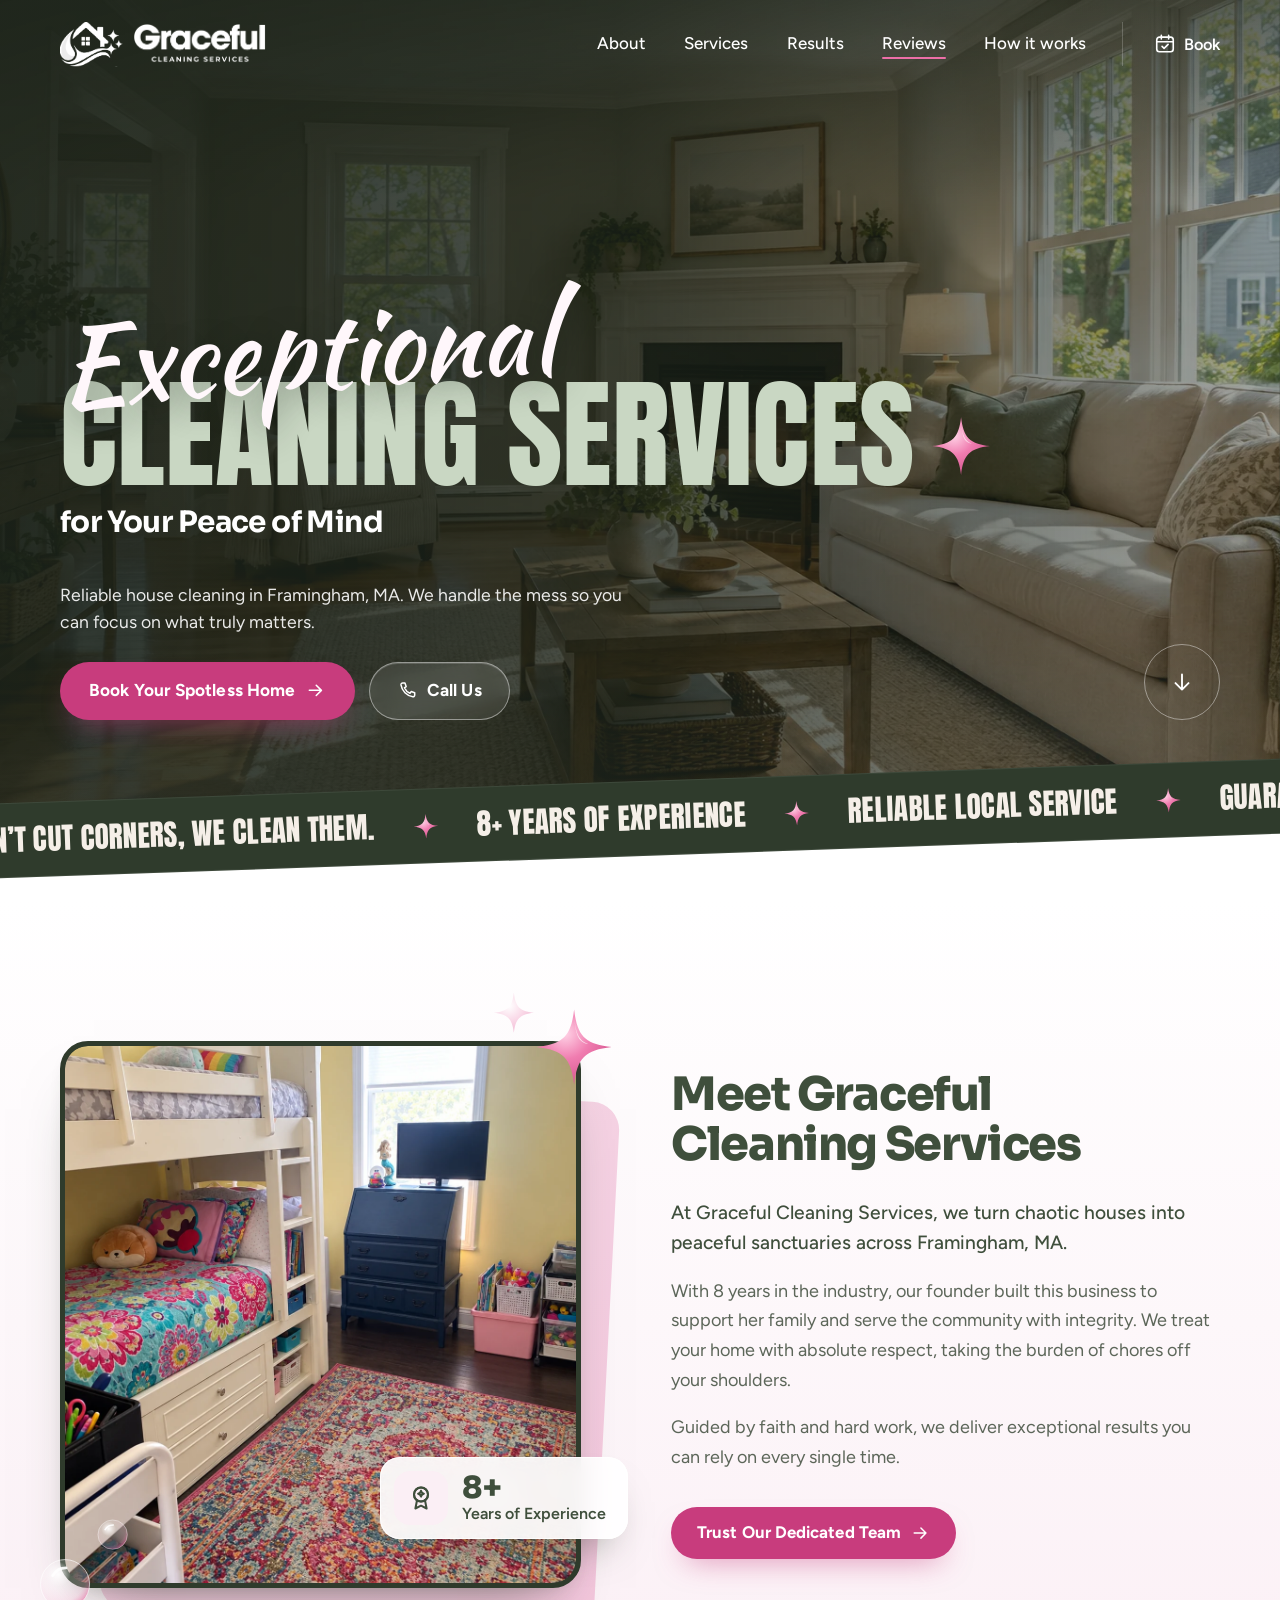
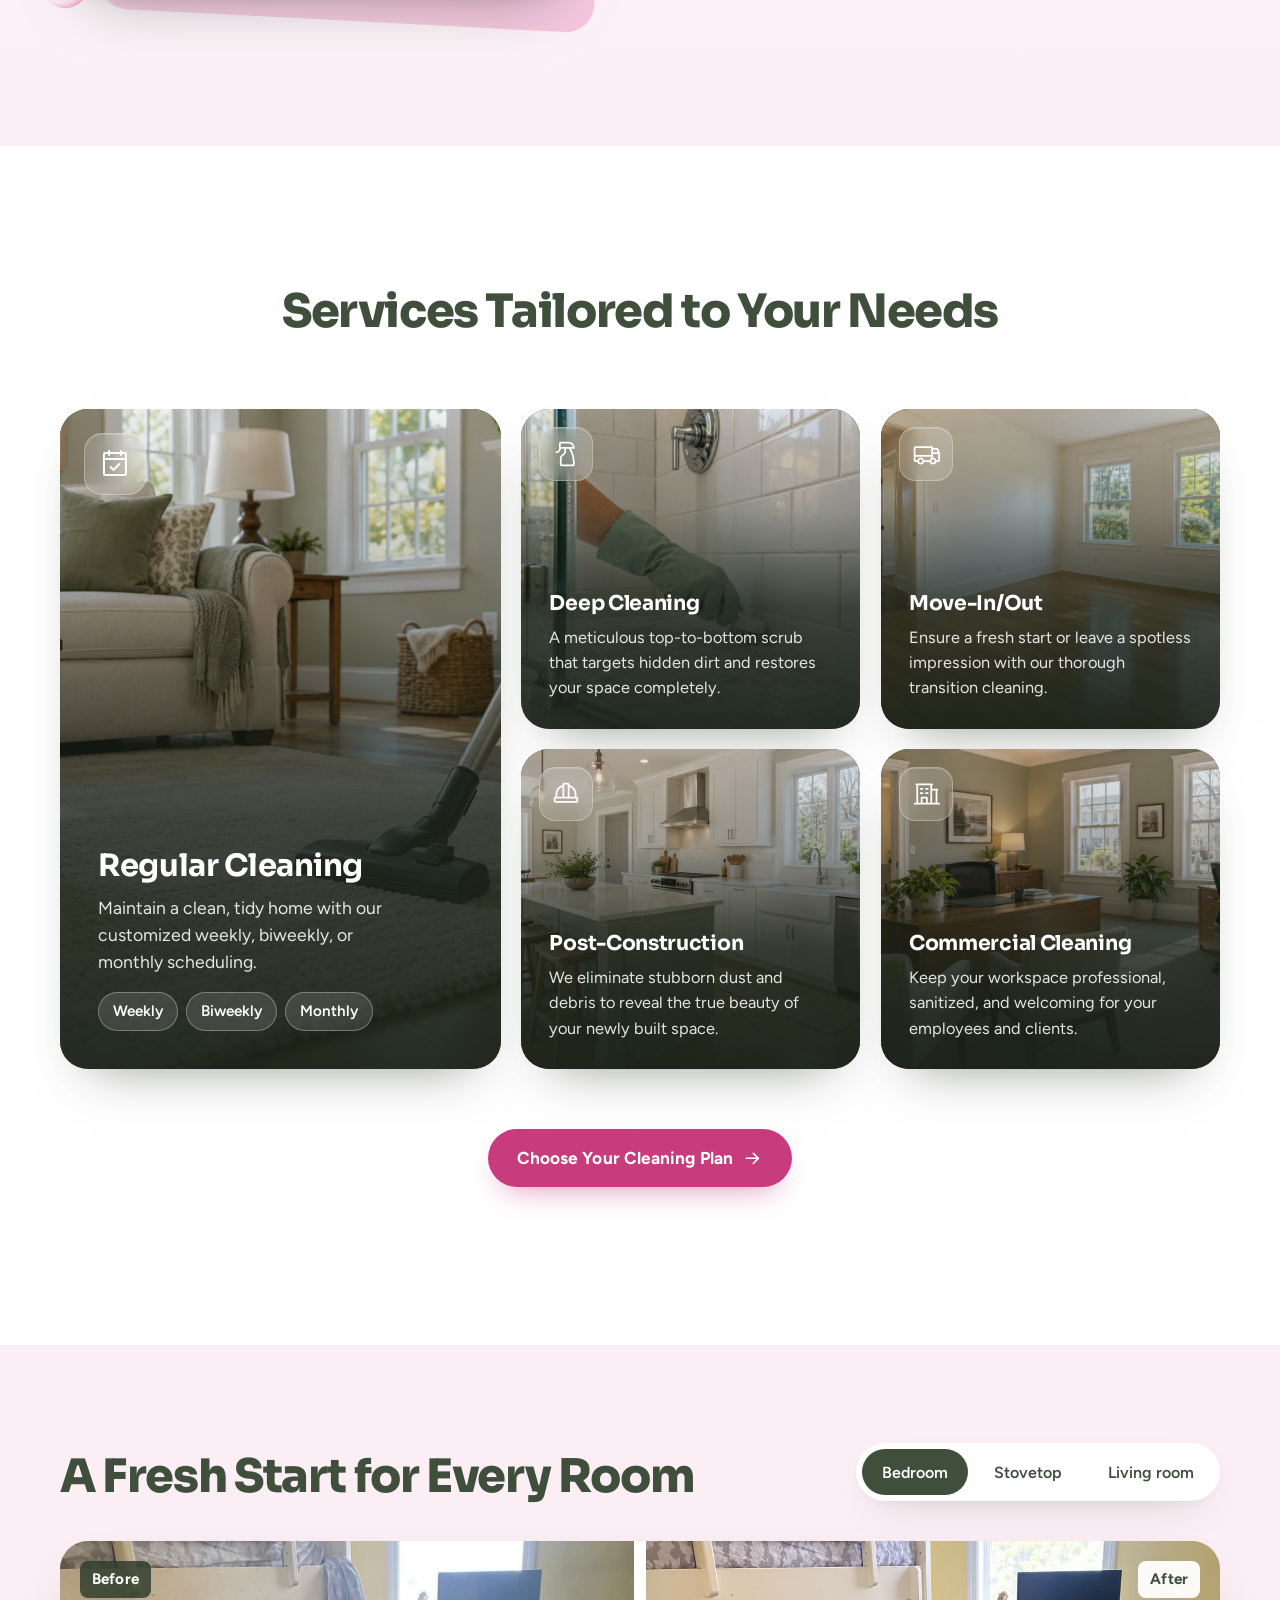
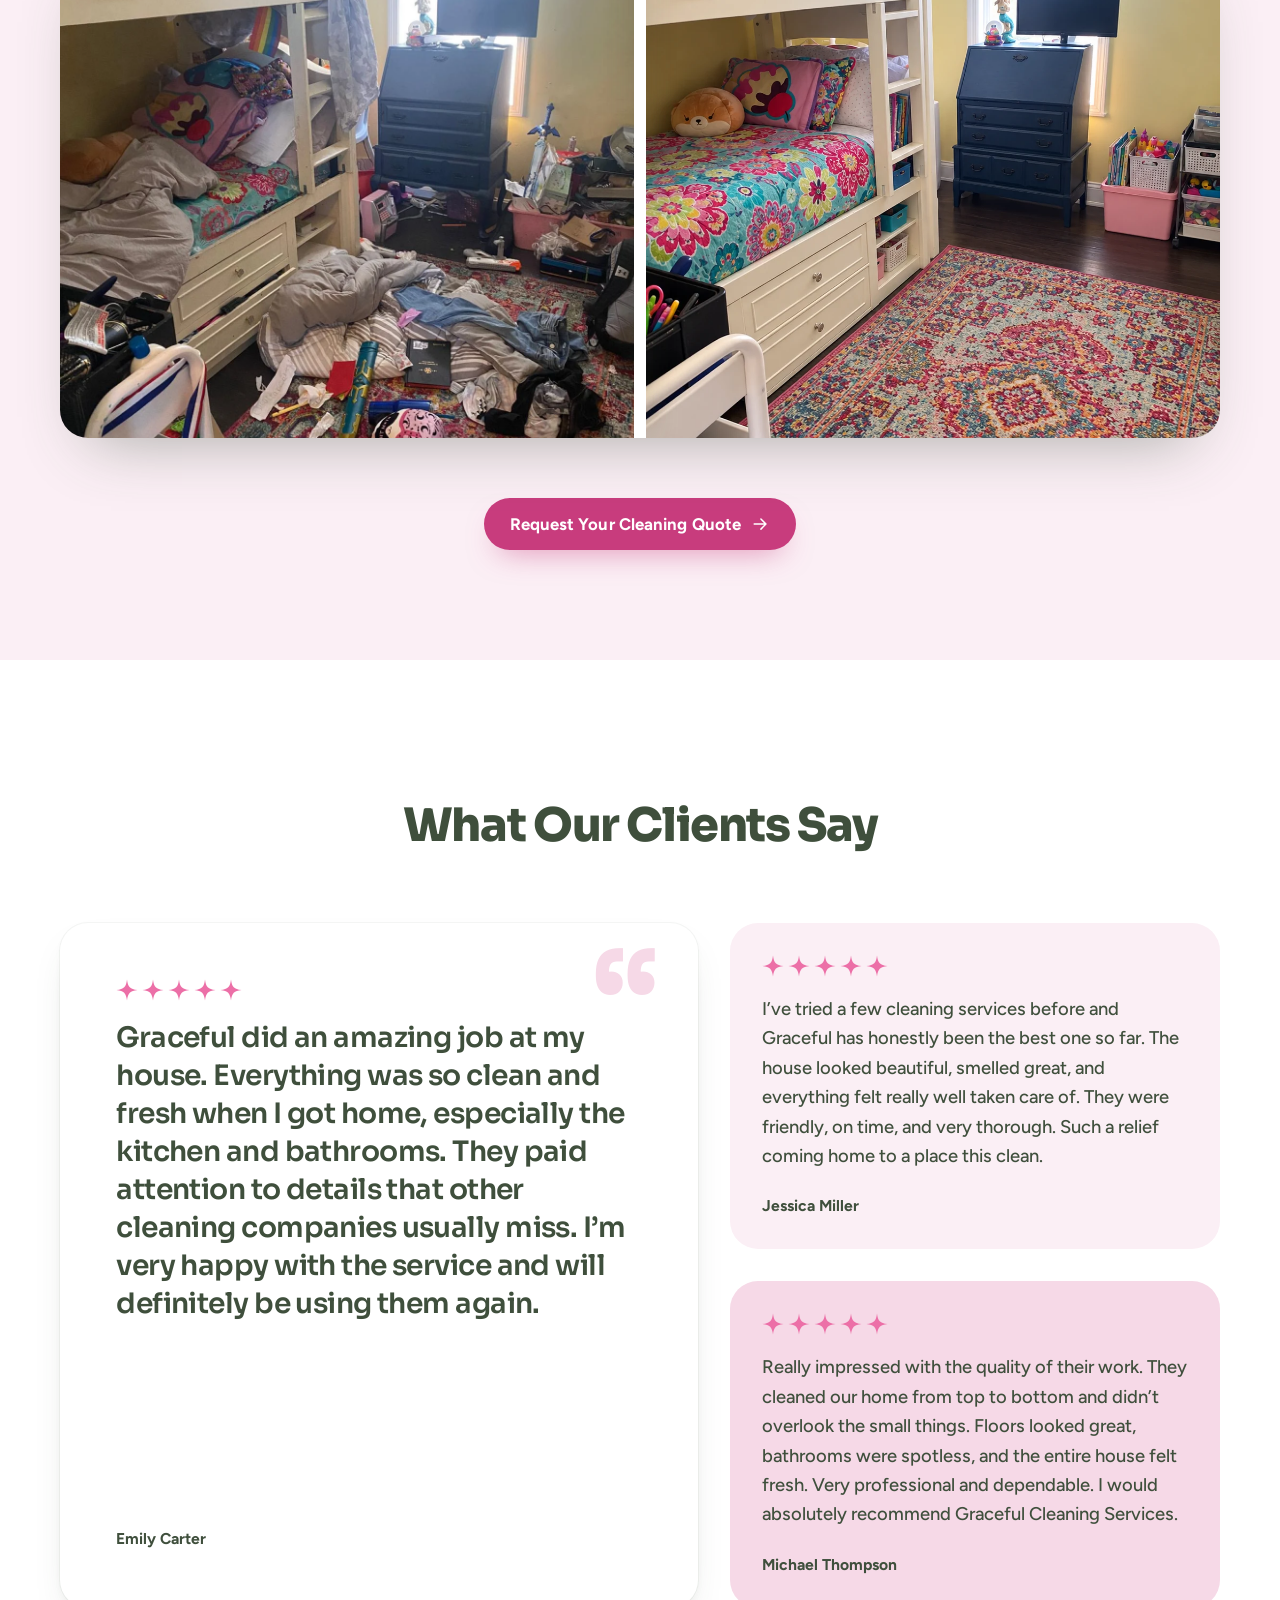
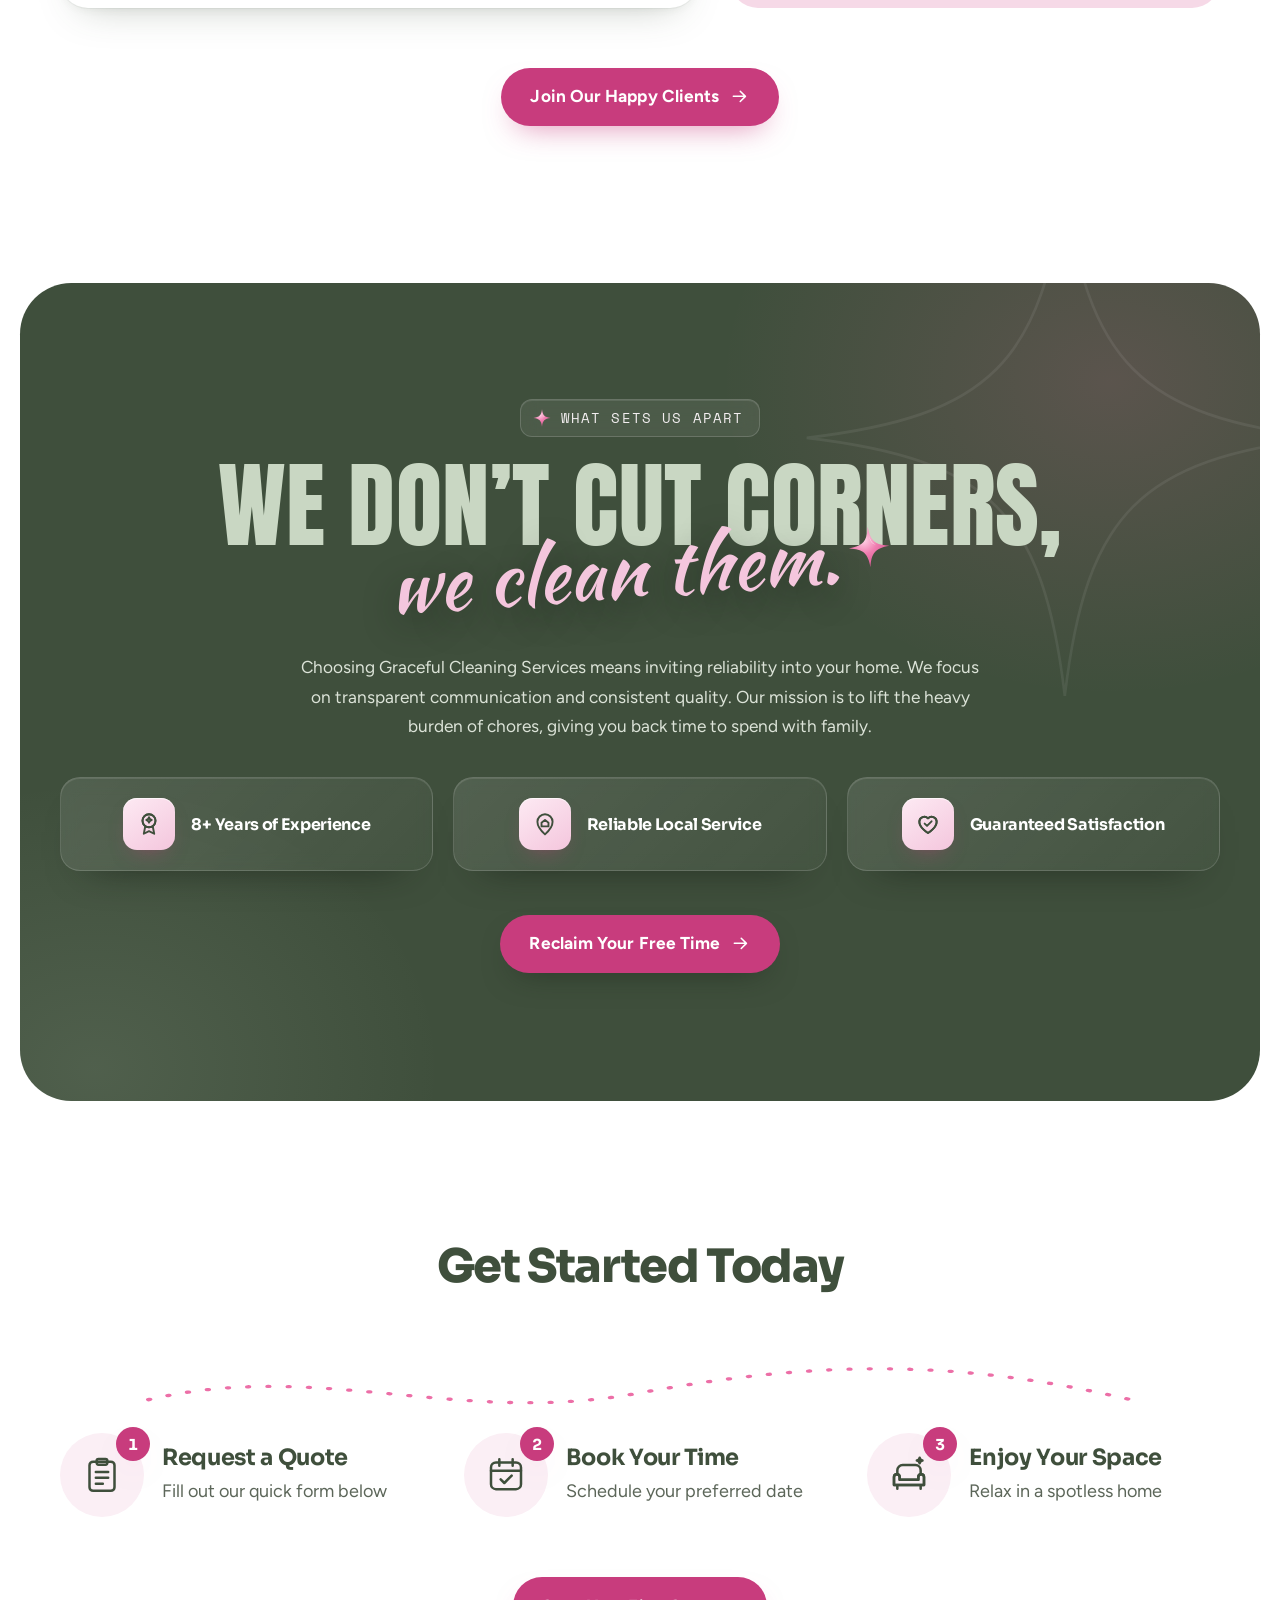
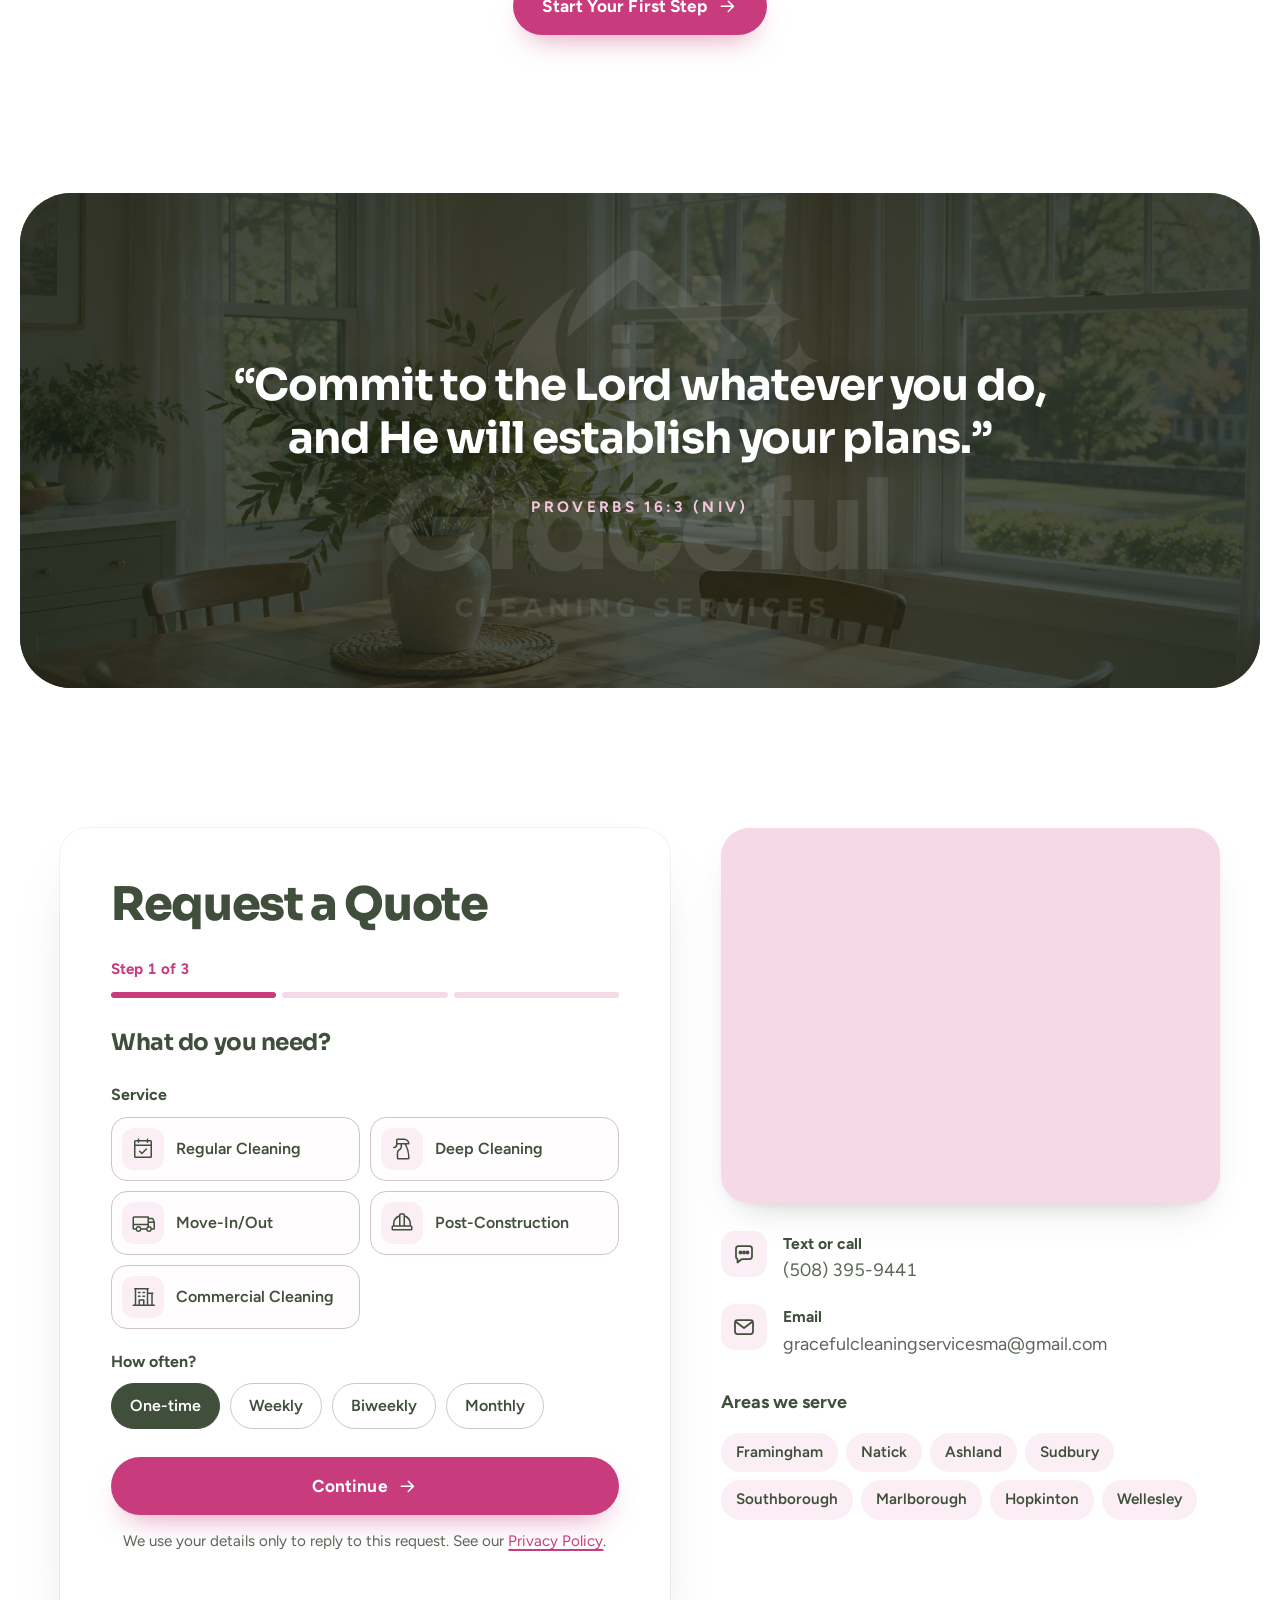
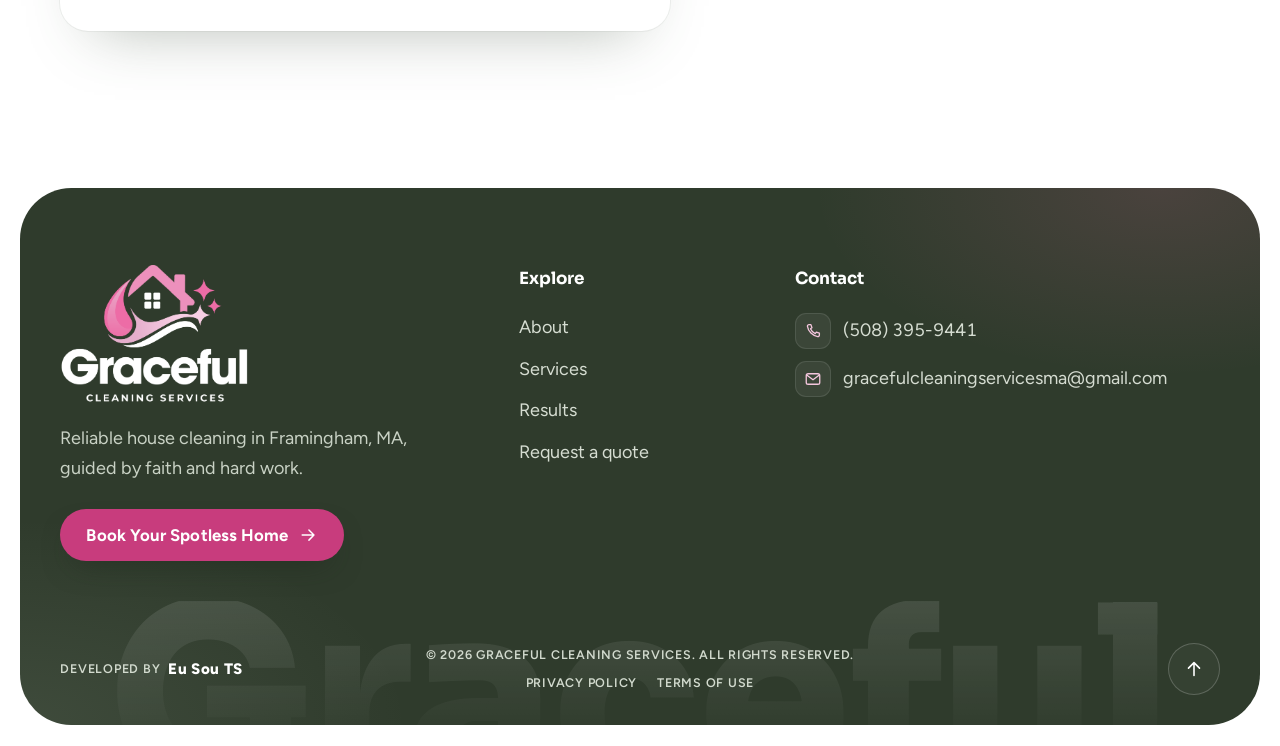
<file: index.html>
<!doctype html>
<html lang="en">
<head>
  <meta charset="utf-8">
  <meta name="viewport" content="width=device-width, initial-scale=1">
  <title>Graceful Cleaning Services | House Cleaning in Framingham, MA</title>
  <meta name="description" content="Reliable house cleaning in Framingham, MA. Regular, deep, move-in/out, post-construction and commercial cleaning. 8+ years of experience. Text (508) 395-9441.">
  <meta name="theme-color" content="#3F4F3C">
  <!-- Production domain: gracefulcleaningservicesma.com (canonical, og:url, og:image, twitter:image, sitemap, robots, llms) -->
  <link rel="canonical" href="https://gracefulcleaningservicesma.com/">
  <link rel="icon" href="assets/logo/favicon-48.png" type="image/png" sizes="48x48">
  <link rel="icon" href="assets/logo/icon-192.png" type="image/png" sizes="192x192">
  <link rel="icon" href="favicon.ico" sizes="any">
  <link rel="apple-touch-icon" href="assets/logo/apple-touch-icon.png">
  <link rel="manifest" href="site.webmanifest">
  <meta property="og:type" content="website">
  <meta property="og:locale" content="en_US">
  <meta property="og:site_name" content="Graceful Cleaning Services">
  <meta property="og:url" content="https://gracefulcleaningservicesma.com/">
  <meta property="og:title" content="Graceful Cleaning Services | House Cleaning in Framingham, MA">
  <meta property="og:description" content="Exceptional cleaning services for your peace of mind. Reliable house cleaning in Framingham, MA.">
  <meta property="og:image" content="https://gracefulcleaningservicesma.com/assets/img/og-image.webp">
  <meta property="og:image:type" content="image/webp">
  <meta property="og:image:width" content="1200">
  <meta property="og:image:height" content="630">
  <meta property="og:image:alt" content="Graceful Cleaning Services logo">
  <meta name="twitter:card" content="summary_large_image">
  <meta name="twitter:title" content="Graceful Cleaning Services | House Cleaning in Framingham, MA">
  <meta name="twitter:description" content="Exceptional cleaning services for your peace of mind. Reliable house cleaning in Framingham, MA.">
  <meta name="twitter:image" content="https://gracefulcleaningservicesma.com/assets/img/og-image.webp">
  <script>document.documentElement.classList.add('js');</script>
  <link rel="preconnect" href="https://fonts.googleapis.com">
  <link rel="preconnect" href="https://fonts.gstatic.com" crossorigin>
  <link href="https://fonts.googleapis.com/css2?family=Anton&family=Figtree:ital,wght@0,400;0,500;0,600;0,700;1,500&family=Kaushan+Script&family=Sora:wght@600;700;800&family=Space+Mono&display=swap" rel="stylesheet">
  <link rel="stylesheet" href="assets/css/styles.css?v=2026-10-15-about">
  <script type="application/ld+json">
  {
    "@context": "https://schema.org",
    "@type": "HouseCleaningService",
    "name": "Graceful Cleaning Services",
    "url": "https://gracefulcleaningservicesma.com/",
    "image": "https://gracefulcleaningservicesma.com/assets/img/og-image.webp",
    "logo": "https://gracefulcleaningservicesma.com/assets/logo/icon-512.png",
    "telephone": "+1-508-395-9441",
    "email": "gracefulcleaningservicesma@gmail.com",
    "address": {"@type": "PostalAddress", "streetAddress": "2 Universal St", "addressLocality": "Framingham", "addressRegion": "MA", "postalCode": "01702", "addressCountry": "US"},
    "openingHoursSpecification": [{"@type": "OpeningHoursSpecification", "dayOfWeek": ["Monday","Tuesday","Wednesday","Thursday","Friday","Saturday"], "opens": "08:00", "closes": "17:00"}],
    "areaServed": ["Framingham","Natick","Ashland","Sudbury","Southborough","Marlborough","Hopkinton","Wellesley"]
  }
  </script>
</head>
<body>

<!-- Shared 3D brand elements + icon set -->
<svg class="sprite" aria-hidden="true" focusable="false">
  <defs>
    <linearGradient id="g-pink" x1="0" y1="0" x2="0.4" y2="1">
      <stop offset="0" stop-color="#F6A9CB"/>
      <stop offset=".55" stop-color="#EC6FA7"/>
      <stop offset="1" stop-color="#CF4C88"/>
    </linearGradient>
    <linearGradient id="g-roof" x1="0" y1="0" x2="1" y2="1">
      <stop offset="0" stop-color="#F4A6C8"/>
      <stop offset=".6" stop-color="#EE8EB9"/>
      <stop offset="1" stop-color="#E2679F"/>
    </linearGradient>
    <linearGradient id="g-swoosh" x1="0" y1="0" x2="1" y2="0">
      <stop offset="0" stop-color="#E7A5C7"/>
      <stop offset=".55" stop-color="#F2C3DA"/>
      <stop offset="1" stop-color="#FBE3EE"/>
    </linearGradient>
    <linearGradient id="g-forest" x1="0" y1="0" x2="1" y2="1">
      <stop offset="0" stop-color="#55684F"/>
      <stop offset="1" stop-color="#34422F"/>
    </linearGradient>
    <radialGradient id="g-sparkle" cx=".38" cy=".32" r=".75">
      <stop offset="0" stop-color="#FFD3E6"/>
      <stop offset=".45" stop-color="#F07DB0"/>
      <stop offset="1" stop-color="#D2508B"/>
    </radialGradient>
    <radialGradient id="g-sparkle-soft" cx=".38" cy=".32" r=".8">
      <stop offset="0" stop-color="#FFFFFF"/>
      <stop offset=".5" stop-color="#F9D6E6"/>
      <stop offset="1" stop-color="#EFB3CF"/>
    </radialGradient>
    <radialGradient id="g-bubble" cx=".36" cy=".3" r=".72">
      <stop offset="0" stop-color="#FFFFFF" stop-opacity=".95"/>
      <stop offset=".35" stop-color="#FFFFFF" stop-opacity=".2"/>
      <stop offset=".8" stop-color="#F7C9DE" stop-opacity=".28"/>
      <stop offset="1" stop-color="#EC6FA7" stop-opacity=".55"/>
    </radialGradient>
    <linearGradient id="g-sweep" x1="0" y1="0" x2="1" y2="0">
      <stop offset="0" stop-color="#FFFFFF" stop-opacity="0"/>
      <stop offset=".5" stop-color="#FFFFFF" stop-opacity=".55"/>
      <stop offset="1" stop-color="#FFFFFF" stop-opacity="0"/>
    </linearGradient>
    <filter id="f-soft" x="-30%" y="-30%" width="160%" height="170%">
      <feDropShadow dx="0" dy="14" stdDeviation="14" flood-color="#9C3A6B" flood-opacity=".22"/>
    </filter>
    <filter id="f-blur" x="-50%" y="-50%" width="200%" height="200%"><feGaussianBlur stdDeviation="3"/></filter>
  </defs>

  <!-- 3D droplet (logo) -->
  <symbol id="droplet" viewBox="0 0 180 250">
    <g filter="url(#f-soft)">
      <path d="M160 6C100 46 14 124 14 178c0 40 32 66 74 66s76-28 76-70c0-36-40-58-30-110 4-24 14-42 26-58Z" fill="url(#g-pink)"/>
      <path d="M150 20C104 56 40 122 40 172c0 30 20 50 46 54-30-18-34-56-16-94 18-38 50-72 80-112Z" fill="#FFFFFF" opacity=".28"/>
      <ellipse cx="62" cy="168" rx="9" ry="22" transform="rotate(24 62 168)" fill="#FFFFFF" opacity=".75" filter="url(#f-blur)"/>
      <ellipse cx="128" cy="190" rx="20" ry="9" transform="rotate(-38 128 190)" fill="#B7406F" opacity=".25" filter="url(#f-blur)"/>
    </g>
  </symbol>

  <!-- 3D sparkle (logo) -->
  <symbol id="sparkle" viewBox="-50 -50 100 100">
    <path d="M0-48C4-14 14-4 48 0 14 4 4 14 0 48-4 14-14 4-48 0-14-4-4-14 0-48Z" fill="url(#g-sparkle)"/>
    <path d="M0-40C2-14 8-8 18-4 6-6 2-14 0-40Z" fill="#FFFFFF" opacity=".7"/>
  </symbol>
  <symbol id="sparkle-soft" viewBox="-50 -50 100 100">
    <path d="M0-48C4-14 14-4 48 0 14 4 4 14 0 48-4 14-14 4-48 0-14-4-4-14 0-48Z" fill="url(#g-sparkle-soft)"/>
  </symbol>

  <!-- soap bubble -->
  <symbol id="bubble" viewBox="0 0 100 100">
    <circle cx="50" cy="50" r="47" fill="url(#g-bubble)" stroke="#FFFFFF" stroke-opacity=".8" stroke-width="1.5"/>
    <path d="M26 34c6-10 16-15 26-15" stroke="#FFFFFF" stroke-width="5" stroke-linecap="round" fill="none" opacity=".9"/>
  </symbol>

  <!-- logo swoosh -->
  <symbol id="swoosh" viewBox="0 0 640 150">
    <path d="M8 40C110 120 250 112 372 66 464 32 544 22 632 46 552 50 470 70 380 110 270 158 96 160 8 40Z" fill="url(#g-swoosh)"/>
    <path d="M170 130C300 132 400 66 486 52 556 42 604 64 628 104 590 84 540 80 486 92 396 112 300 162 170 130Z" fill="url(#g-forest)"/>
  </symbol>

  <!-- Icons: duotone line, 24px grid, 1.75 stroke, rounded -->
  <symbol id="i-regular" viewBox="0 0 256 256"><!-- Phosphor Icons (MIT): calendar-check duotone --><path class="duo" d="M216,48V88H40V48a8,8,0,0,1,8-8H208A8,8,0,0,1,216,48Z" opacity=".5" stroke="none"/><path d="M208,32H184V24a8,8,0,0,0-16,0v8H88V24a8,8,0,0,0-16,0v8H48A16,16,0,0,0,32,48V208a16,16,0,0,0,16,16H208a16,16,0,0,0,16-16V48A16,16,0,0,0,208,32ZM72,48v8a8,8,0,0,0,16,0V48h80v8a8,8,0,0,0,16,0V48h24V80H48V48ZM208,208H48V96H208V208Zm-38.34-85.66a8,8,0,0,1,0,11.32l-48,48a8,8,0,0,1-11.32,0l-24-24a8,8,0,0,1,11.32-11.32L116,164.69l42.34-42.35A8,8,0,0,1,169.66,122.34Z" fill="currentColor" stroke="none"/></symbol>
  <symbol id="i-deep" viewBox="0 0 256 256"><!-- Phosphor Icons (MIT): spray-bottle duotone --><path class="duo" d="M200,211.47V224a8,8,0,0,1-8,8H88a8,8,0,0,1-8-8V167.38a32,32,0,0,1,12-25l16-12.78a32,32,0,0,0,12-25V72h40A263.14,263.14,0,0,1,200,211.47Z" opacity=".5" stroke="none"/><path d="M200,80a8,8,0,0,0,8-8,56.06,56.06,0,0,0-56-56H80A16,16,0,0,0,64,32V80a24,24,0,0,1-24,24,8,8,0,0,0,0,16A40,40,0,0,0,80,80h32v24.62a23.87,23.87,0,0,1-9,18.74L87,136.15a39.79,39.79,0,0,0-15,31.23V224a16,16,0,0,0,16,16H192a16,16,0,0,0,16-16V211.47A270.88,270.88,0,0,0,174,80ZM80,32h72a40.08,40.08,0,0,1,39.2,32H80ZM192,211.47V224H88V167.38a23.87,23.87,0,0,1,9-18.74l16-12.79a39.79,39.79,0,0,0,15-31.23V80h27.52A254.86,254.86,0,0,1,192,211.47Z" fill="currentColor" stroke="none"/></symbol>
  <symbol id="i-move" viewBox="0 0 256 256"><!-- Phosphor Icons (MIT): truck duotone --><path class="duo" d="M248,120v64a8,8,0,0,1-8,8H216a24,24,0,0,0-48,0H104a24,24,0,0,0-48,0H32a8,8,0,0,1-8-8V144H184V120Z" opacity=".5" stroke="none"/><path d="M255.42,117l-14-35A15.93,15.93,0,0,0,226.58,72H192V64a8,8,0,0,0-8-8H32A16,16,0,0,0,16,72V184a16,16,0,0,0,16,16H49a32,32,0,0,0,62,0h50a32,32,0,0,0,62,0h17a16,16,0,0,0,16-16V120A7.94,7.94,0,0,0,255.42,117ZM192,88h34.58l9.6,24H192ZM32,72H176v64H32ZM80,208a16,16,0,1,1,16-16A16,16,0,0,1,80,208Zm81-24H111a32,32,0,0,0-62,0H32V152H176v12.31A32.11,32.11,0,0,0,161,184Zm31,24a16,16,0,1,1,16-16A16,16,0,0,1,192,208Zm48-24H223a32.06,32.06,0,0,0-31-24V128h48Z" fill="currentColor" stroke="none"/></symbol>
  <symbol id="i-construction" viewBox="0 0 256 256"><!-- Phosphor Icons (MIT): hard-hat duotone --><path class="duo" d="M104,51.31V160H40V136A88,88,0,0,1,104,51.31Zm48,0V160h64V136A88,88,0,0,0,152,51.31Z" opacity=".5" stroke="none"/><path d="M224,152V136a96.37,96.37,0,0,0-64-90.51V40a16,16,0,0,0-16-16H112A16,16,0,0,0,96,40v5.49A96.37,96.37,0,0,0,32,136v16a16,16,0,0,0-16,16v24a16,16,0,0,0,16,16H224a16,16,0,0,0,16-16V168A16,16,0,0,0,224,152Zm-16-16v16H160V62.67A80.36,80.36,0,0,1,208,136ZM144,40V152H112V40ZM48,136A80.36,80.36,0,0,1,96,62.67V152H48Zm176,56H32V168H224v24Z" fill="currentColor" stroke="none"/></symbol>
  <symbol id="i-commercial" viewBox="0 0 256 256"><!-- Phosphor Icons (MIT): building-office duotone --><path class="duo" d="M176,40V216H136V160H88v56H48V40Z" opacity=".5" stroke="none"/><path d="M248,208H232V96a8,8,0,0,0,0-16H184V48a8,8,0,0,0,0-16H40a8,8,0,0,0,0,16V208H24a8,8,0,0,0,0,16H248a8,8,0,0,0,0-16ZM216,96V208H184V96ZM56,48H168V208H144V160a8,8,0,0,0-8-8H88a8,8,0,0,0-8,8v48H56Zm72,160H96V168h32ZM72,80a8,8,0,0,1,8-8H96a8,8,0,0,1,0,16H80A8,8,0,0,1,72,80Zm48,0a8,8,0,0,1,8-8h16a8,8,0,0,1,0,16H128A8,8,0,0,1,120,80ZM72,120a8,8,0,0,1,8-8H96a8,8,0,0,1,0,16H80A8,8,0,0,1,72,120Zm48,0a8,8,0,0,1,8-8h16a8,8,0,0,1,0,16H128A8,8,0,0,1,120,120Z" fill="currentColor" stroke="none"/></symbol>
  <symbol id="i-award" viewBox="0 0 24 24"><circle class="duo-soft" cx="12" cy="9" r="6"/><circle cx="12" cy="9" r="6"/><path d="M8.6 13.9 7.2 21l4.8-2.4 4.8 2.4-1.4-7.1"/><path class="duo" d="M12 5.8c.3 1.6.9 2.2 2.5 2.5-1.6.3-2.2.9-2.5 2.5-.3-1.6-.9-2.2-2.5-2.5 1.6-.3 2.2-.9 2.5-2.5Z"/></symbol>
  <symbol id="i-local" viewBox="0 0 24 24"><path d="M12 21.6s-7-6.1-7-11.6a7 7 0 0 1 14 0c0 5.5-7 11.6-7 11.6Z"/><path class="duo" d="M8.8 10.9 12 8.2l3.2 2.7v3.3H8.8Z"/></symbol>
  <symbol id="i-satisfaction" viewBox="0 0 24 24"><path class="duo-soft" d="M12 20.3s-8-4.7-8-10.4a4.6 4.6 0 0 1 8-3.1 4.6 4.6 0 0 1 8 3.1c0 5.7-8 10.4-8 10.4Z"/><path d="M12 20.3s-8-4.7-8-10.4a4.6 4.6 0 0 1 8-3.1 4.6 4.6 0 0 1 8 3.1c0 5.7-8 10.4-8 10.4Z"/><path class="duo-stroke" d="m8.9 11.6 2.2 2.2 4.2-4.3"/></symbol>
  <symbol id="i-quote" viewBox="0 0 24 24"><rect x="4.5" y="4" width="15" height="17.5" rx="2.2"/><rect class="duo" x="8.8" y="2.4" width="6.4" height="3.4" rx="1.1"/><path d="M8.3 10.2h7.4M8.3 13.7h7.4M8.3 17.2h4.2"/></symbol>
  <symbol id="i-book" viewBox="0 0 24 24"><rect x="3" y="4.5" width="18" height="16" rx="3"/><path d="M3 9.5h18M8 2.5v4M16 2.5v4"/><path class="duo-stroke" d="m8.8 14.6 2.2 2.2 4.4-4.4"/></symbol>
  <symbol id="i-enjoy" viewBox="0 0 24 24"><path d="M5 11.5V9.2A3.2 3.2 0 0 1 8.2 6h7.6A3.2 3.2 0 0 1 19 9.2v2.3"/><path class="duo-soft" d="M3 13.2a1.7 1.7 0 0 1 3.4 0v1.6h11.2v-1.6a1.7 1.7 0 0 1 3.4 0V18H3Z"/><path d="M3 13.2a1.7 1.7 0 0 1 3.4 0v1.6h11.2v-1.6a1.7 1.7 0 0 1 3.4 0V18H3ZM5 18v2.2M19 18v2.2"/><path class="duo" d="M18.4 1.6c.2 1.1.6 1.5 1.7 1.7-1.1.2-1.5.6-1.7 1.7-.2-1.1-.6-1.5-1.7-1.7 1.1-.2 1.5-.6 1.7-1.7Z"/></symbol>
  <symbol id="i-phone" viewBox="0 0 24 24"><path d="M6.6 3.5h2.6l1.4 4.1-2 1.4a12.5 12.5 0 0 0 6.4 6.4l1.4-2 4.1 1.4v2.6a2 2 0 0 1-2.2 2A16.5 16.5 0 0 1 4.6 5.7a2 2 0 0 1 2-2.2Z"/></symbol>
  <symbol id="i-text" viewBox="0 0 24 24"><path d="M4 6.5A2.5 2.5 0 0 1 6.5 4h11A2.5 2.5 0 0 1 20 6.5v8a2.5 2.5 0 0 1-2.5 2.5H10l-4.5 3.5V17A2.5 2.5 0 0 1 4 14.5Z"/><circle class="duo" cx="8.5" cy="10.5" r="1.1"/><circle class="duo" cx="12" cy="10.5" r="1.1"/><circle class="duo" cx="15.5" cy="10.5" r="1.1"/></symbol>
  <symbol id="i-mail" viewBox="0 0 24 24"><rect x="3" y="5" width="18" height="14" rx="2.5"/><path d="m4 7 8 6 8-6"/></symbol>
  <symbol id="i-clock" viewBox="0 0 24 24"><circle cx="12" cy="12" r="8.8"/><path d="M12 7.2V12l3.2 2"/></symbol>
  <symbol id="i-pin" viewBox="0 0 24 24"><path d="M12 21.6s-7-6.1-7-11.6a7 7 0 0 1 14 0c0 5.5-7 11.6-7 11.6Z"/><circle cx="12" cy="10" r="2.5"/></symbol>
  <symbol id="i-arrow" viewBox="0 0 24 24"><path d="M5 12h14M13 6l6 6-6 6"/></symbol>
  <symbol id="i-menu" viewBox="0 0 24 24"><path d="M4 7h16M4 12h16M4 17h10"/></symbol>
  <symbol id="i-close" viewBox="0 0 24 24"><path d="M6 6l12 12M18 6 6 18"/></symbol>
  <symbol id="i-star" viewBox="-50 -50 100 100"><path d="M0-48C4-14 14-4 48 0 14 4 4 14 0 48-4 14-14 4-48 0-14-4-4-14 0-48Z"/></symbol>
</svg>

<a class="skip" href="#main">Skip to content</a>

<header class="site-header" data-header>
  <div class="wrap header-inner">
    <a href="#top" class="logo" aria-label="Graceful Cleaning Services, back to top">
      <span class="logo-mark" aria-hidden="true"></span>
      <span class="logo-word" aria-hidden="true"></span>
    </a>
    <nav class="nav" id="nav" aria-label="Main" data-nav>
      <ul>
        <li><a href="#about">About</a></li>
        <li><a href="#services">Services</a></li>
        <li><a href="#results">Results</a></li>
        <li><a href="#reviews">Reviews</a></li>
        <li><a href="#how">How it works</a></li>
        <li class="nav-cta-mobile"><a href="#contact" class="btn btn-primary">Book your spotless home</a></li>
      </ul>
    </nav>
    <div class="header-actions">
      <a class="header-text" href="#contact"><svg class="ic" aria-hidden="true"><use href="#i-book"/></svg><span>Book</span></a>
      <button class="menu-toggle" type="button" aria-expanded="false" aria-controls="nav" aria-label="Open menu" data-menu>
        <svg class="ic ic-open" aria-hidden="true"><use href="#i-menu"/></svg>
        <svg class="ic ic-close" aria-hidden="true"><use href="#i-close"/></svg>
      </button>
    </div>
  </div>
</header>

<main id="main">

  <!-- HERO -->
  <section class="hero" id="top">
    <!-- REPLACE: hero photo with the final image sourced from Magnific -->
    <div class="hero-media" aria-hidden="true">
      <img src="assets/img/hero-living-room.webp" alt="" width="1536" height="1024" fetchpriority="high">
    </div>

    <div class="wrap hero-stage">
      <h1 class="hero-title" data-reveal>
        <span class="ht-script">Exceptional</span>
        <span class="ht-big">Cleaning Services<svg class="ht-spark" aria-hidden="true"><use href="#sparkle"/></svg></span>
        <span class="ht-tail">for Your Peace of Mind</span>
      </h1>
    </div>

    <div class="wrap hero-intro">
      <div class="hero-intro-copy">
        <p class="hero-lead">Reliable house cleaning in Framingham, MA. We handle the mess so you can focus on what truly matters.</p>
        <div class="cta-row">
          <a href="#contact" class="btn btn-primary btn-lg">Book your spotless home <svg class="ic" aria-hidden="true"><use href="#i-arrow"/></svg></a>
          <a href="tel:+15083959441" class="btn btn-glass btn-lg" aria-label="Call us at (508) 395-9441"><svg class="ic" aria-hidden="true"><use href="#i-phone"/></svg> Call us</a>
        </div>
      </div>
      <a class="scroll-cue" href="#about" aria-label="Scroll to About us"><svg class="ic" aria-hidden="true"><use href="#i-arrow"/></svg></a>
    </div>

    <div class="marquee" aria-hidden="true">
      <div class="marquee-track">
        <span>We don’t cut corners, we clean them.</span><svg><use href="#sparkle"/></svg>
        <span>8+ Years of Experience</span><svg><use href="#sparkle"/></svg>
        <span>Reliable Local Service</span><svg><use href="#sparkle"/></svg>
        <span>Guaranteed Satisfaction</span><svg><use href="#sparkle"/></svg>
        <span>We don’t cut corners, we clean them.</span><svg><use href="#sparkle"/></svg>
        <span>8+ Years of Experience</span><svg><use href="#sparkle"/></svg>
        <span>Reliable Local Service</span><svg><use href="#sparkle"/></svg>
        <span>Guaranteed Satisfaction</span><svg><use href="#sparkle"/></svg>
        <span>We don’t cut corners, we clean them.</span><svg><use href="#sparkle"/></svg>
        <span>8+ Years of Experience</span><svg><use href="#sparkle"/></svg>
        <span>Reliable Local Service</span><svg><use href="#sparkle"/></svg>
        <span>Guaranteed Satisfaction</span><svg><use href="#sparkle"/></svg>
        <span>We don’t cut corners, we clean them.</span><svg><use href="#sparkle"/></svg>
        <span>8+ Years of Experience</span><svg><use href="#sparkle"/></svg>
        <span>Reliable Local Service</span><svg><use href="#sparkle"/></svg>
        <span>Guaranteed Satisfaction</span><svg><use href="#sparkle"/></svg>
      </div>
    </div>
  </section>

  <!-- ABOUT -->
  <section class="about section" id="about">
    <div class="wrap about-grid">
      <figure class="about-photo">
        <!-- Bedroom "after" from the results section; not a portrait of the owner. -->
        <div class="photo-card">
          <img src="assets/img/result-bedroom-after.webp" alt="A tidy bedroom with neatly made bunk beds, a clear floor and a patterned rug" loading="lazy" width="1086" height="1448">
        </div>
        <svg class="about-spark s1" aria-hidden="true"><use href="#sparkle"/></svg>
        <svg class="about-spark s2" aria-hidden="true"><use href="#sparkle-soft"/></svg>
        <svg class="about-bubble b1" aria-hidden="true"><use href="#bubble"/></svg>
        <svg class="about-bubble b2" aria-hidden="true"><use href="#bubble"/></svg>
        <figcaption class="about-badge">
          <span class="about-badge-ic"><svg class="ic" aria-hidden="true"><use href="#i-award"/></svg></span>
          <span><b>8+</b> Years of Experience</span>
        </figcaption>
      </figure>
      <div class="about-copy" data-reveal>
        <h2>Meet Graceful Cleaning Services</h2>
        <p class="lead">At Graceful Cleaning Services, we turn chaotic houses into peaceful sanctuaries across Framingham, MA.</p>
        <p>With 8 years in the industry, our founder built this business to support her family and serve the community with integrity. We treat your home with absolute respect, taking the burden of chores off your shoulders.</p>
        <p>Guided by faith and hard work, we deliver exceptional results you can rely on every single time.</p>
        <a href="#contact" class="btn btn-primary">Trust our dedicated team <svg class="ic" aria-hidden="true"><use href="#i-arrow"/></svg></a>
      </div>
    </div>
  </section>

  <!-- SERVICES -->
  <section class="services section" id="services">
    <div class="wrap">
      <h2 class="title-center">Services Tailored to Your Needs</h2>

      <!-- AI-generated service illustrations inspired by MetroWest Massachusetts homes. -->
      <ul class="service-grid" data-reveal>
        <li class="service-card is-featured">
          <img src="assets/img/service-regular.webp" alt="Vacuuming a living room rug beside a cream sofa and oak floors" width="1200" height="800" loading="lazy">
          <span class="service-ic"><svg class="ic" aria-hidden="true"><use href="#i-regular"/></svg></span>
          <div class="service-body">
            <h3>Regular Cleaning</h3>
            <p>Maintain a clean, tidy home with our customized weekly, biweekly, or monthly scheduling.</p>
            <ul class="chips" aria-label="Frequencies">
              <li>Weekly</li><li>Biweekly</li><li>Monthly</li>
            </ul>
          </div>
        </li>
        <li class="service-card">
          <img src="assets/img/service-deep.webp" alt="A gloved hand scrubbing shower tile and grout with a small brush" width="1200" height="800" loading="lazy">
          <span class="service-ic"><svg class="ic" aria-hidden="true"><use href="#i-deep"/></svg></span>
          <div class="service-body">
            <h3>Deep Cleaning</h3>
            <p>A meticulous top-to-bottom scrub that targets hidden dirt and restores your space completely.</p>
          </div>
        </li>
        <li class="service-card">
          <img src="assets/img/service-move.webp" alt="A clean empty room with oak floors and moving boxes, ready for move-in" width="1200" height="800" loading="lazy">
          <span class="service-ic"><svg class="ic" aria-hidden="true"><use href="#i-move"/></svg></span>
          <div class="service-body">
            <h3>Move-In/Out</h3>
            <p>Ensure a fresh start or leave a spotless impression with our thorough transition cleaning.</p>
          </div>
        </li>
        <li class="service-card">
          <img src="assets/img/service-construction.webp" alt="A freshly cleaned remodeled kitchen with a wet-dry vacuum and microfiber cloths" width="1200" height="800" loading="lazy">
          <span class="service-ic"><svg class="ic" aria-hidden="true"><use href="#i-construction"/></svg></span>
          <div class="service-body">
            <h3>Post-Construction</h3>
            <p>We eliminate stubborn dust and debris to reveal the true beauty of your newly built space.</p>
          </div>
        </li>
        <li class="service-card">
          <img src="assets/img/service-commercial.webp" alt="An orderly small office with clean desks, carpet and traditional sash windows" width="1200" height="800" loading="lazy">
          <span class="service-ic"><svg class="ic" aria-hidden="true"><use href="#i-commercial"/></svg></span>
          <div class="service-body">
            <h3>Commercial Cleaning</h3>
            <p>Keep your workspace professional, sanitized, and welcoming for your employees and clients.</p>
          </div>
        </li>
      </ul>
      <div class="section-foot">
        <a href="#contact" class="btn btn-primary btn-lg">Choose your cleaning plan <svg class="ic" aria-hidden="true"><use href="#i-arrow"/></svg></a>
      </div>
    </div>
  </section>

  <!-- RESULTS -->
  <section class="results section" id="results">
    <div class="wrap">
      <div class="results-head">
        <h2>A Fresh Start for Every Room</h2>
        <div class="tabs" role="tablist" aria-label="Rooms">
          <button role="tab" aria-selected="true" data-room="bedroom">Bedroom</button>
          <button role="tab" aria-selected="false" data-room="stovetop" tabindex="-1">Stovetop</button>
          <button role="tab" aria-selected="false" data-room="living" tabindex="-1">Living room</button>
        </div>
      </div>

      <div class="compare is-split" data-compare data-room="bedroom">
        <img class="compare-after" src="assets/img/result-bedroom-after.webp" alt="Bedroom after organizing, with neatly made bunk beds and a clear floor" width="1086" height="1448" loading="lazy" data-after>
        <div class="compare-before" aria-hidden="true">
          <img src="assets/img/result-bedroom-before.webp" alt="" width="1200" height="1600" loading="lazy" data-before>
        </div>
        <span class="tag tag-before">Before</span>
        <span class="tag tag-after">After</span>
        <div class="mullion" aria-hidden="true">
          <span class="grip"><svg viewBox="0 0 100 100"><use href="#i-star"/></svg></span>
        </div>
        <input class="compare-range" type="range" min="0" max="100" value="50" aria-label="Drag to compare before and after cleaning" data-range hidden>
      </div>
      <div class="section-foot">
        <a href="#contact" class="btn btn-primary">Request your cleaning quote <svg class="ic" aria-hidden="true"><use href="#i-arrow"/></svg></a>
      </div>
    </div>
  </section>

  <!-- REVIEWS -->
  <section class="reviews section" id="reviews">
    <div class="wrap">
      <h2 class="title-center">What Our Clients Say</h2>
      <!-- Client reviews supplied by the agency on 2026-10-07 (all 5 stars). r1 is the featured quote. -->
      <div class="review-grid" data-reveal>
        <figure class="review r1">
          <div class="stars" role="img" aria-label="5 out of 5 stars"><svg aria-hidden="true"><use href="#i-star"/></svg><svg aria-hidden="true"><use href="#i-star"/></svg><svg aria-hidden="true"><use href="#i-star"/></svg><svg aria-hidden="true"><use href="#i-star"/></svg><svg aria-hidden="true"><use href="#i-star"/></svg></div>
          <blockquote><p>Graceful did an amazing job at my house. Everything was so clean and fresh when I got home, especially the kitchen and bathrooms. They paid attention to details that other cleaning companies usually miss. I’m very happy with the service and will definitely be using them again.</p></blockquote>
          <figcaption><strong>Emily Carter</strong></figcaption>
        </figure>
        <figure class="review r2">
          <div class="stars" role="img" aria-label="5 out of 5 stars"><svg aria-hidden="true"><use href="#i-star"/></svg><svg aria-hidden="true"><use href="#i-star"/></svg><svg aria-hidden="true"><use href="#i-star"/></svg><svg aria-hidden="true"><use href="#i-star"/></svg><svg aria-hidden="true"><use href="#i-star"/></svg></div>
          <blockquote><p>I’ve tried a few cleaning services before and Graceful has honestly been the best one so far. The house looked beautiful, smelled great, and everything felt really well taken care of. They were friendly, on time, and very thorough. Such a relief coming home to a place this clean.</p></blockquote>
          <figcaption><strong>Jessica Miller</strong></figcaption>
        </figure>
        <figure class="review r3">
          <div class="stars" role="img" aria-label="5 out of 5 stars"><svg aria-hidden="true"><use href="#i-star"/></svg><svg aria-hidden="true"><use href="#i-star"/></svg><svg aria-hidden="true"><use href="#i-star"/></svg><svg aria-hidden="true"><use href="#i-star"/></svg><svg aria-hidden="true"><use href="#i-star"/></svg></div>
          <blockquote><p>Really impressed with the quality of their work. They cleaned our home from top to bottom and didn’t overlook the small things. Floors looked great, bathrooms were spotless, and the entire house felt fresh. Very professional and dependable. I would absolutely recommend Graceful Cleaning Services.</p></blockquote>
          <figcaption><strong>Michael Thompson</strong></figcaption>
        </figure>
      </div>
      <div class="section-foot">
        <a href="#contact" class="btn btn-primary btn-lg">Join our happy clients <svg class="ic" aria-hidden="true"><use href="#i-arrow"/></svg></a>
      </div>
    </div>
  </section>

  <!-- WHY CHOOSE US -->
  <section class="why" id="why">
    <svg class="why-star" viewBox="-50 -50 100 100" aria-hidden="true"><path d="M0-48C4-14 14-4 48 0 14 4 4 14 0 48-4 14-14 4-48 0-14-4-4-14 0-48Z"/></svg>
    <div class="wrap">
      <div class="why-top" data-reveal>
        <h2 class="why-label"><svg class="why-label-spark" aria-hidden="true"><use href="#sparkle"/></svg>What Sets Us Apart</h2>
        <p class="why-line">
          <span class="wl-big">We don’t cut corners,</span>
          <span class="wl-script">we clean them.<svg class="wl-spark" aria-hidden="true"><use href="#sparkle"/></svg></span>
        </p>
      </div>

      <div class="why-grid">
        <div class="why-copy">
          <p>Choosing Graceful Cleaning Services means inviting reliability into your home. We focus on transparent communication and consistent quality. Our mission is to lift the heavy burden of chores, giving you back time to spend with family.</p>
        </div>
        <ul class="why-list" data-reveal>
          <li><span class="why-ic"><svg class="ic" aria-hidden="true"><use href="#i-award"/></svg></span><span class="why-title">8+ Years of Experience</span></li>
          <li><span class="why-ic"><svg class="ic" aria-hidden="true"><use href="#i-local"/></svg></span><span class="why-title">Reliable Local Service</span></li>
          <li><span class="why-ic"><svg class="ic" aria-hidden="true"><use href="#i-satisfaction"/></svg></span><span class="why-title">Guaranteed Satisfaction</span></li>
        </ul>
      </div>
      <div class="section-foot">
        <a href="#contact" class="btn btn-primary btn-lg btn-on-dark">Reclaim your free time <svg class="ic" aria-hidden="true"><use href="#i-arrow"/></svg></a>
      </div>
    </div>
  </section>

  <!-- HOW IT WORKS -->
  <section class="how section" id="how">
    <div class="wrap">
      <h2 class="title-center">Get Started Today</h2>
      <div class="steps-wrap">
        <svg class="steps-path" viewBox="0 0 1000 120" preserveAspectRatio="none" aria-hidden="true">
          <path d="M40 70C200 10 330 110 500 60S800 10 960 70" fill="none" stroke="#EC6FA7" stroke-width="5" stroke-linecap="round" stroke-dasharray="1 18"/>
        </svg>
        <ol class="steps" data-reveal>
          <li class="step">
            <span class="step-pane"><svg class="ic" aria-hidden="true"><use href="#i-quote"/></svg><b>1</b></span>
            <h3>Request a Quote</h3>
            <p>Fill out our quick form below</p>
          </li>
          <li class="step">
            <span class="step-pane"><svg class="ic" aria-hidden="true"><use href="#i-book"/></svg><b>2</b></span>
            <h3>Book Your Time</h3>
            <p>Schedule your preferred date</p>
          </li>
          <li class="step">
            <span class="step-pane"><svg class="ic" aria-hidden="true"><use href="#i-enjoy"/></svg><b>3</b></span>
            <h3>Enjoy Your Space</h3>
            <p>Relax in a spotless home</p>
          </li>
        </ol>
      </div>
      <div class="section-foot">
        <a href="#contact" class="btn btn-primary btn-lg">Start your first step <svg class="ic" aria-hidden="true"><use href="#i-arrow"/></svg></a>
      </div>
    </div>
  </section>

  <!-- VERSE -->
  <section class="verse" aria-label="Our foundation">
    <!-- AI-generated New England dining nook. -->
    <img class="verse-bg" src="assets/img/verse-bg.webp" alt="" width="1536" height="1024" loading="lazy">
    <div class="wrap">
      <blockquote>
        <p>“Commit to the Lord whatever you do, and He will establish your plans.”</p>
        <cite>Proverbs 16:3 (NIV)</cite>
      </blockquote>
    </div>
  </section>

  <!-- CONTACT: FORM + MAP -->
  <section class="contact section" id="contact">
    <div class="wrap contact-grid">
      <div class="form-card">
        <h2>Request a Quote</h2>

        <!-- Web3Forms: set your access key below. Optional lead webhook: add data-lead-webhook="https://..." to the form. Spam guard: assets/js/antispam.js -->
        <form class="quote-form" id="form01" action="https://api.web3forms.com/submit" method="POST" novalidate data-form data-form-id="form01">
          <input type="hidden" name="access_key" value="YOUR_WEB3FORMS_ACCESS_KEY">
          <input type="hidden" name="subject" value="New quote request — Graceful Cleaning website">
          <input type="hidden" name="from_name" value="Graceful Cleaning website">
          <!-- Spam traps: hidden from people, filled by bots -->
          <input type="checkbox" name="botcheck" class="hp" tabindex="-1" autocomplete="off" aria-hidden="true" data-hp>
          <label class="hp" aria-hidden="true">Company website <input type="text" name="company_website" tabindex="-1" autocomplete="off" data-hp></label>

          <!-- Progress (shown once JS turns the form into steps) -->
          <div class="form-progress" data-progress hidden>
            <p class="step-count"><span data-step-count>Step 1 of 3</span></p>
            <div class="progress-bar" aria-hidden="true"><span></span><span></span><span></span></div>
          </div>

          <!-- Step 1: service + frequency -->
          <fieldset class="form-step" data-step>
            <legend class="step-title">What do you need?</legend>
            <div class="field" data-field="service">
              <p class="field-label" id="f-service-label">Service</p>
              <div class="svc-grid" role="radiogroup" aria-labelledby="f-service-label" aria-describedby="f-service-err">
                <label class="svc-tile"><input type="radio" name="service" value="Regular Cleaning" required><span class="box"><span class="svc-ic"><svg class="ic" aria-hidden="true"><use href="#i-regular"/></svg></span>Regular Cleaning</span></label>
                <label class="svc-tile"><input type="radio" name="service" value="Deep Cleaning"><span class="box"><span class="svc-ic"><svg class="ic" aria-hidden="true"><use href="#i-deep"/></svg></span>Deep Cleaning</span></label>
                <label class="svc-tile"><input type="radio" name="service" value="Move-In/Out"><span class="box"><span class="svc-ic"><svg class="ic" aria-hidden="true"><use href="#i-move"/></svg></span>Move-In/Out</span></label>
                <label class="svc-tile"><input type="radio" name="service" value="Post-Construction"><span class="box"><span class="svc-ic"><svg class="ic" aria-hidden="true"><use href="#i-construction"/></svg></span>Post-Construction</span></label>
                <label class="svc-tile"><input type="radio" name="service" value="Commercial Cleaning"><span class="box"><span class="svc-ic"><svg class="ic" aria-hidden="true"><use href="#i-commercial"/></svg></span>Commercial Cleaning</span></label>
              </div>
              <p class="err" id="f-service-err">Please choose a service.</p>
            </div>
            <fieldset class="field">
              <legend>How often?</legend>
              <div class="radio-chips">
                <label><input type="radio" name="frequency" value="One-time" checked><span>One-time</span></label>
                <label><input type="radio" name="frequency" value="Weekly"><span>Weekly</span></label>
                <label><input type="radio" name="frequency" value="Biweekly"><span>Biweekly</span></label>
                <label><input type="radio" name="frequency" value="Monthly"><span>Monthly</span></label>
              </div>
            </fieldset>
          </fieldset>

          <!-- Step 2: the home -->
          <fieldset class="form-step" data-step>
            <legend class="step-title">About your home</legend>
            <div class="field" data-field="town">
              <label for="f-town">Town or ZIP</label>
              <input id="f-town" name="town" type="text" autocomplete="postal-code" placeholder="Framingham, 01702" required aria-describedby="f-town-err">
              <p class="err" id="f-town-err">Please tell us where your home is.</p>
            </div>
            <div class="field">
              <label for="f-msg">Anything we should know? <span class="opt">optional</span></label>
              <textarea id="f-msg" name="message" rows="4" placeholder="Bedrooms, bathrooms, pets, best time to reach you…"></textarea>
            </div>
          </fieldset>

          <!-- Step 3: contact -->
          <fieldset class="form-step" data-step>
            <legend class="step-title">How can we reach you?</legend>
            <div class="field" data-field="name">
              <label for="f-name">Full name</label>
              <input id="f-name" name="name" type="text" autocomplete="name" required aria-describedby="f-name-err">
              <p class="err" id="f-name-err">Please enter your name.</p>
            </div>
            <div class="field-row">
              <div class="field" data-field="phone">
                <label for="f-phone">Phone</label>
                <input id="f-phone" name="phone" type="tel" autocomplete="tel" inputmode="tel" placeholder="(508) 555-0123" required aria-describedby="f-phone-err" data-phone>
                <p class="err" id="f-phone-err">Please enter a 10-digit phone number we can text.</p>
              </div>
              <div class="field" data-field="email">
                <label for="f-email">Email</label>
                <input id="f-email" name="email" type="email" autocomplete="email" placeholder="you@example.com" required aria-describedby="f-email-err">
                <p class="err" id="f-email-err">Please enter a valid email address.</p>
              </div>
            </div>
          </fieldset>

          <div class="step-nav">
            <button class="btn-back" type="button" data-back hidden><svg class="ic" aria-hidden="true"><use href="#i-arrow"/></svg>Back</button>
            <button class="btn btn-primary btn-lg step-next" type="button" data-next hidden>Continue <svg class="ic" aria-hidden="true"><use href="#i-arrow"/></svg></button>
            <button class="btn btn-primary btn-lg step-next" type="submit" data-submit>
              <span class="label" data-label>Request my quote</span>
            </button>
          </div>
          <!-- CONFIRM with client: privacy reassurance under the submit button -->
          <p class="form-privacy">We use your details only to reply to this request. See our <a href="privacy-policy.html">Privacy Policy</a>.</p>
          <p class="form-status" role="status" aria-live="polite" data-status></p>
          <p class="sr-only" aria-live="polite" data-announce></p>
        </form>

        <div class="form-success" hidden data-success tabindex="-1">
          <svg class="success-spark" aria-hidden="true"><use href="#sparkle"/></svg>
          <h3>Thank you. Your request is in.</h3>
          <p>We’ll text you shortly, Monday to Saturday between 8am and 5pm. Need us sooner? Text <a href="sms:+15083959441">(508) 395-9441</a>.</p>
        </div>
      </div>

      <div class="contact-side">
        <div class="map-pane">
          <iframe title="Map showing Graceful Cleaning Services in Framingham, MA" src="https://www.google.com/maps?q=2+Universal+St,+Framingham,+MA+01702&amp;z=11&amp;output=embed" loading="lazy" referrerpolicy="no-referrer-when-downgrade"></iframe>
        </div>
        <ul class="contact-list">
          <li><svg class="ic" aria-hidden="true"><use href="#i-text"/></svg><div><b>Text or call</b><a href="sms:+15083959441">(508) 395-9441</a></div></li>
          <li><svg class="ic" aria-hidden="true"><use href="#i-mail"/></svg><div><b>Email</b><a href="mailto:gracefulcleaningservicesma@gmail.com">gracefulcleaningservicesma@gmail.com</a></div></li>
        </ul>
        <div class="area">
          <b>Areas we serve</b>
          <ul class="chips">
            <li>Framingham</li><li>Natick</li><li>Ashland</li><li>Sudbury</li><li>Southborough</li><li>Marlborough</li><li>Hopkinton</li><li>Wellesley</li>
          </ul>
        </div>
      </div>
    </div>
  </section>
</main>

<footer class="site-footer">
  <div class="wrap footer-grid">
    <div class="footer-brand">
      <img src="assets/logo/LOGO-PRINCIPAL-ALT.webp" alt="Graceful Cleaning Services" width="1072" height="796" loading="lazy">
      <p>Reliable house cleaning in Framingham, MA, guided by faith and hard work.</p>
      <a href="#contact" class="btn btn-primary btn-on-dark">Book your spotless home <svg class="ic" aria-hidden="true"><use href="#i-arrow"/></svg></a>
    </div>
    <nav class="footer-nav" aria-label="Footer">
      <b>Explore</b>
      <a href="#about">About</a><a href="#services">Services</a><a href="#results">Results</a><a href="#contact">Request a quote</a>
    </nav>
    <div class="footer-contact">
      <b>Contact</b>
      <a href="tel:+15083959441" aria-label="Call (508) 395-9441"><svg class="ic" aria-hidden="true"><use href="#i-phone"/></svg>(508) 395-9441</a>
      <a href="mailto:gracefulcleaningservicesma@gmail.com"><svg class="ic" aria-hidden="true"><use href="#i-mail"/></svg>gracefulcleaningservicesma@gmail.com</a>
    </div>
  </div>
  <div class="wrap footer-base">
    <a class="fb-credit" href="https://eusouts.com.br/" target="_blank" rel="noopener">Developed by <strong>Eu Sou TS</strong></a>
    <div class="fb-mid">
      <span class="fb-copy">© <span data-year>2026</span> Graceful Cleaning Services. All rights reserved.</span>
      <nav class="fb-legal" aria-label="Legal">
        <a href="privacy-policy.html">Privacy Policy</a>
        <a href="terms-of-use.html">Terms of Use</a>
      </nav>
    </div>
    <a href="#top" class="to-top" aria-label="Back to top"><svg class="ic" aria-hidden="true"><use href="#i-arrow"/></svg></a>
  </div>
  <p class="footer-mark" aria-hidden="true">Graceful</p>
</footer>

<!-- Mobile action bar -->
<div class="action-bar" data-action-bar>
  <a href="sms:+15083959441"><svg class="ic" aria-hidden="true"><use href="#i-text"/></svg>Text</a>
  <a href="tel:+15083959441"><svg class="ic" aria-hidden="true"><use href="#i-phone"/></svg>Call</a>
  <a href="#contact" class="ab-primary">Book now</a>
</div>

<script src="assets/js/antispam.js?v=2026-10-15" defer></script>
<script src="assets/js/main.js?v=2026-10-15-split" defer></script>
</body>
</html>
</file>
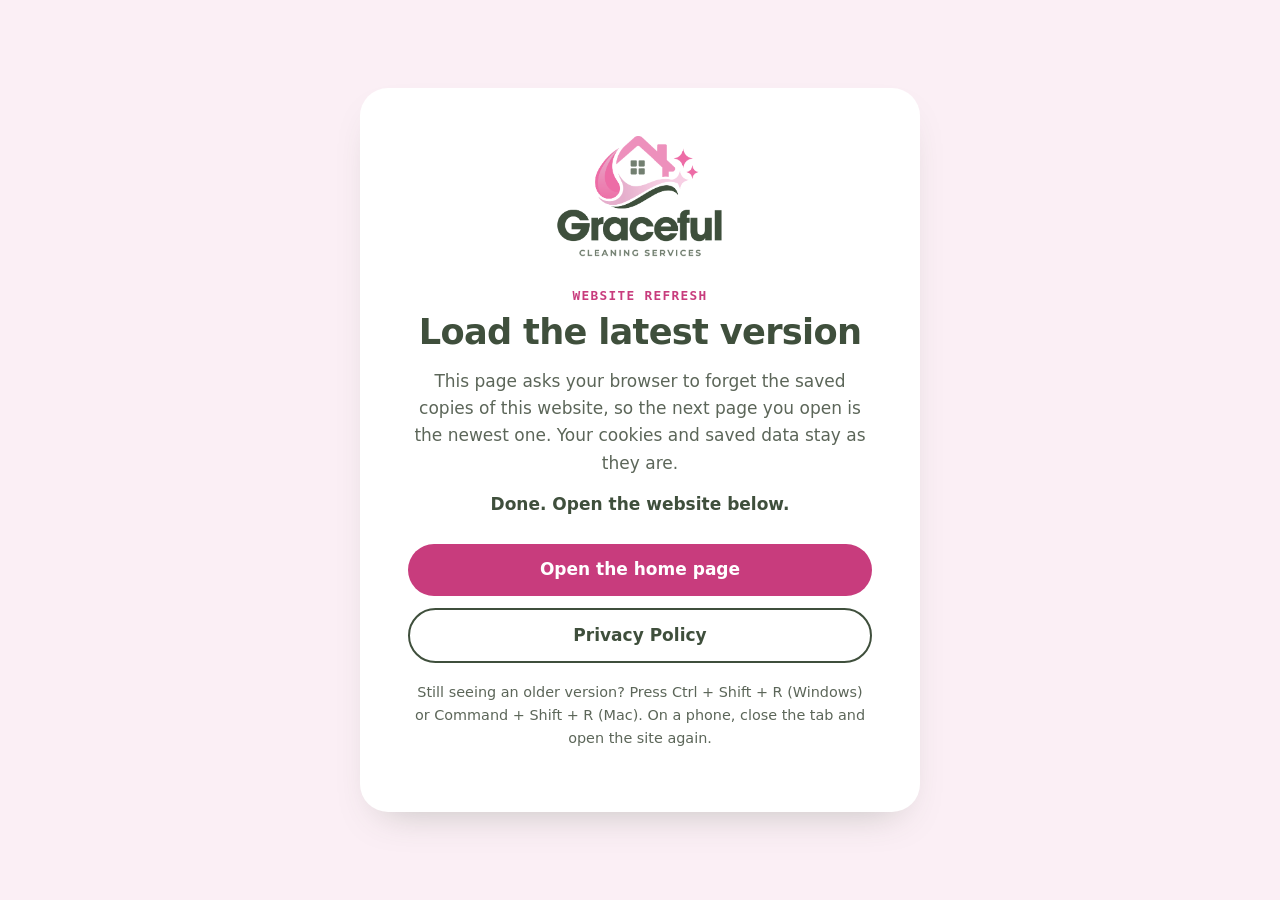
<file: clear-cache.html>
<!doctype html>
<html lang="en">
<head>
  <meta charset="utf-8">
  <meta name="viewport" content="width=device-width, initial-scale=1">
  <meta name="robots" content="noindex, nofollow">
  <meta name="theme-color" content="#3F4F3C">
  <title>Refresh the website | Graceful Cleaning Services</title>
  <link rel="icon" href="/favicon.ico" sizes="any">
  <link rel="apple-touch-icon" href="/assets/logo/apple-touch-icon.png">
  <!-- The server sends Clear-Site-Data: "cache" with this page (.htaccess): the browser drops this site's cached files.
       Cookies and saved data are kept. Hosting/CDN caches are cleared in the Hostinger panel. -->
  <style>
    :root { --forest: #3F4F3C; --text-2: #5C6659; --blush: #FBEFF5; --pink-action: #C83C7D; --pink-hover: #AE2F69; }
    * { box-sizing: border-box; }
    body { margin: 0; min-height: 100svh; display: grid; place-items: center; padding: 24px 16px; background: var(--blush); color: var(--forest); font: 400 1.0625rem/1.6 system-ui, -apple-system, "Segoe UI", sans-serif; }
    main { width: 100%; max-width: 560px; padding: clamp(28px, 6vw, 48px); border-radius: 28px; background: #fff; box-shadow: 0 18px 40px -22px rgba(63, 79, 60, .35); text-align: center; }
    img { display: block; width: 168px; height: auto; margin: 0 auto 28px; }
    .eyebrow { margin: 0 0 8px; font: 700 .8rem/1.2 ui-monospace, monospace; letter-spacing: .1em; text-transform: uppercase; color: var(--pink-action); }
    h1 { margin: 0 0 16px; font-size: clamp(1.7rem, 6vw, 2.2rem); line-height: 1.15; letter-spacing: -.02em; }
    p { margin: 0 0 14px; color: var(--text-2); }
    .status { min-height: 1.6em; font-weight: 600; color: var(--forest); }
    .actions { display: grid; gap: 12px; margin: 26px 0 18px; }
    a.btn { display: flex; align-items: center; justify-content: center; min-height: 52px; padding: 12px 24px; border-radius: 999px; background: var(--pink-action); color: #fff; font-weight: 700; text-decoration: none; }
    a.btn:hover { background: var(--pink-hover); }
    a.btn.ghost { background: transparent; color: var(--forest); border: 2px solid var(--forest); }
    a.btn.ghost:hover { background: var(--forest); color: #fff; }
    a:focus-visible { outline: 3px solid var(--pink-action); outline-offset: 3px; }
    .note { font-size: .9rem; }
  </style>
</head>
<body>
  <main>
    <img src="/assets/logo/LOGO-PRINCIPAL.webp" alt="Graceful Cleaning Services" width="1089" height="807">
    <p class="eyebrow">Website refresh</p>
    <h1>Load the latest version</h1>
    <p>This page asks your browser to forget the saved copies of this website, so the next page you open is the newest one. Your cookies and saved data stay as they are.</p>
    <p class="status" role="status" aria-live="polite" data-status>Refreshing…</p>
    <div class="actions">
      <a class="btn" href="/" data-refresh-link>Open the home page</a>
      <a class="btn ghost" href="/privacy-policy.html" data-refresh-link>Privacy Policy</a>
    </div>
    <p class="note">Still seeing an older version? Press Ctrl + Shift + R (Windows) or Command + Shift + R (Mac). On a phone, close the tab and open the site again.</p>
  </main>
  <script>
    // Belt and braces next to the Clear-Site-Data header: empty Cache Storage, drop service workers,
    // and give every link a fresh address so no cached copy can answer it.
    (async () => {
      const status = document.querySelector('[data-status]');
      try {
        if ('caches' in window) await Promise.all((await caches.keys()).map((key) => caches.delete(key)));
        if (navigator.serviceWorker) await Promise.all((await navigator.serviceWorker.getRegistrations()).map((r) => r.unregister()));
      } catch (e) { /* not available in this browser: the header still does the work */ }
      document.querySelectorAll('[data-refresh-link]').forEach((link) => {
        const url = new URL(link.getAttribute('href'), location.href);
        url.searchParams.set('refresh', String(Date.now()));
        link.href = url.href;
      });
      status.textContent = 'Done. Open the website below.';
    })();
  </script>
</body>
</html>
</file>
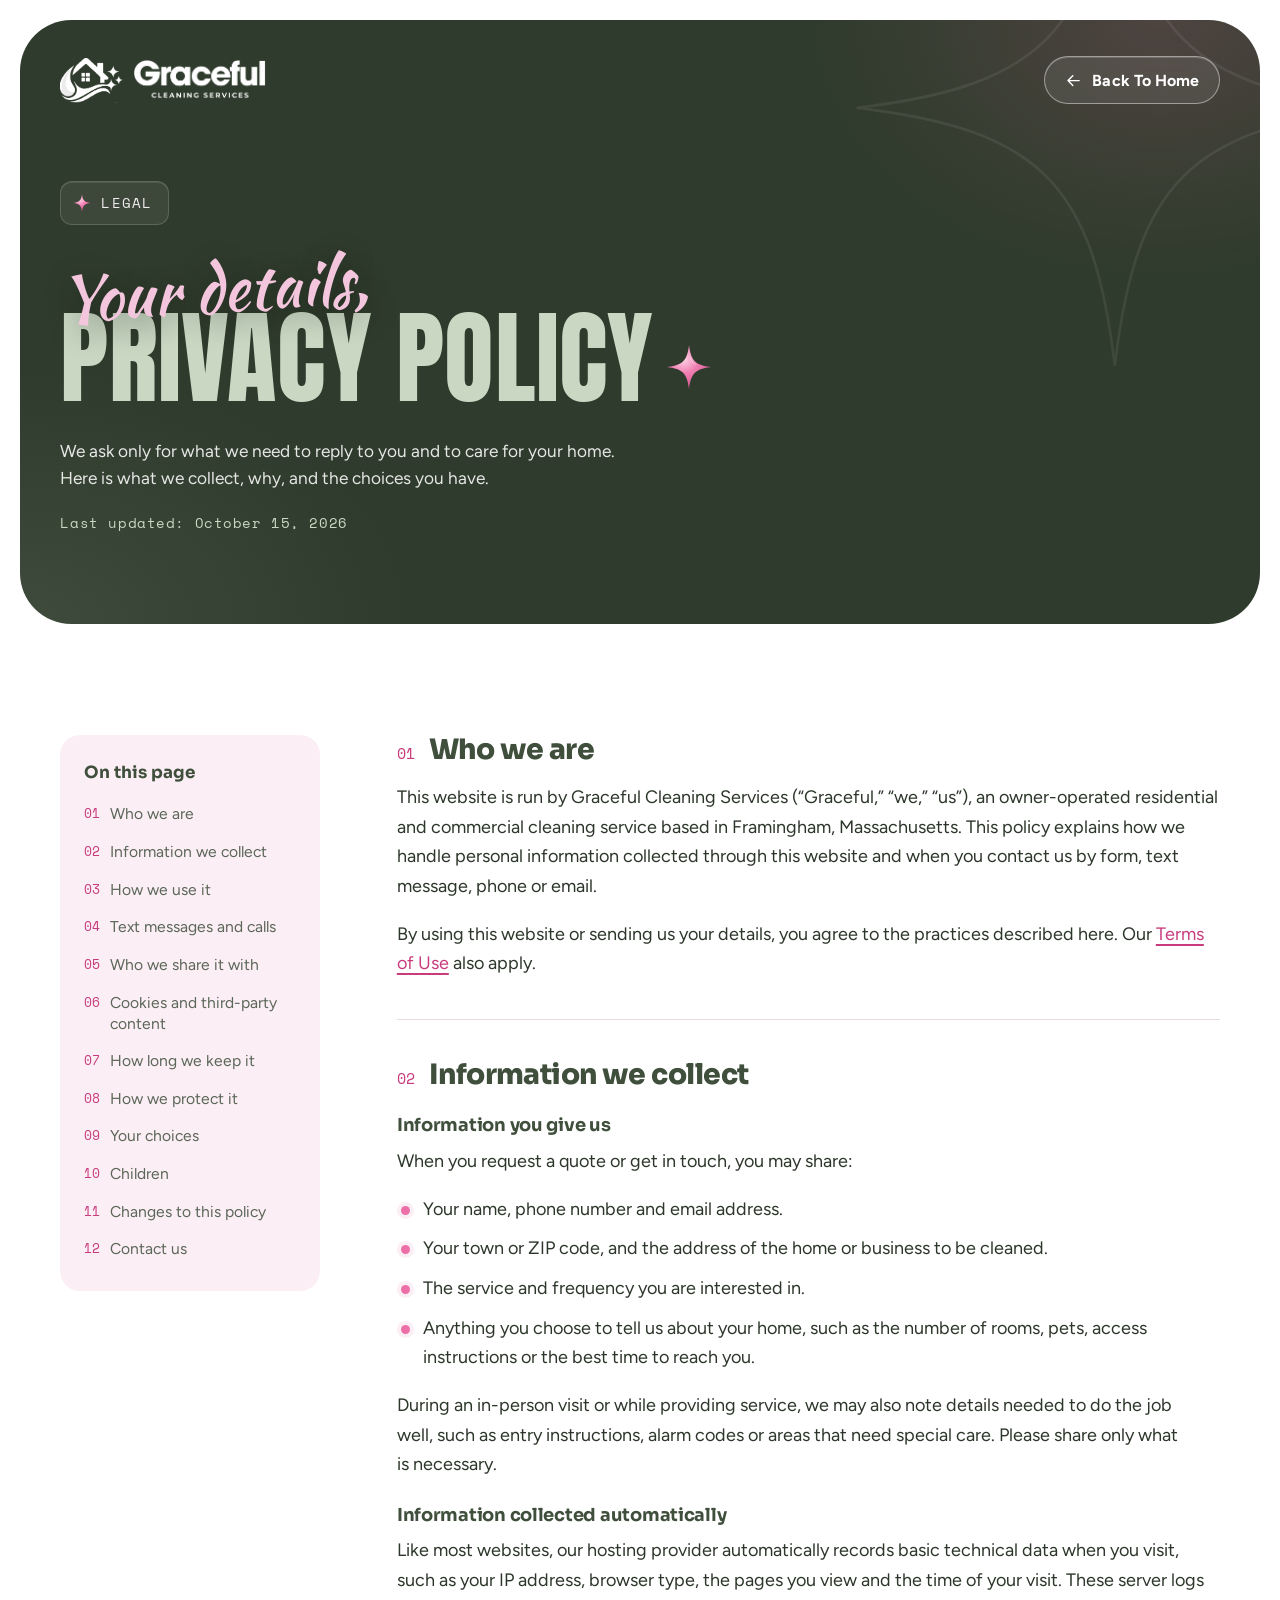
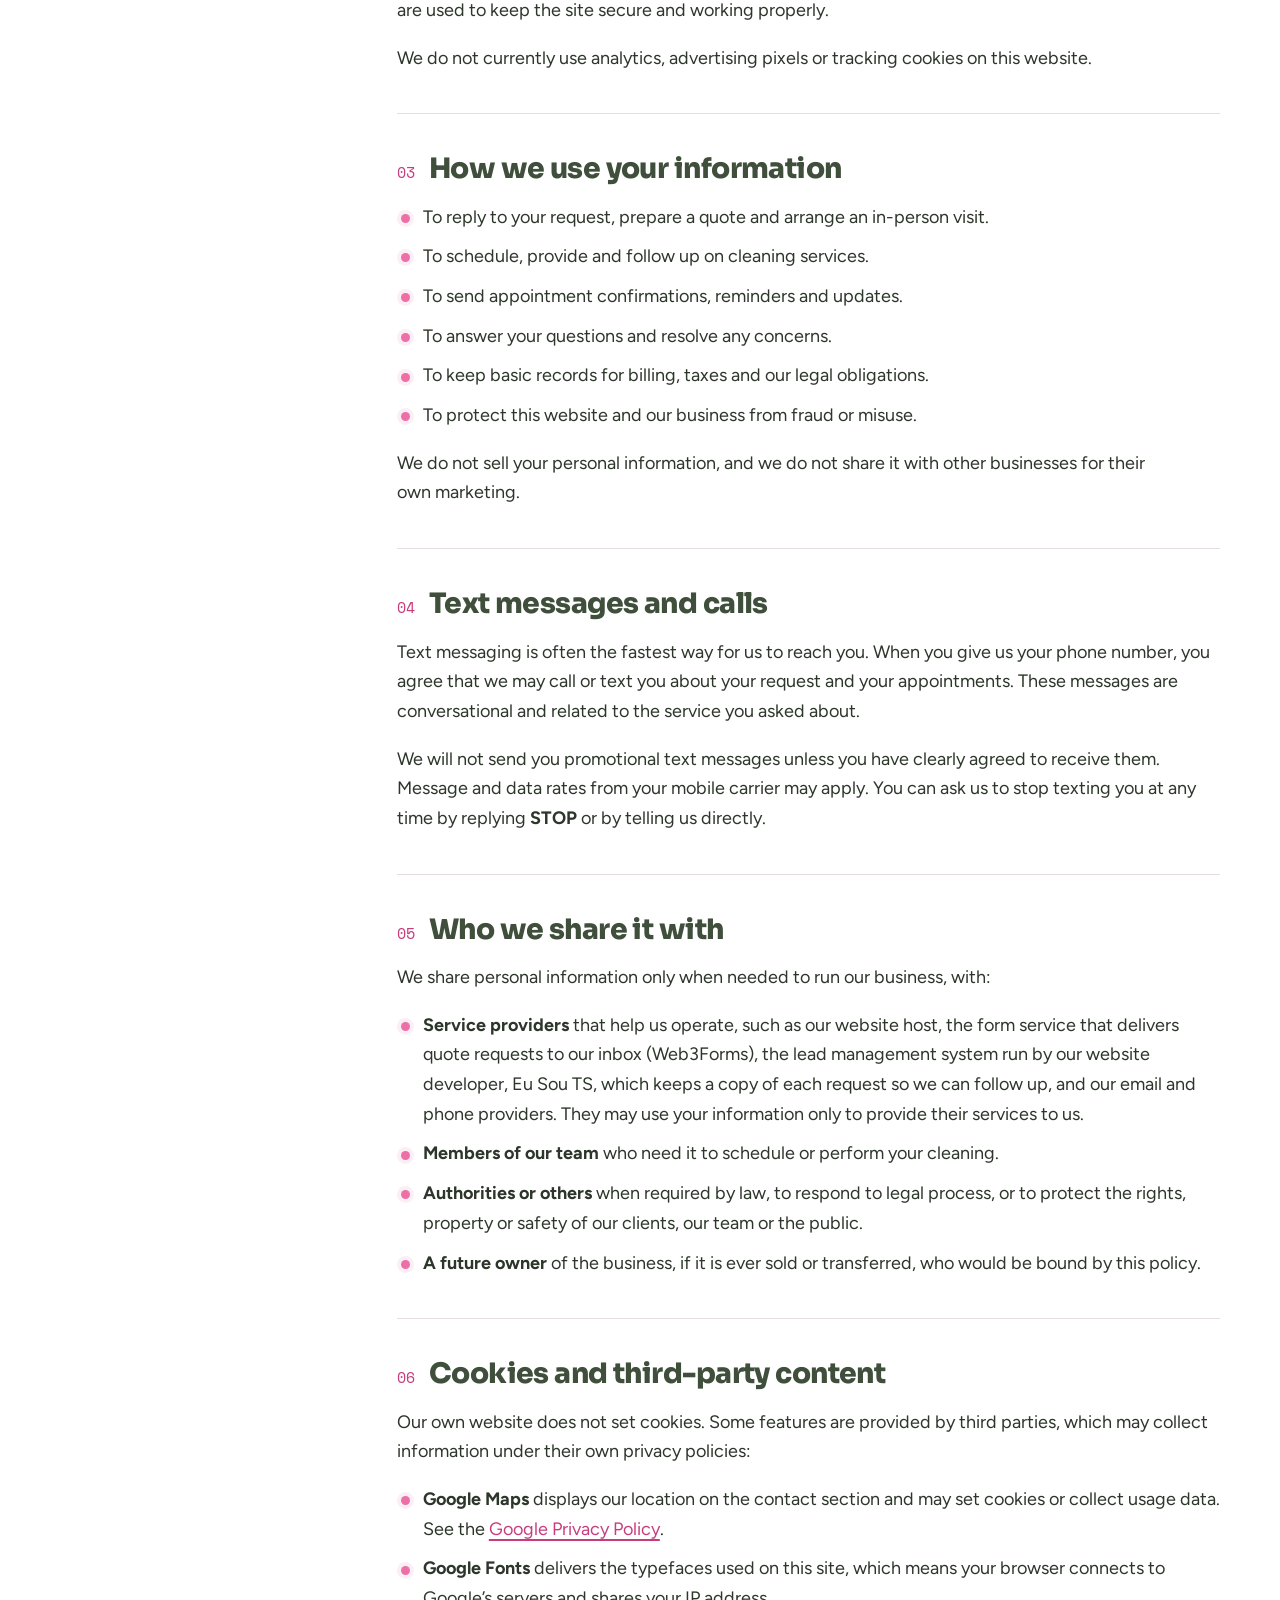
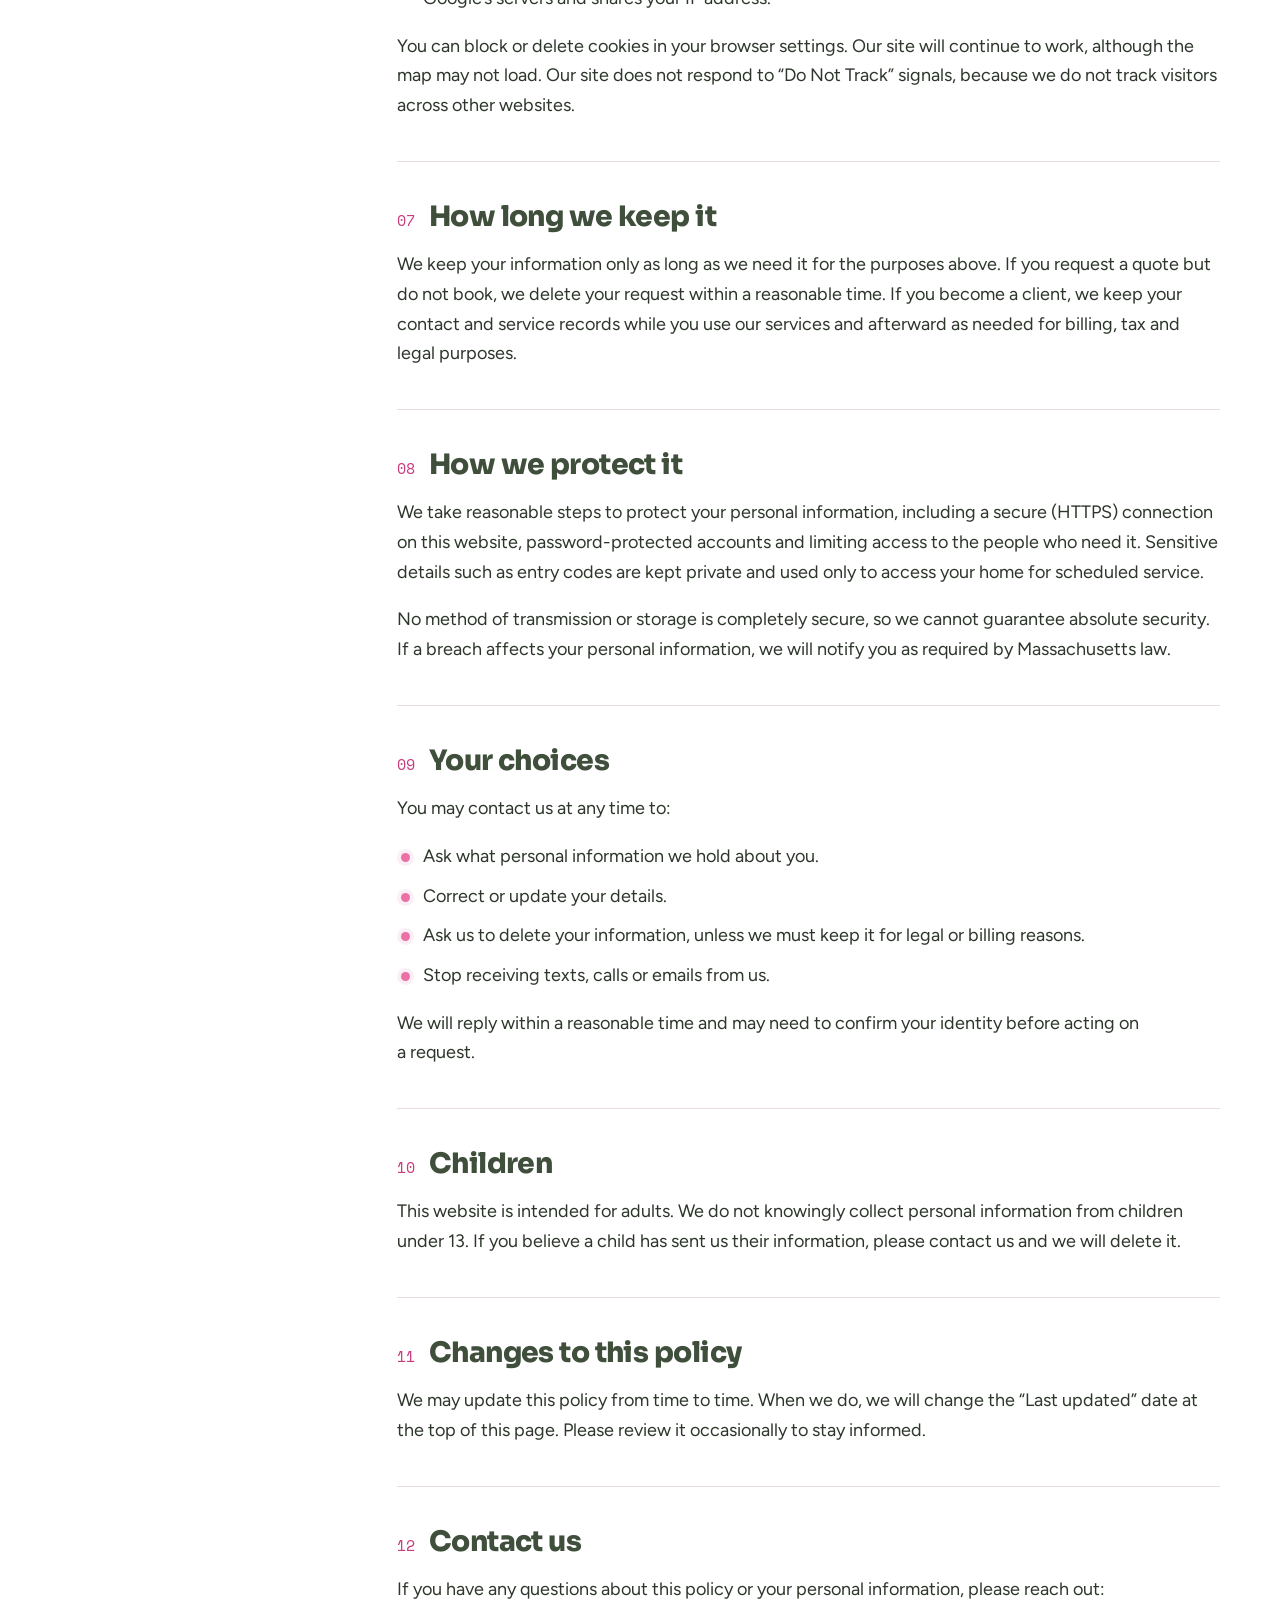
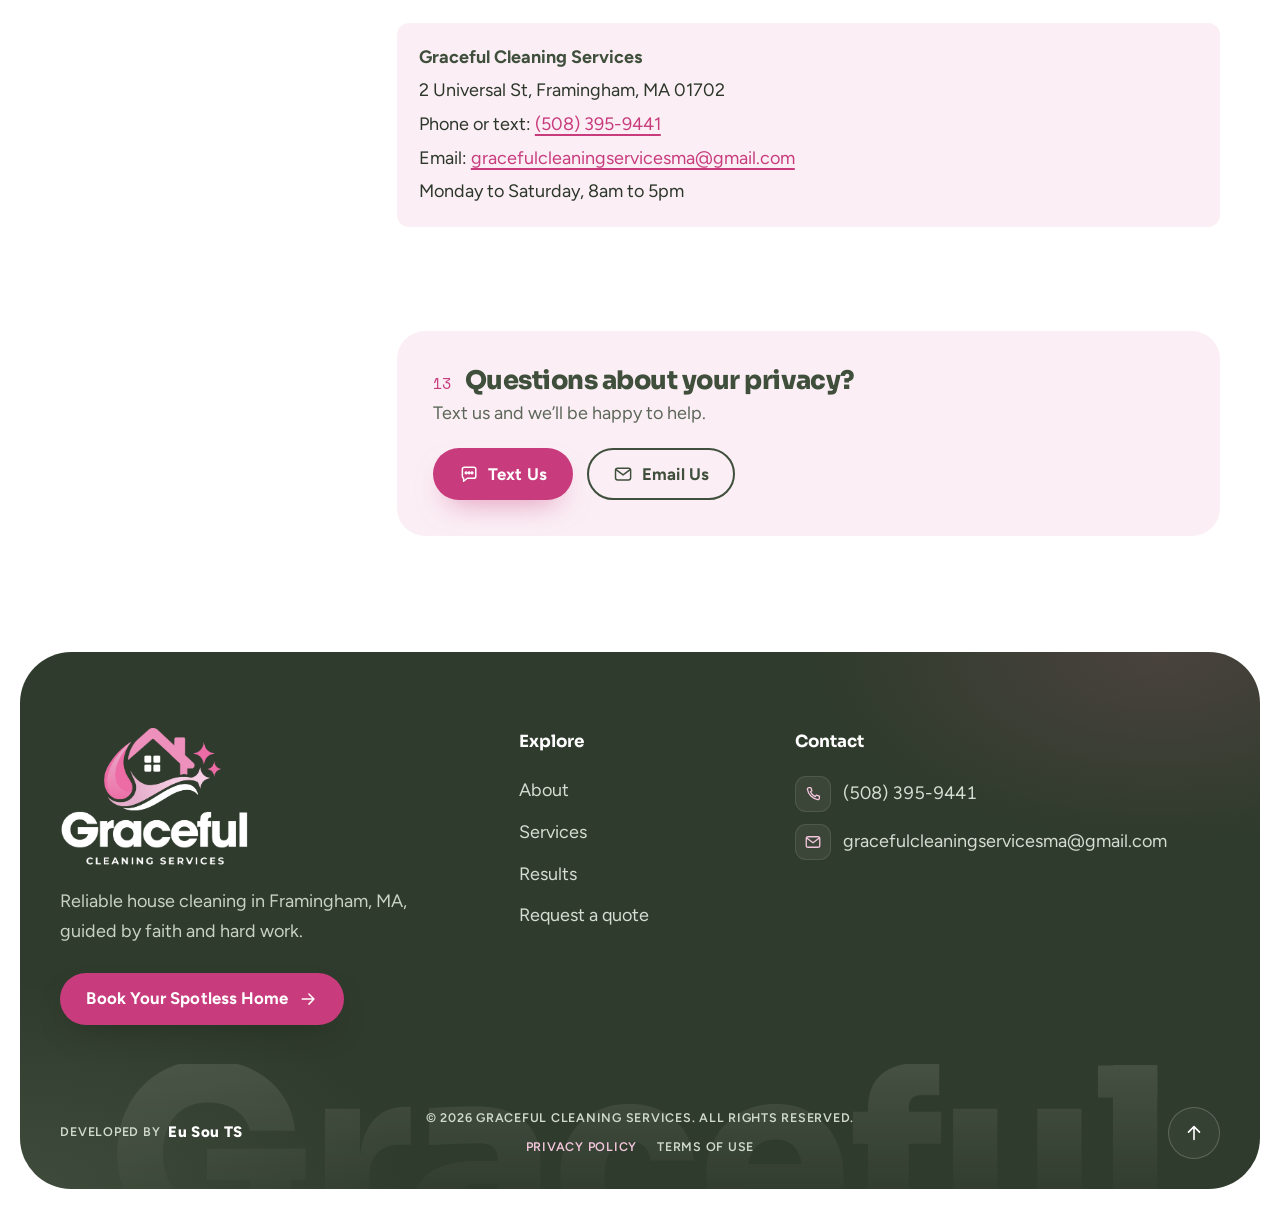
<file: privacy-policy.html>
<!doctype html>
<html lang="en">
<head>
  <meta charset="utf-8">
  <meta name="viewport" content="width=device-width, initial-scale=1">
  <title>Privacy Policy | Graceful Cleaning Services</title>
  <meta name="description" content="How Graceful Cleaning Services collects, uses and protects the details you share when you request a cleaning quote in Framingham, MA.">
  <meta name="theme-color" content="#2F3B2C">
  <link rel="canonical" href="https://gracefulcleaningservicesma.com/privacy-policy.html">
  <link rel="icon" href="assets/logo/favicon-48.png" type="image/png" sizes="48x48">
  <link rel="icon" href="assets/logo/icon-192.png" type="image/png" sizes="192x192">
  <link rel="icon" href="favicon.ico" sizes="any">
  <link rel="apple-touch-icon" href="assets/logo/apple-touch-icon.png">
  <link rel="manifest" href="site.webmanifest">
  <link rel="preconnect" href="https://fonts.googleapis.com">
  <link rel="preconnect" href="https://fonts.gstatic.com" crossorigin>
  <link href="https://fonts.googleapis.com/css2?family=Anton&family=Figtree:ital,wght@0,400;0,500;0,600;0,700;1,500&family=Kaushan+Script&family=Sora:wght@600;700;800&family=Space+Mono&display=swap" rel="stylesheet">
  <link rel="stylesheet" href="assets/css/styles.css?v=2026-10-15-about">
</head>
<body>

<svg class="sprite" aria-hidden="true" focusable="false">
  <defs>
    <radialGradient id="g-sparkle" cx=".38" cy=".32" r=".75"><stop offset="0" stop-color="#FFD3E6"/><stop offset=".45" stop-color="#F07DB0"/><stop offset="1" stop-color="#D2508B"/></radialGradient>
  </defs>
  <symbol id="sparkle" viewBox="-50 -50 100 100"><path d="M0-48C4-14 14-4 48 0 14 4 4 14 0 48-4 14-14 4-48 0-14-4-4-14 0-48Z" fill="url(#g-sparkle)"/><path d="M0-40C2-14 8-8 18-4 6-6 2-14 0-40Z" fill="#FFFFFF" opacity=".7"/></symbol>
  <symbol id="i-text" viewBox="0 0 24 24"><path d="M4 6.5A2.5 2.5 0 0 1 6.5 4h11A2.5 2.5 0 0 1 20 6.5v8a2.5 2.5 0 0 1-2.5 2.5H10l-4.5 3.5V17A2.5 2.5 0 0 1 4 14.5Z"/><circle class="duo" cx="8.5" cy="10.5" r="1.1"/><circle class="duo" cx="12" cy="10.5" r="1.1"/><circle class="duo" cx="15.5" cy="10.5" r="1.1"/></symbol>
  <symbol id="i-phone" viewBox="0 0 24 24"><path d="M6.6 3.5h2.6l1.4 4.1-2 1.4a12.5 12.5 0 0 0 6.4 6.4l1.4-2 4.1 1.4v2.6a2 2 0 0 1-2.2 2A16.5 16.5 0 0 1 4.6 5.7a2 2 0 0 1 2-2.2Z"/></symbol>
  <symbol id="i-mail" viewBox="0 0 24 24"><rect x="3" y="5" width="18" height="14" rx="2.5"/><path d="m4 7 8 6 8-6"/></symbol>
  <symbol id="i-arrow" viewBox="0 0 24 24"><path d="M5 12h14M13 6l6 6-6 6"/></symbol>
</svg>

<a class="skip" href="#main">Skip to content</a>

<header class="legal-hero" id="top">
  <svg class="why-star" viewBox="-50 -50 100 100" aria-hidden="true"><path d="M0-48C4-14 14-4 48 0 14 4 4 14 0 48-4 14-14 4-48 0-14-4-4-14 0-48Z"/></svg>
  <div class="wrap">
    <div class="legal-top">
      <a href="index.html" class="logo" aria-label="Graceful Cleaning Services, home">
        <span class="logo-mark" aria-hidden="true"></span>
        <span class="logo-word" aria-hidden="true"></span>
      </a>
      <a href="index.html" class="btn btn-glass" aria-label="Back to the home page"><svg class="ic" aria-hidden="true"><use href="#i-arrow"/></svg><span>Back to home</span></a>
    </div>
    <div class="legal-head">
      <p class="legal-label"><svg aria-hidden="true"><use href="#sparkle"/></svg>Legal</p>
      <h1>
        <span class="lh-script">Your details,</span>
        <span class="lh-big">Privacy Policy<svg aria-hidden="true"><use href="#sparkle"/></svg></span>
      </h1>
      <p class="legal-lead">We ask only for what we need to reply to you and to care for your home. Here is what we collect, why, and the choices you have.</p>
      <p class="legal-updated">Last updated: <time datetime="2026-10-15">October 15, 2026</time></p>
    </div>
  </div>
</header>

<main id="main" class="legal-body">
  <div class="wrap legal-grid">
    <nav class="legal-toc" aria-label="On this page">
      <b>On this page</b>
      <ol>
        <li><a href="#who-we-are">Who we are</a></li>
        <li><a href="#what-we-collect">Information we collect</a></li>
        <li><a href="#how-we-use">How we use it</a></li>
        <li><a href="#text-messages">Text messages and calls</a></li>
        <li><a href="#sharing">Who we share it with</a></li>
        <li><a href="#cookies">Cookies and third-party content</a></li>
        <li><a href="#retention">How long we keep it</a></li>
        <li><a href="#security">How we protect it</a></li>
        <li><a href="#your-choices">Your choices</a></li>
        <li><a href="#children">Children</a></li>
        <li><a href="#changes">Changes to this policy</a></li>
        <li><a href="#contact-us">Contact us</a></li>
      </ol>
    </nav>

    <article class="legal-article">
      <!-- CONFIRM with client: legal business name (sole proprietor or LLC) and mailing address -->
      <section id="who-we-are">
        <h2>Who we are</h2>
        <p>This website is run by Graceful Cleaning Services (“Graceful,” “we,” “us”), an owner-operated residential and commercial cleaning service based in Framingham, Massachusetts. This policy explains how we handle personal information collected through this website and when you contact us by form, text message, phone or email.</p>
        <p>By using this website or sending us your details, you agree to the practices described here. Our <a href="terms-of-use.html">Terms of Use</a> also apply.</p>
      </section>

      <section id="what-we-collect">
        <h2>Information we collect</h2>
        <h3>Information you give us</h3>
        <p>When you request a quote or get in touch, you may share:</p>
        <ul>
          <li>Your name, phone number and email address.</li>
          <li>Your town or ZIP code, and the address of the home or business to be cleaned.</li>
          <li>The service and frequency you are interested in.</li>
          <li>Anything you choose to tell us about your home, such as the number of rooms, pets, access instructions or the best time to reach you.</li>
        </ul>
        <p>During an in-person visit or while providing service, we may also note details needed to do the job well, such as entry instructions, alarm codes or areas that need special care. Please share only what is necessary.</p>
        <h3>Information collected automatically</h3>
        <p>Like most websites, our hosting provider automatically records basic technical data when you visit, such as your IP address, browser type, the pages you view and the time of your visit. These server logs are used to keep the site secure and working properly.</p>
        <p>We do not currently use analytics, advertising pixels or tracking cookies on this website.</p>
        <!-- UPDATE this section if Google Analytics, Google Ads conversion tracking or the Meta Pixel is ever added to the site -->
      </section>

      <section id="how-we-use">
        <h2>How we use your information</h2>
        <ul>
          <li>To reply to your request, prepare a quote and arrange an in-person visit.</li>
          <li>To schedule, provide and follow up on cleaning services.</li>
          <li>To send appointment confirmations, reminders and updates.</li>
          <li>To answer your questions and resolve any concerns.</li>
          <li>To keep basic records for billing, taxes and our legal obligations.</li>
          <li>To protect this website and our business from fraud or misuse.</li>
        </ul>
        <p>We do not sell your personal information, and we do not share it with other businesses for their own marketing.</p>
      </section>

      <section id="text-messages">
        <h2>Text messages and calls</h2>
        <p>Text messaging is often the fastest way for us to reach you. When you give us your phone number, you agree that we may call or text you about your request and your appointments. These messages are conversational and related to the service you asked about.</p>
        <p>We will not send you promotional text messages unless you have clearly agreed to receive them. Message and data rates from your mobile carrier may apply. You can ask us to stop texting you at any time by replying <strong>STOP</strong> or by telling us directly.</p>
      </section>

      <section id="sharing">
        <h2>Who we share it with</h2>
        <p>We share personal information only when needed to run our business, with:</p>
        <ul>
          <li><strong>Service providers</strong> that help us operate, such as our website host, the form service that delivers quote requests to our inbox (Web3Forms), the lead management system run by our website developer, Eu Sou TS, which keeps a copy of each request so we can follow up, and our email and phone providers. They may use your information only to provide their services to us.</li>
          <li><strong>Members of our team</strong> who need it to schedule or perform your cleaning.</li>
          <li><strong>Authorities or others</strong> when required by law, to respond to legal process, or to protect the rights, property or safety of our clients, our team or the public.</li>
          <li><strong>A future owner</strong> of the business, if it is ever sold or transferred, who would be bound by this policy.</li>
        </ul>
      </section>

      <section id="cookies">
        <h2>Cookies and third-party content</h2>
        <p>Our own website does not set cookies. Some features are provided by third parties, which may collect information under their own privacy policies:</p>
        <ul>
          <li><strong>Google Maps</strong> displays our location on the contact section and may set cookies or collect usage data. See the <a href="https://policies.google.com/privacy" target="_blank" rel="noopener">Google Privacy Policy</a>.</li>
          <li><strong>Google Fonts</strong> delivers the typefaces used on this site, which means your browser connects to Google’s servers and shares your IP address.</li>
        </ul>
        <p>You can block or delete cookies in your browser settings. Our site will continue to work, although the map may not load. Our site does not respond to “Do Not Track” signals, because we do not track visitors across other websites.</p>
      </section>

      <section id="retention">
        <h2>How long we keep it</h2>
        <p>We keep your information only as long as we need it for the purposes above. If you request a quote but do not book, we delete your request within a reasonable time. If you become a client, we keep your contact and service records while you use our services and afterward as needed for billing, tax and legal purposes.</p>
      </section>

      <section id="security">
        <h2>How we protect it</h2>
        <p>We take reasonable steps to protect your personal information, including a secure (HTTPS) connection on this website, password-protected accounts and limiting access to the people who need it. Sensitive details such as entry codes are kept private and used only to access your home for scheduled service.</p>
        <p>No method of transmission or storage is completely secure, so we cannot guarantee absolute security. If a breach affects your personal information, we will notify you as required by Massachusetts law.</p>
      </section>

      <section id="your-choices">
        <h2>Your choices</h2>
        <p>You may contact us at any time to:</p>
        <ul>
          <li>Ask what personal information we hold about you.</li>
          <li>Correct or update your details.</li>
          <li>Ask us to delete your information, unless we must keep it for legal or billing reasons.</li>
          <li>Stop receiving texts, calls or emails from us.</li>
        </ul>
        <p>We will reply within a reasonable time and may need to confirm your identity before acting on a request.</p>
      </section>

      <section id="children">
        <h2>Children</h2>
        <p>This website is intended for adults. We do not knowingly collect personal information from children under 13. If you believe a child has sent us their information, please contact us and we will delete it.</p>
      </section>

      <section id="changes">
        <h2>Changes to this policy</h2>
        <p>We may update this policy from time to time. When we do, we will change the “Last updated” date at the top of this page. Please review it occasionally to stay informed.</p>
      </section>

      <section id="contact-us">
        <h2>Contact us</h2>
        <p>If you have any questions about this policy or your personal information, please reach out:</p>
        <address>
          <strong>Graceful Cleaning Services</strong>
          <span>2 Universal St, Framingham, MA 01702</span>
          <span>Phone or text: <a href="tel:+15083959441">(508) 395-9441</a></span>
          <span>Email: <a href="mailto:gracefulcleaningservicesma@gmail.com">gracefulcleaningservicesma@gmail.com</a></span>
          <span>Monday to Saturday, 8am to 5pm</span>
        </address>
      </section>

      <div class="legal-help">
        <div>
          <h2>Questions about your privacy?</h2>
          <p>Text us and we’ll be happy to help.</p>
        </div>
        <div class="cta-row">
          <a href="sms:+15083959441" class="btn btn-primary"><svg class="ic" aria-hidden="true"><use href="#i-text"/></svg>Text us</a>
          <a href="mailto:gracefulcleaningservicesma@gmail.com" class="btn btn-ghost"><svg class="ic" aria-hidden="true"><use href="#i-mail"/></svg>Email us</a>
        </div>
      </div>
    </article>
  </div>
</main>

<footer class="site-footer">
  <div class="wrap footer-grid">
    <div class="footer-brand">
      <img src="assets/logo/LOGO-PRINCIPAL-ALT.webp" alt="Graceful Cleaning Services" width="1072" height="796" loading="lazy">
      <p>Reliable house cleaning in Framingham, MA, guided by faith and hard work.</p>
      <a href="index.html#contact" class="btn btn-primary btn-on-dark">Book your spotless home <svg class="ic" aria-hidden="true"><use href="#i-arrow"/></svg></a>
    </div>
    <nav class="footer-nav" aria-label="Footer">
      <b>Explore</b>
      <a href="index.html#about">About</a><a href="index.html#services">Services</a><a href="index.html#results">Results</a><a href="index.html#contact">Request a quote</a>
    </nav>
    <div class="footer-contact">
      <b>Contact</b>
      <a href="tel:+15083959441" aria-label="Call (508) 395-9441"><svg class="ic" aria-hidden="true"><use href="#i-phone"/></svg>(508) 395-9441</a>
      <a href="mailto:gracefulcleaningservicesma@gmail.com"><svg class="ic" aria-hidden="true"><use href="#i-mail"/></svg>gracefulcleaningservicesma@gmail.com</a>
    </div>
  </div>
  <div class="wrap footer-base">
    <a class="fb-credit" href="https://eusouts.com.br/" target="_blank" rel="noopener">Developed by <strong>Eu Sou TS</strong></a>
    <div class="fb-mid">
      <span class="fb-copy">© <span data-year>2026</span> Graceful Cleaning Services. All rights reserved.</span>
      <nav class="fb-legal" aria-label="Legal">
        <a href="privacy-policy.html" aria-current="page">Privacy Policy</a>
        <a href="terms-of-use.html">Terms of Use</a>
      </nav>
    </div>
    <a href="#top" class="to-top" aria-label="Back to top"><svg class="ic" aria-hidden="true"><use href="#i-arrow"/></svg></a>
  </div>
  <p class="footer-mark" aria-hidden="true">Graceful</p>
</footer>

<div class="action-bar">
  <a href="sms:+15083959441"><svg class="ic" aria-hidden="true"><use href="#i-text"/></svg>Text</a>
  <a href="tel:+15083959441"><svg class="ic" aria-hidden="true"><use href="#i-phone"/></svg>Call</a>
  <a href="index.html#contact" class="ab-primary">Book now</a>
</div>

<script>document.querySelector('[data-year]').textContent = new Date().getFullYear();</script>
</body>
</html>
</file>
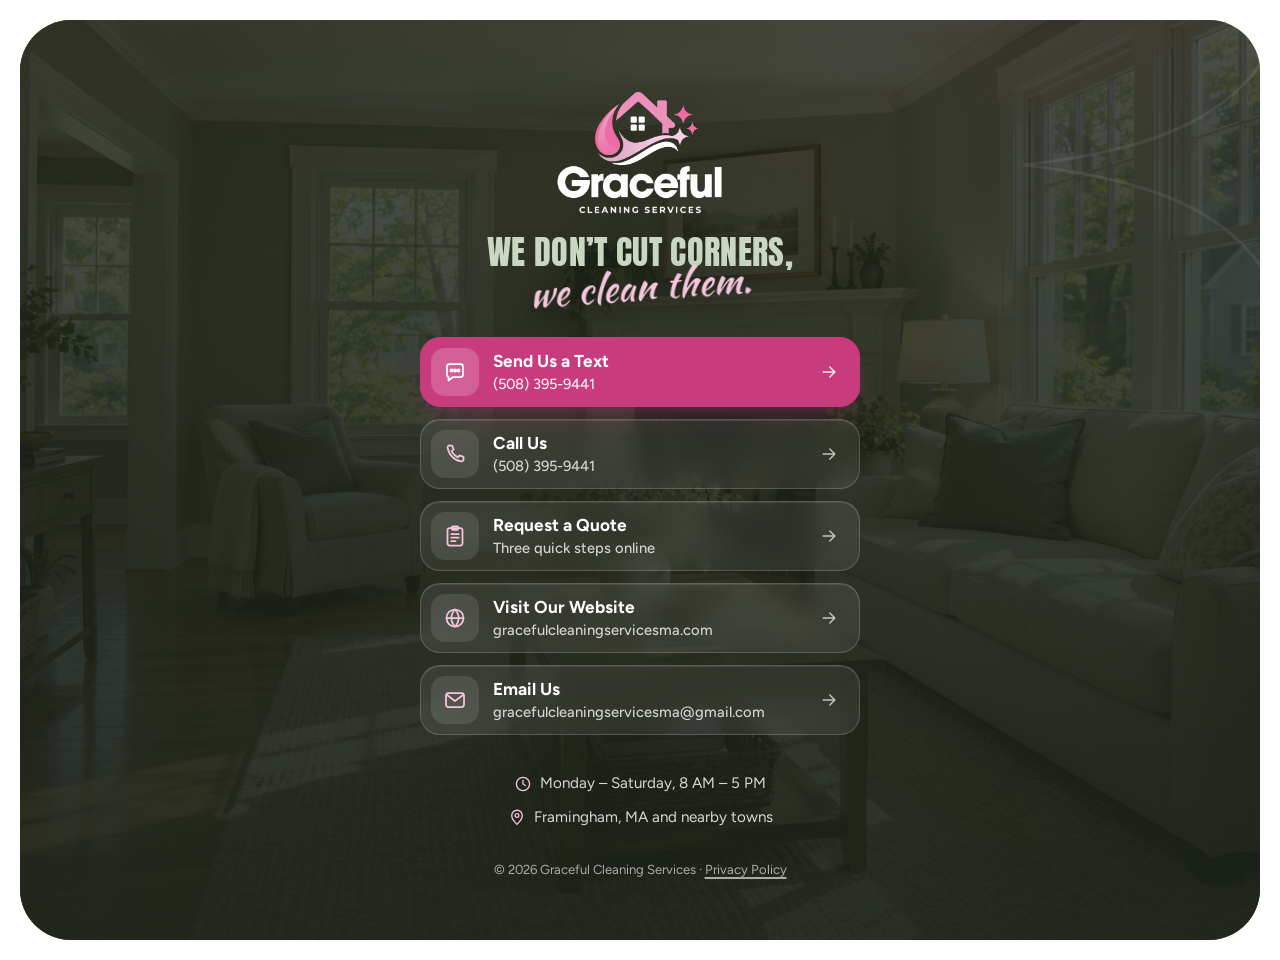
<file: redirect.html>
<!doctype html>
<html lang="en">
<head>
  <meta charset="utf-8">
  <meta name="viewport" content="width=device-width, initial-scale=1, viewport-fit=cover">
  <title>Graceful Cleaning Services | Text, Call &amp; Links</title>
  <meta name="description" content="Text, call or email Graceful Cleaning Services, request a quote or visit our website. House cleaning in Framingham, MA.">
  <meta name="theme-color" content="#2F3B2C">
  <meta name="robots" content="noindex, follow">
  <link rel="canonical" href="https://gracefulcleaningservicesma.com/redirect">
  <link rel="manifest" href="/site.webmanifest">
  <link rel="icon" href="/favicon.ico" sizes="any">
  <link rel="icon" href="/assets/logo/favicon-48.png" type="image/png" sizes="48x48">
  <link rel="apple-touch-icon" href="/assets/logo/apple-touch-icon.png">
  <meta property="og:type" content="website">
  <meta property="og:site_name" content="Graceful Cleaning Services">
  <meta property="og:locale" content="en_US">
  <meta property="og:title" content="Graceful Cleaning Services | Text, Call or Request a Quote">
  <meta property="og:description" content="Reliable house cleaning in Framingham, MA. We don’t cut corners, we clean them.">
  <meta property="og:url" content="https://gracefulcleaningservicesma.com/redirect">
  <meta property="og:image" content="https://gracefulcleaningservicesma.com/assets/img/og-image.webp">
  <meta name="twitter:card" content="summary_large_image">
  <link rel="preconnect" href="https://fonts.googleapis.com">
  <link rel="preconnect" href="https://fonts.gstatic.com" crossorigin>
  <link href="https://fonts.googleapis.com/css2?family=Anton&family=Figtree:wght@400;500;600;700&family=Kaushan+Script&family=Sora:wght@700;800&family=Space+Mono&display=swap" rel="stylesheet">
  <link rel="stylesheet" href="/assets/css/styles.css?v=2026-10-15-about">
  <style>
    /* Business card (/redirect): the 404's world — room photo under a forest veil — with one column of large tap targets */
    body { padding: 0; background: var(--white); }
    .card {
      position: relative; isolation: isolate; overflow: hidden;
      min-height: calc(100dvh - 2 * clamp(8px, 1.6vw, 24px));
      margin: clamp(8px, 1.6vw, 24px); border-radius: clamp(28px, 4vw, 56px);
      display: grid; place-items: center;
      padding: clamp(36px, 6vw, 72px) 16px clamp(28px, 4vw, 48px);
      background: var(--forest-deep); color: #fff;
    }
    .card-bg { position: absolute; inset: 0; z-index: -3; width: 100%; height: 100%; object-fit: cover; object-position: 62% 45%; }
    .card::before {
      content: ""; position: absolute; inset: 0; z-index: -2; pointer-events: none;
      background:
        linear-gradient(180deg, rgba(27, 35, 26, .78) 0%, rgba(27, 35, 26, .86) 45%, rgba(27, 35, 26, .94) 100%),
        radial-gradient(50% 40% at 85% 0%, rgba(236, 111, 167, .2), transparent 70%);
    }
    .card .why-star { top: -18%; right: -30%; width: clamp(320px, 70vw, 620px); }
    .card-in { width: 100%; max-width: 440px; text-align: center; }
    .card-logo { display: block; width: 168px; margin: 0 auto 18px; }
    .card-logo img { width: 100%; height: auto; }
    .card h1 { position: absolute; width: 1px; height: 1px; overflow: hidden; clip: rect(0 0 0 0); white-space: nowrap; }
    .card-motto { margin: 0 0 clamp(24px, 4vw, 32px); line-height: 1; }
    .card-motto span { display: block; }
    .cm-big { font-family: "Anton", var(--f-display); text-transform: uppercase; font-size: clamp(1.7rem, 7.4vw, 2.15rem); letter-spacing: .01em; color: #C9D7C3; }
    .cm-script { position: relative; z-index: 1; width: fit-content; margin: -.06em auto 0; rotate: -4deg; font-family: "Kaushan Script", var(--f-display); font-size: clamp(1.9rem, 8vw, 2.4rem); color: var(--pink-soft); text-shadow: 0 6px 24px rgba(20, 28, 19, .5); }

    .links { display: grid; gap: 12px; margin: 0; padding: 0; list-style: none; text-align: left; }
    .link {
      display: grid; grid-template-columns: 48px 1fr 22px; align-items: center; gap: 14px;
      min-height: 68px; padding: 10px 18px 10px 10px; border-radius: 20px;
      background: rgba(255, 255, 255, .08); border: 1px solid rgba(255, 255, 255, .18);
      box-shadow: inset 0 1px 0 rgba(255, 255, 255, .1);
      backdrop-filter: blur(10px); -webkit-backdrop-filter: blur(10px);
      color: #fff; text-decoration: none;
      transition: background-color .25s, border-color .25s, transform .5s var(--ease-spring);
      -webkit-tap-highlight-color: transparent;
    }
    .link:hover { background: rgba(255, 255, 255, .16); border-color: rgba(255, 255, 255, .32); color: #fff; }
    .link:active { transform: scale(.98); transition-duration: .12s; }
    .link-ic { display: grid; place-items: center; width: 48px; height: 48px; border-radius: 14px; background: rgba(255, 255, 255, .1); color: var(--pink-soft); }
    .link-ic .ic { width: 24px; height: 24px; }
    .link-ic .ic .duo { fill: var(--pink-soft); }
    .link-t { display: grid; gap: 2px; min-width: 0; font-weight: 700; font-size: 1.08rem; line-height: 1.25; }
    .link-t small { font-weight: 500; font-size: .92rem; color: rgba(255, 255, 255, .78); overflow-wrap: break-word; }
    .link-go { width: 20px; height: 20px; color: rgba(255, 255, 255, .7); transition: transform .5s var(--ease-spring); }
    .link:hover .link-go { transform: translateX(3px); }
    .link.is-primary { background: var(--pink-action); border-color: var(--pink-action); box-shadow: var(--shadow-pink); }
    .link.is-primary:hover { background: var(--pink-action-hover); border-color: var(--pink-action-hover); }
    .link.is-primary .link-ic { background: rgba(255, 255, 255, .18); color: #fff; }
    .link.is-primary .link-ic .ic .duo { fill: #fff; }
    .link.is-primary small, .link.is-primary .link-go { color: rgba(255, 255, 255, .9); }

    .card-foot { margin-top: clamp(26px, 4vw, 36px); display: grid; gap: 8px; justify-items: center; font-size: .95rem; color: rgba(255, 255, 255, .82); }
    .card-foot p { display: inline-flex; align-items: center; gap: 8px; margin: 0; text-align: center; }
    .card-foot .ic { width: 18px; height: 18px; color: var(--pink-soft); flex: none; }
    .card-foot .card-legal { display: block; margin-top: 10px; font-size: .82rem; color: rgba(255, 255, 255, .62); }
    .card-legal a { color: inherit; display: inline-flex; align-items: center; min-height: 44px; }
    .card-legal a:hover { color: var(--pink-soft); }
    @media (prefers-reduced-motion: reduce) { .link, .link-go { transition: none; } }
  </style>
</head>
<body>
  <svg class="sprite" aria-hidden="true" focusable="false">
    <symbol id="i-text" viewBox="0 0 24 24"><path d="M4 6.5A2.5 2.5 0 0 1 6.5 4h11A2.5 2.5 0 0 1 20 6.5v8a2.5 2.5 0 0 1-2.5 2.5H10l-4.5 3.5V17A2.5 2.5 0 0 1 4 14.5Z"/><circle class="duo" cx="8.5" cy="10.5" r="1.1"/><circle class="duo" cx="12" cy="10.5" r="1.1"/><circle class="duo" cx="15.5" cy="10.5" r="1.1"/></symbol>
    <symbol id="i-phone" viewBox="0 0 24 24"><path d="M6.6 3.5h2.6l1.4 4.1-2 1.4a12.5 12.5 0 0 0 6.4 6.4l1.4-2 4.1 1.4v2.6a2 2 0 0 1-2.2 2A16.5 16.5 0 0 1 4.6 5.7a2 2 0 0 1 2-2.2Z"/></symbol>
    <symbol id="i-quote" viewBox="0 0 24 24"><rect x="4.5" y="4" width="15" height="17.5" rx="2.2"/><rect class="duo" x="8.8" y="2.4" width="6.4" height="3.4" rx="1.1"/><path d="M8.3 10.2h7.4M8.3 13.7h7.4M8.3 17.2h4.2"/></symbol>
    <symbol id="i-globe" viewBox="0 0 24 24"><circle cx="12" cy="12" r="8.5"/><path d="M3.5 12h17M12 3.5c2.4 2.4 3.6 5.2 3.6 8.5s-1.2 6.1-3.6 8.5c-2.4-2.4-3.6-5.2-3.6-8.5S9.6 5.9 12 3.5Z"/></symbol>
    <symbol id="i-mail" viewBox="0 0 24 24"><rect x="3" y="5" width="18" height="14" rx="2.5"/><path d="m4 7 8 6 8-6"/></symbol>
    <symbol id="i-clock" viewBox="0 0 24 24"><circle cx="12" cy="12" r="8.8"/><path d="M12 7.2V12l3.2 2"/></symbol>
    <symbol id="i-pin" viewBox="0 0 24 24"><path d="M12 21.6s-7-6.1-7-11.6a7 7 0 0 1 14 0c0 5.5-7 11.6-7 11.6Z"/><circle cx="12" cy="10" r="2.5"/></symbol>
    <symbol id="i-arrow" viewBox="0 0 24 24"><path d="M5 12h14M13 6l6 6-6 6"/></symbol>
  </svg>

  <main class="card" id="main">
    <img class="card-bg" src="/assets/img/hero-living-room.webp" alt="" width="1536" height="1024">
    <svg class="why-star" viewBox="-50 -50 100 100" aria-hidden="true"><path d="M0-48C4-14 14-4 48 0 14 4 4 14 0 48-4 14-14 4-48 0-14-4-4-14 0-48Z"/></svg>

    <div class="card-in">
      <a class="card-logo" href="/" aria-label="Graceful Cleaning Services website">
        <img src="/assets/logo/LOGO-PRINCIPAL-ALT.webp" alt="Graceful Cleaning Services" width="1072" height="796">
      </a>
      <h1>Graceful Cleaning Services</h1>
      <p class="card-motto"><span class="cm-big">We don’t cut corners,</span><span class="cm-script">we clean them.</span></p>

      <ul class="links" aria-label="Contact and links">
        <li><a class="link is-primary" href="sms:+15083959441">
          <span class="link-ic"><svg class="ic" aria-hidden="true"><use href="#i-text"/></svg></span>
          <span class="link-t">Send Us a Text<small>(508) 395-9441</small></span>
          <svg class="ic link-go" aria-hidden="true"><use href="#i-arrow"/></svg>
        </a></li>
        <li><a class="link" href="tel:+15083959441">
          <span class="link-ic"><svg class="ic" aria-hidden="true"><use href="#i-phone"/></svg></span>
          <span class="link-t">Call Us<small>(508) 395-9441</small></span>
          <svg class="ic link-go" aria-hidden="true"><use href="#i-arrow"/></svg>
        </a></li>
        <li><a class="link" href="/#contact">
          <span class="link-ic"><svg class="ic" aria-hidden="true"><use href="#i-quote"/></svg></span>
          <span class="link-t">Request a Quote<small>Three quick steps online</small></span>
          <svg class="ic link-go" aria-hidden="true"><use href="#i-arrow"/></svg>
        </a></li>
        <li><a class="link" href="/">
          <span class="link-ic"><svg class="ic" aria-hidden="true"><use href="#i-globe"/></svg></span>
          <span class="link-t">Visit Our Website<small>gracefulcleaningservicesma<wbr>.com</small></span>
          <svg class="ic link-go" aria-hidden="true"><use href="#i-arrow"/></svg>
        </a></li>
        <li><a class="link" href="mailto:gracefulcleaningservicesma@gmail.com">
          <span class="link-ic"><svg class="ic" aria-hidden="true"><use href="#i-mail"/></svg></span>
          <span class="link-t">Email Us<small>gracefulcleaningservicesma<wbr>@gmail.com</small></span>
          <svg class="ic link-go" aria-hidden="true"><use href="#i-arrow"/></svg>
        </a></li>
      </ul>

      <footer class="card-foot">
        <p><svg class="ic" aria-hidden="true"><use href="#i-clock"/></svg>Monday – Saturday, 8 AM – 5 PM</p>
        <p><svg class="ic" aria-hidden="true"><use href="#i-pin"/></svg>Framingham, MA and nearby towns</p>
        <p class="card-legal">© <span data-year>2026</span> Graceful Cleaning Services · <a href="/privacy-policy.html">Privacy Policy</a></p>
      </footer>
    </div>
  </main>
  <script>document.querySelector('[data-year]').textContent = new Date().getFullYear();</script>
</body>
</html>
</file>
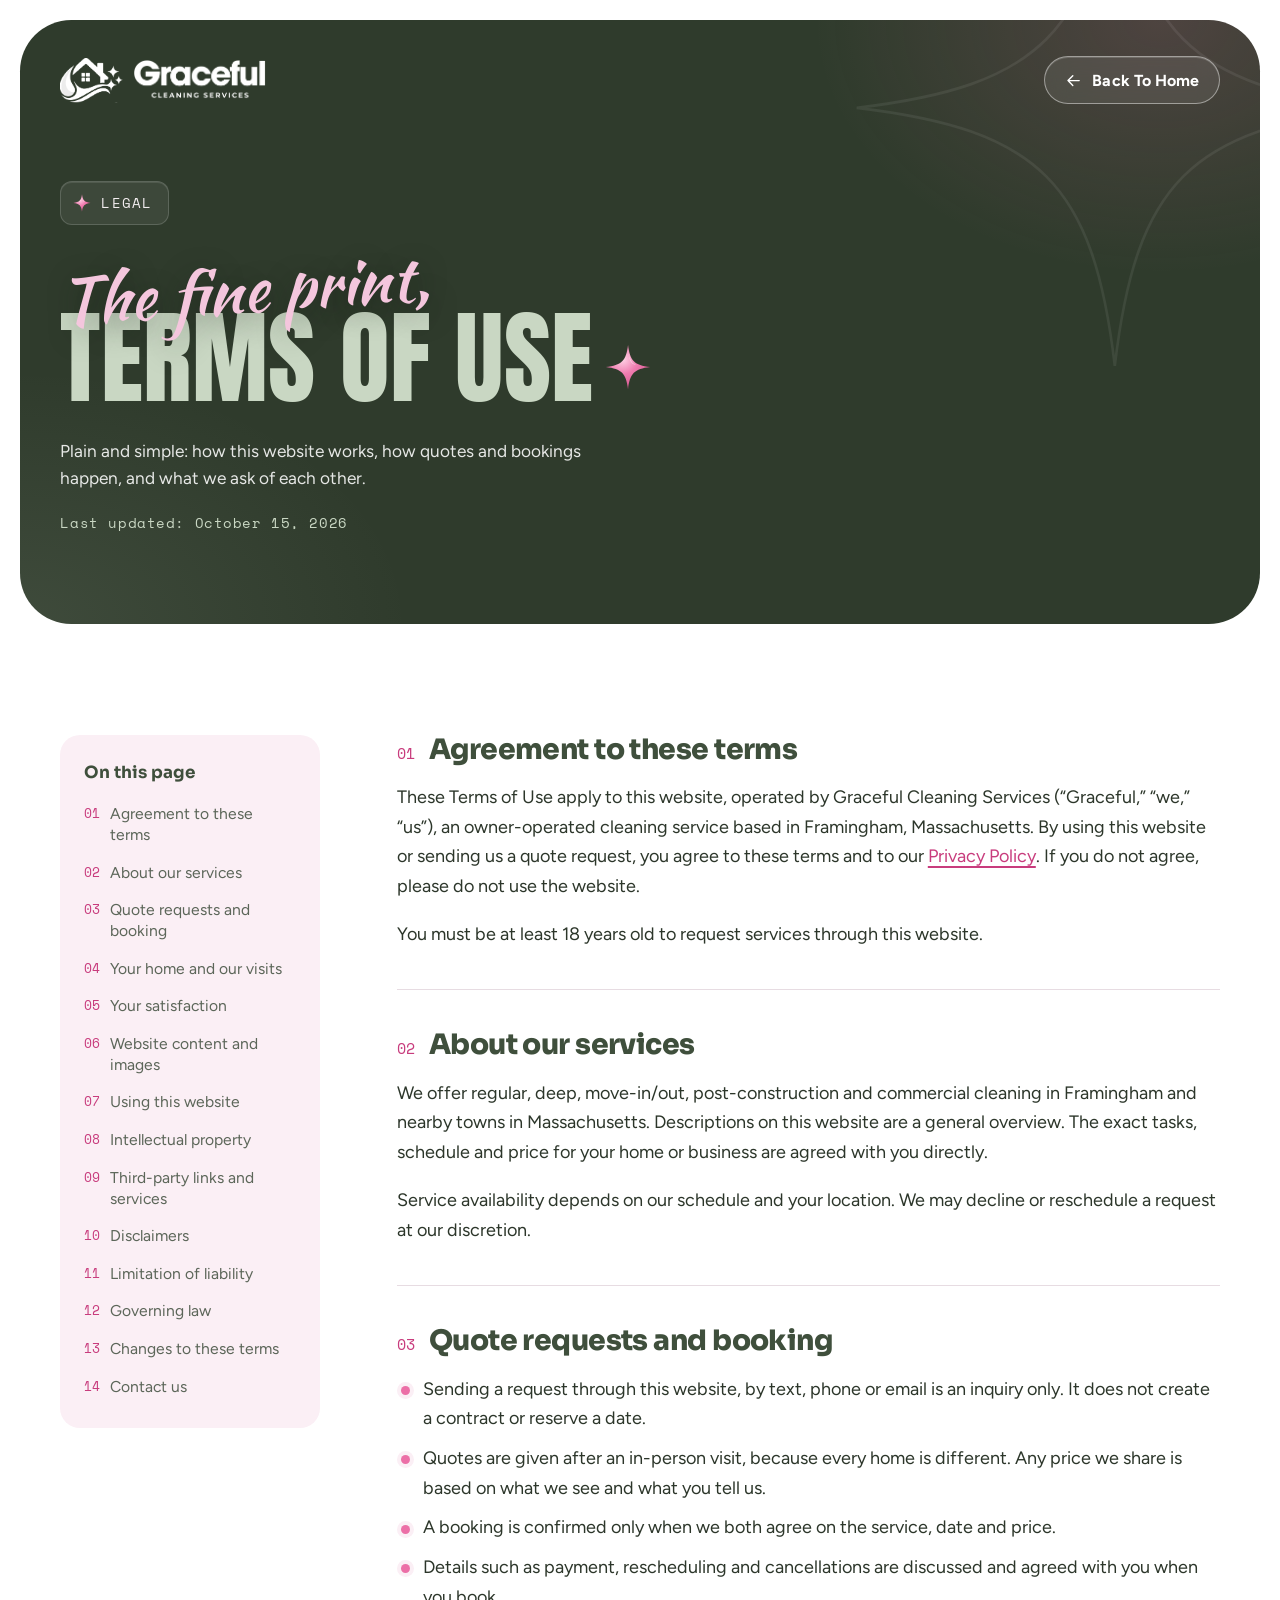
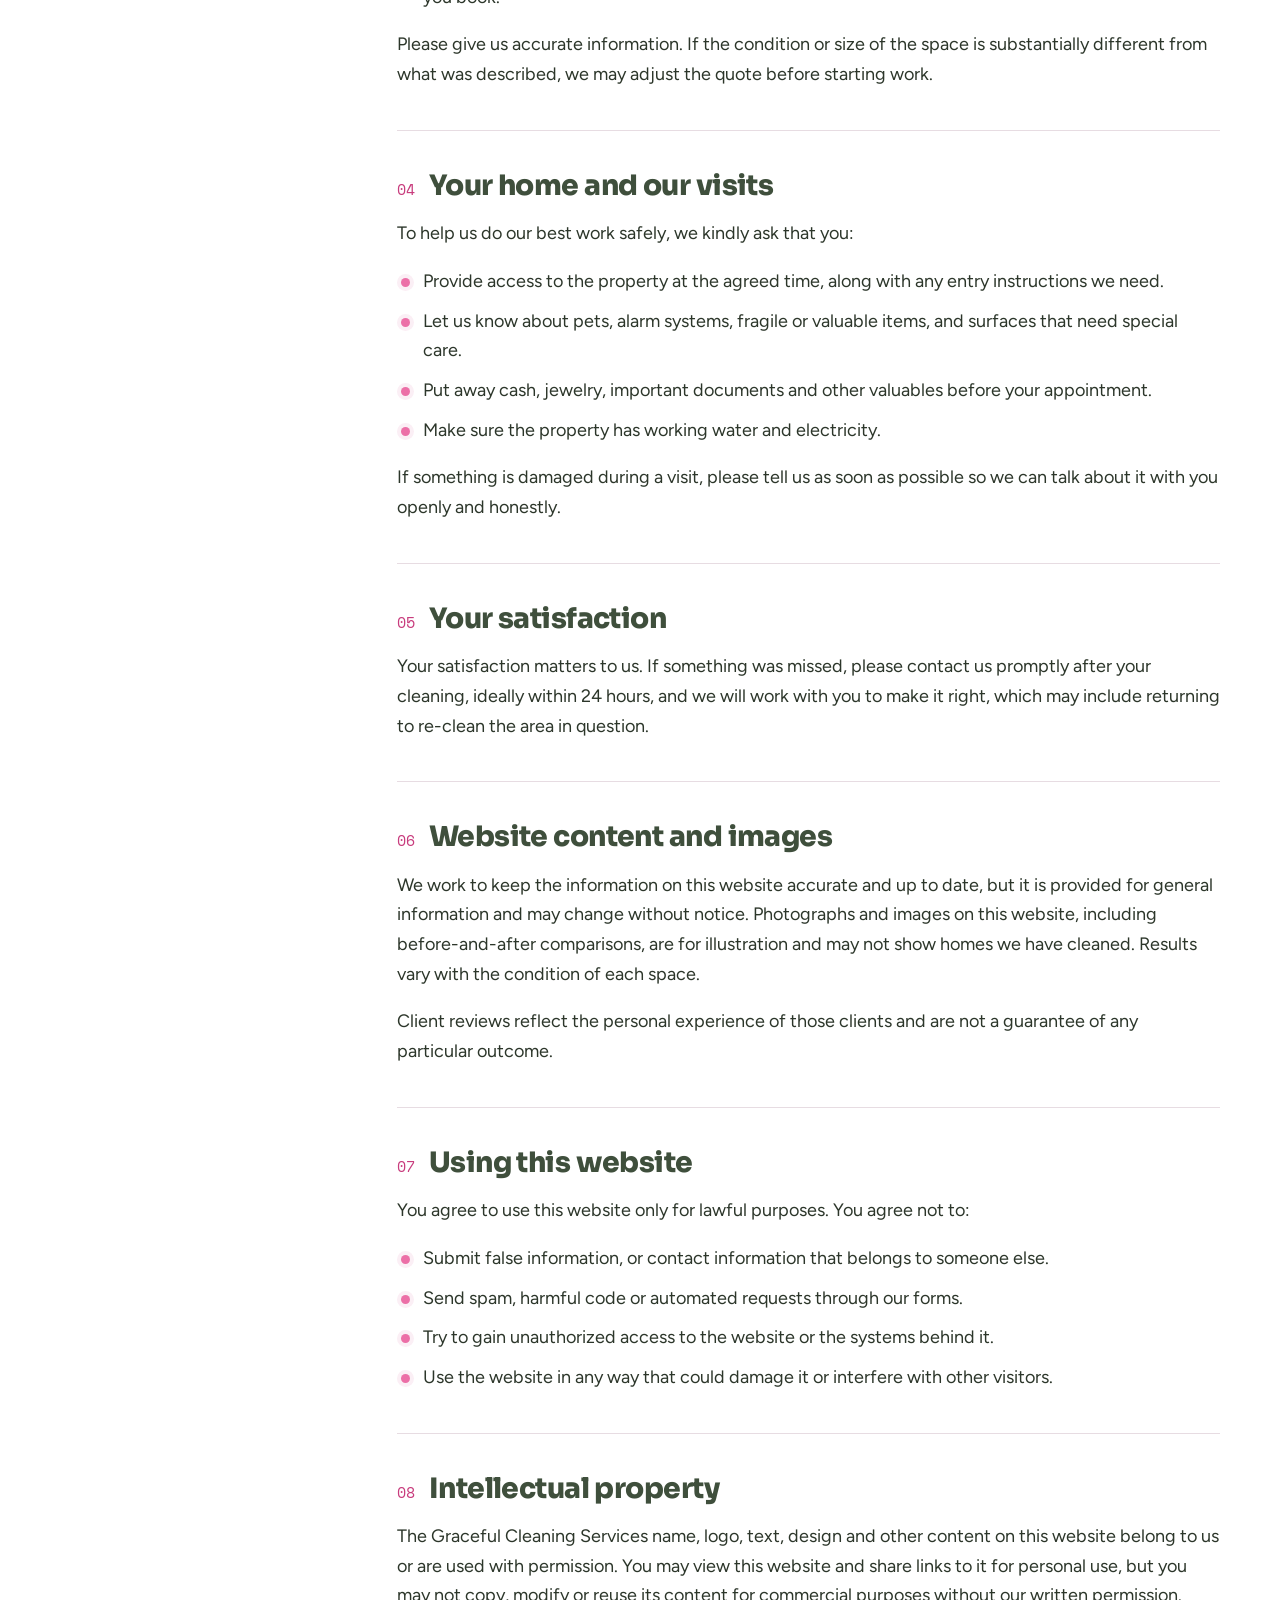
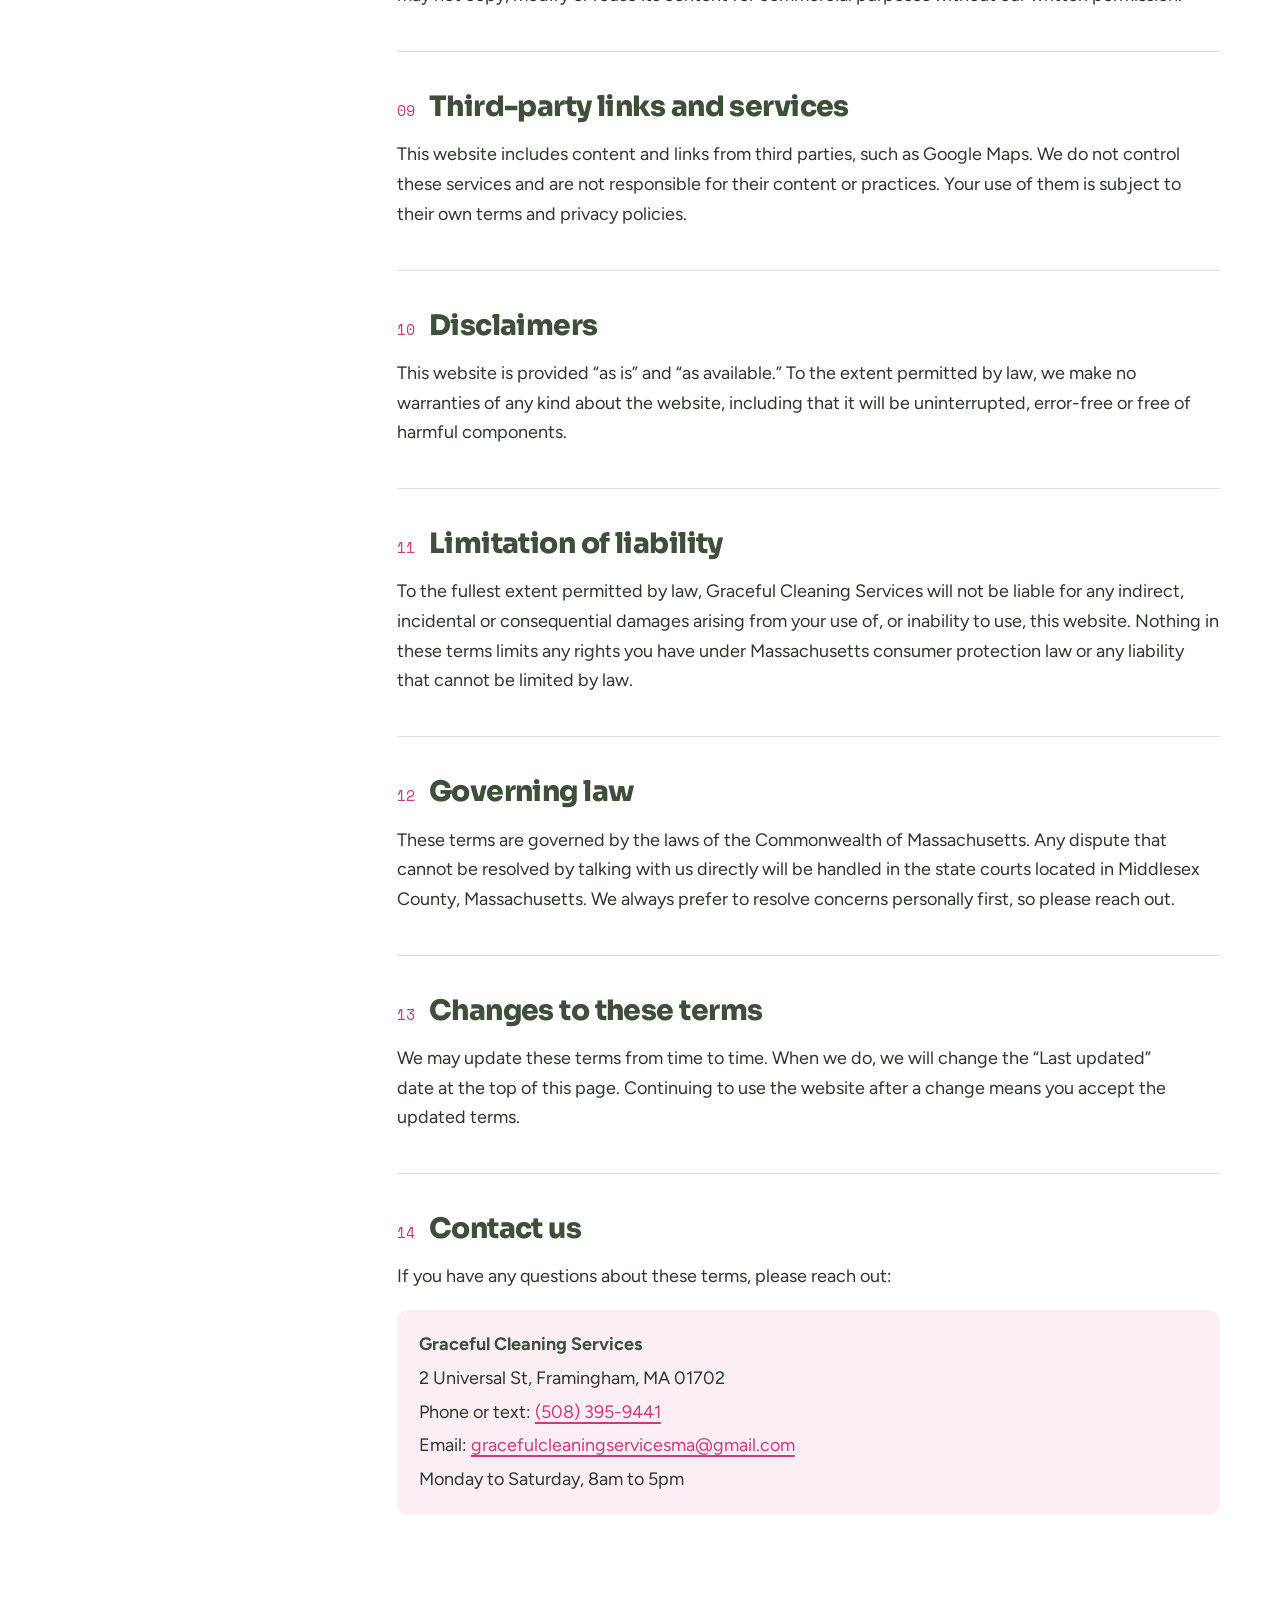
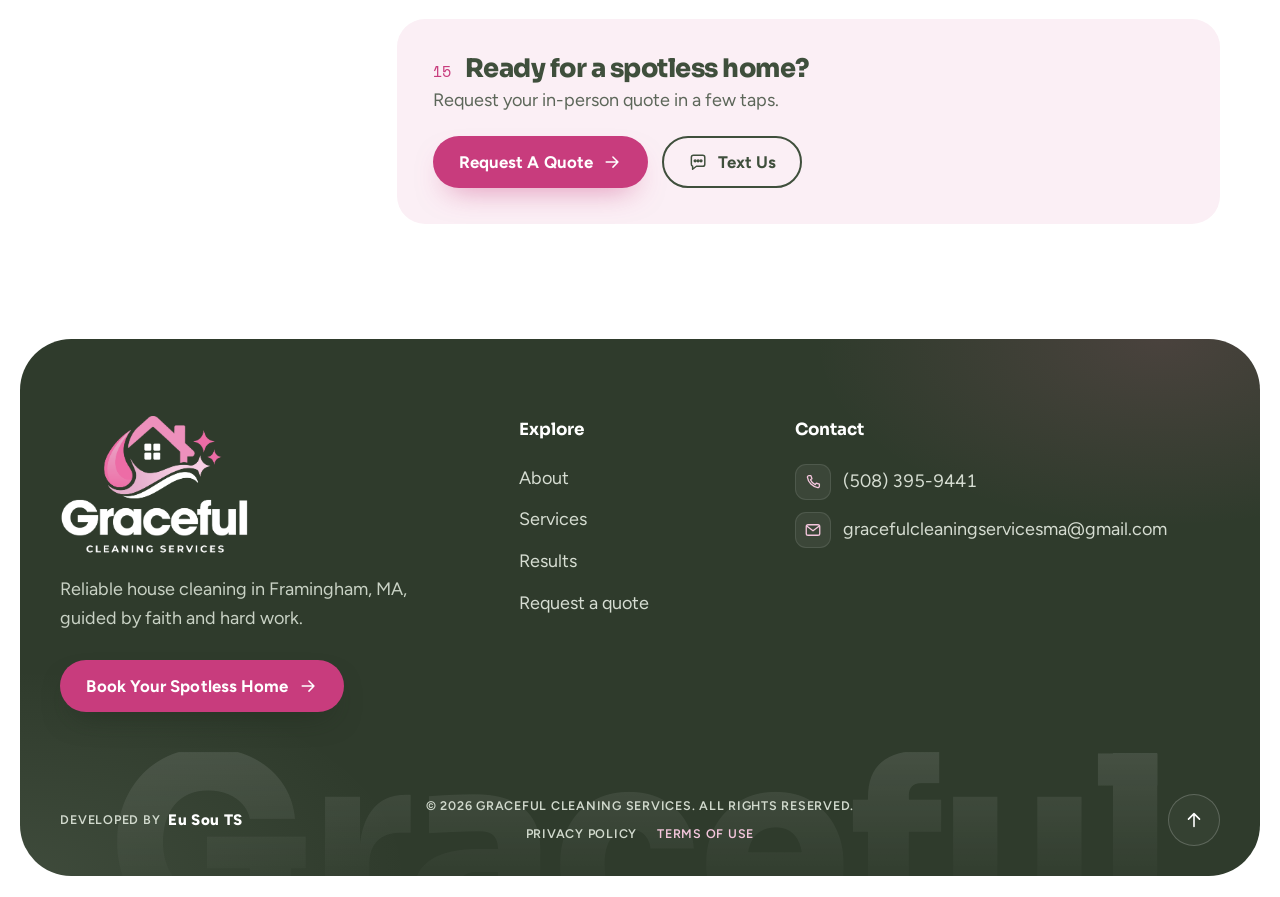
<file: terms-of-use.html>
<!doctype html>
<html lang="en">
<head>
  <meta charset="utf-8">
  <meta name="viewport" content="width=device-width, initial-scale=1">
  <title>Terms of Use | Graceful Cleaning Services</title>
  <meta name="description" content="The terms that apply when you use the Graceful Cleaning Services website and request a house cleaning quote in Framingham, MA.">
  <meta name="theme-color" content="#2F3B2C">
  <link rel="canonical" href="https://gracefulcleaningservicesma.com/terms-of-use.html">
  <link rel="icon" href="assets/logo/favicon-48.png" type="image/png" sizes="48x48">
  <link rel="icon" href="assets/logo/icon-192.png" type="image/png" sizes="192x192">
  <link rel="icon" href="favicon.ico" sizes="any">
  <link rel="apple-touch-icon" href="assets/logo/apple-touch-icon.png">
  <link rel="manifest" href="site.webmanifest">
  <link rel="preconnect" href="https://fonts.googleapis.com">
  <link rel="preconnect" href="https://fonts.gstatic.com" crossorigin>
  <link href="https://fonts.googleapis.com/css2?family=Anton&family=Figtree:ital,wght@0,400;0,500;0,600;0,700;1,500&family=Kaushan+Script&family=Sora:wght@600;700;800&family=Space+Mono&display=swap" rel="stylesheet">
  <link rel="stylesheet" href="assets/css/styles.css?v=2026-10-15-about">
</head>
<body>

<svg class="sprite" aria-hidden="true" focusable="false">
  <defs>
    <radialGradient id="g-sparkle" cx=".38" cy=".32" r=".75"><stop offset="0" stop-color="#FFD3E6"/><stop offset=".45" stop-color="#F07DB0"/><stop offset="1" stop-color="#D2508B"/></radialGradient>
  </defs>
  <symbol id="sparkle" viewBox="-50 -50 100 100"><path d="M0-48C4-14 14-4 48 0 14 4 4 14 0 48-4 14-14 4-48 0-14-4-4-14 0-48Z" fill="url(#g-sparkle)"/><path d="M0-40C2-14 8-8 18-4 6-6 2-14 0-40Z" fill="#FFFFFF" opacity=".7"/></symbol>
  <symbol id="i-text" viewBox="0 0 24 24"><path d="M4 6.5A2.5 2.5 0 0 1 6.5 4h11A2.5 2.5 0 0 1 20 6.5v8a2.5 2.5 0 0 1-2.5 2.5H10l-4.5 3.5V17A2.5 2.5 0 0 1 4 14.5Z"/><circle class="duo" cx="8.5" cy="10.5" r="1.1"/><circle class="duo" cx="12" cy="10.5" r="1.1"/><circle class="duo" cx="15.5" cy="10.5" r="1.1"/></symbol>
  <symbol id="i-phone" viewBox="0 0 24 24"><path d="M6.6 3.5h2.6l1.4 4.1-2 1.4a12.5 12.5 0 0 0 6.4 6.4l1.4-2 4.1 1.4v2.6a2 2 0 0 1-2.2 2A16.5 16.5 0 0 1 4.6 5.7a2 2 0 0 1 2-2.2Z"/></symbol>
  <symbol id="i-mail" viewBox="0 0 24 24"><rect x="3" y="5" width="18" height="14" rx="2.5"/><path d="m4 7 8 6 8-6"/></symbol>
  <symbol id="i-arrow" viewBox="0 0 24 24"><path d="M5 12h14M13 6l6 6-6 6"/></symbol>
</svg>

<a class="skip" href="#main">Skip to content</a>

<header class="legal-hero" id="top">
  <svg class="why-star" viewBox="-50 -50 100 100" aria-hidden="true"><path d="M0-48C4-14 14-4 48 0 14 4 4 14 0 48-4 14-14 4-48 0-14-4-4-14 0-48Z"/></svg>
  <div class="wrap">
    <div class="legal-top">
      <a href="index.html" class="logo" aria-label="Graceful Cleaning Services, home">
        <span class="logo-mark" aria-hidden="true"></span>
        <span class="logo-word" aria-hidden="true"></span>
      </a>
      <a href="index.html" class="btn btn-glass" aria-label="Back to the home page"><svg class="ic" aria-hidden="true"><use href="#i-arrow"/></svg><span>Back to home</span></a>
    </div>
    <div class="legal-head">
      <p class="legal-label"><svg aria-hidden="true"><use href="#sparkle"/></svg>Legal</p>
      <h1>
        <span class="lh-script">The fine print,</span>
        <span class="lh-big">Terms of Use<svg aria-hidden="true"><use href="#sparkle"/></svg></span>
      </h1>
      <p class="legal-lead">Plain and simple: how this website works, how quotes and bookings happen, and what we ask of each other.</p>
      <p class="legal-updated">Last updated: <time datetime="2026-10-15">October 15, 2026</time></p>
    </div>
  </div>
</header>

<main id="main" class="legal-body">
  <div class="wrap legal-grid">
    <nav class="legal-toc" aria-label="On this page">
      <b>On this page</b>
      <ol>
        <li><a href="#agreement">Agreement to these terms</a></li>
        <li><a href="#our-services">About our services</a></li>
        <li><a href="#quotes">Quote requests and booking</a></li>
        <li><a href="#your-home">Your home and our visits</a></li>
        <li><a href="#satisfaction">Your satisfaction</a></li>
        <li><a href="#website-content">Website content and images</a></li>
        <li><a href="#acceptable-use">Using this website</a></li>
        <li><a href="#intellectual-property">Intellectual property</a></li>
        <li><a href="#third-party">Third-party links and services</a></li>
        <li><a href="#disclaimers">Disclaimers</a></li>
        <li><a href="#liability">Limitation of liability</a></li>
        <li><a href="#governing-law">Governing law</a></li>
        <li><a href="#changes">Changes to these terms</a></li>
        <li><a href="#contact-us">Contact us</a></li>
      </ol>
    </nav>

    <article class="legal-article">
      <!-- CONFIRM with client: legal business name (sole proprietor or LLC) and mailing address -->
      <section id="agreement">
        <h2>Agreement to these terms</h2>
        <p>These Terms of Use apply to this website, operated by Graceful Cleaning Services (“Graceful,” “we,” “us”), an owner-operated cleaning service based in Framingham, Massachusetts. By using this website or sending us a quote request, you agree to these terms and to our <a href="privacy-policy.html">Privacy Policy</a>. If you do not agree, please do not use the website.</p>
        <p>You must be at least 18 years old to request services through this website.</p>
      </section>

      <section id="our-services">
        <h2>About our services</h2>
        <p>We offer regular, deep, move-in/out, post-construction and commercial cleaning in Framingham and nearby towns in Massachusetts. Descriptions on this website are a general overview. The exact tasks, schedule and price for your home or business are agreed with you directly.</p>
        <p>Service availability depends on our schedule and your location. We may decline or reschedule a request at our discretion.</p>
      </section>

      <section id="quotes">
        <h2>Quote requests and booking</h2>
        <ul>
          <li>Sending a request through this website, by text, phone or email is an inquiry only. It does not create a contract or reserve a date.</li>
          <li>Quotes are given after an in-person visit, because every home is different. Any price we share is based on what we see and what you tell us.</li>
          <li>A booking is confirmed only when we both agree on the service, date and price.</li>
          <li>Details such as payment, rescheduling and cancellations are discussed and agreed with you when you book.</li>
        </ul>
        <p>Please give us accurate information. If the condition or size of the space is substantially different from what was described, we may adjust the quote before starting work.</p>
      </section>

      <section id="your-home">
        <h2>Your home and our visits</h2>
        <p>To help us do our best work safely, we kindly ask that you:</p>
        <ul>
          <li>Provide access to the property at the agreed time, along with any entry instructions we need.</li>
          <li>Let us know about pets, alarm systems, fragile or valuable items, and surfaces that need special care.</li>
          <li>Put away cash, jewelry, important documents and other valuables before your appointment.</li>
          <li>Make sure the property has working water and electricity.</li>
        </ul>
        <p>If something is damaged during a visit, please tell us as soon as possible so we can talk about it with you openly and honestly.</p>
      </section>

      <section id="satisfaction">
        <h2>Your satisfaction</h2>
        <p>Your satisfaction matters to us. If something was missed, please contact us promptly after your cleaning, ideally within 24 hours, and we will work with you to make it right, which may include returning to re-clean the area in question.</p>
        <!-- CONFIRM with client: how the satisfaction guarantee works in practice (time window, re-clean, refund) -->
      </section>

      <section id="website-content">
        <h2>Website content and images</h2>
        <p>We work to keep the information on this website accurate and up to date, but it is provided for general information and may change without notice. Photographs and images on this website, including before-and-after comparisons, are for illustration and may not show homes we have cleaned. Results vary with the condition of each space.</p>
        <p>Client reviews reflect the personal experience of those clients and are not a guarantee of any particular outcome.</p>
      </section>

      <section id="acceptable-use">
        <h2>Using this website</h2>
        <p>You agree to use this website only for lawful purposes. You agree not to:</p>
        <ul>
          <li>Submit false information, or contact information that belongs to someone else.</li>
          <li>Send spam, harmful code or automated requests through our forms.</li>
          <li>Try to gain unauthorized access to the website or the systems behind it.</li>
          <li>Use the website in any way that could damage it or interfere with other visitors.</li>
        </ul>
      </section>

      <section id="intellectual-property">
        <h2>Intellectual property</h2>
        <p>The Graceful Cleaning Services name, logo, text, design and other content on this website belong to us or are used with permission. You may view this website and share links to it for personal use, but you may not copy, modify or reuse its content for commercial purposes without our written permission.</p>
      </section>

      <section id="third-party">
        <h2>Third-party links and services</h2>
        <p>This website includes content and links from third parties, such as Google Maps. We do not control these services and are not responsible for their content or practices. Your use of them is subject to their own terms and privacy policies.</p>
      </section>

      <section id="disclaimers">
        <h2>Disclaimers</h2>
        <p>This website is provided “as is” and “as available.” To the extent permitted by law, we make no warranties of any kind about the website, including that it will be uninterrupted, error-free or free of harmful components.</p>
      </section>

      <section id="liability">
        <h2>Limitation of liability</h2>
        <p>To the fullest extent permitted by law, Graceful Cleaning Services will not be liable for any indirect, incidental or consequential damages arising from your use of, or inability to use, this website. Nothing in these terms limits any rights you have under Massachusetts consumer protection law or any liability that cannot be limited by law.</p>
      </section>

      <section id="governing-law">
        <h2>Governing law</h2>
        <p>These terms are governed by the laws of the Commonwealth of Massachusetts. Any dispute that cannot be resolved by talking with us directly will be handled in the state courts located in Middlesex County, Massachusetts. We always prefer to resolve concerns personally first, so please reach out.</p>
      </section>

      <section id="changes">
        <h2>Changes to these terms</h2>
        <p>We may update these terms from time to time. When we do, we will change the “Last updated” date at the top of this page. Continuing to use the website after a change means you accept the updated terms.</p>
      </section>

      <section id="contact-us">
        <h2>Contact us</h2>
        <p>If you have any questions about these terms, please reach out:</p>
        <address>
          <strong>Graceful Cleaning Services</strong>
          <span>2 Universal St, Framingham, MA 01702</span>
          <span>Phone or text: <a href="tel:+15083959441">(508) 395-9441</a></span>
          <span>Email: <a href="mailto:gracefulcleaningservicesma@gmail.com">gracefulcleaningservicesma@gmail.com</a></span>
          <span>Monday to Saturday, 8am to 5pm</span>
        </address>
      </section>

      <div class="legal-help">
        <div>
          <h2>Ready for a spotless home?</h2>
          <p>Request your in-person quote in a few taps.</p>
        </div>
        <div class="cta-row">
          <a href="index.html#contact" class="btn btn-primary">Request a quote <svg class="ic" aria-hidden="true"><use href="#i-arrow"/></svg></a>
          <a href="sms:+15083959441" class="btn btn-ghost"><svg class="ic" aria-hidden="true"><use href="#i-text"/></svg>Text us</a>
        </div>
      </div>
    </article>
  </div>
</main>

<footer class="site-footer">
  <div class="wrap footer-grid">
    <div class="footer-brand">
      <img src="assets/logo/LOGO-PRINCIPAL-ALT.webp" alt="Graceful Cleaning Services" width="1072" height="796" loading="lazy">
      <p>Reliable house cleaning in Framingham, MA, guided by faith and hard work.</p>
      <a href="index.html#contact" class="btn btn-primary btn-on-dark">Book your spotless home <svg class="ic" aria-hidden="true"><use href="#i-arrow"/></svg></a>
    </div>
    <nav class="footer-nav" aria-label="Footer">
      <b>Explore</b>
      <a href="index.html#about">About</a><a href="index.html#services">Services</a><a href="index.html#results">Results</a><a href="index.html#contact">Request a quote</a>
    </nav>
    <div class="footer-contact">
      <b>Contact</b>
      <a href="tel:+15083959441" aria-label="Call (508) 395-9441"><svg class="ic" aria-hidden="true"><use href="#i-phone"/></svg>(508) 395-9441</a>
      <a href="mailto:gracefulcleaningservicesma@gmail.com"><svg class="ic" aria-hidden="true"><use href="#i-mail"/></svg>gracefulcleaningservicesma@gmail.com</a>
    </div>
  </div>
  <div class="wrap footer-base">
    <a class="fb-credit" href="https://eusouts.com.br/" target="_blank" rel="noopener">Developed by <strong>Eu Sou TS</strong></a>
    <div class="fb-mid">
      <span class="fb-copy">© <span data-year>2026</span> Graceful Cleaning Services. All rights reserved.</span>
      <nav class="fb-legal" aria-label="Legal">
        <a href="privacy-policy.html">Privacy Policy</a>
        <a href="terms-of-use.html" aria-current="page">Terms of Use</a>
      </nav>
    </div>
    <a href="#top" class="to-top" aria-label="Back to top"><svg class="ic" aria-hidden="true"><use href="#i-arrow"/></svg></a>
  </div>
  <p class="footer-mark" aria-hidden="true">Graceful</p>
</footer>

<div class="action-bar">
  <a href="sms:+15083959441"><svg class="ic" aria-hidden="true"><use href="#i-text"/></svg>Text</a>
  <a href="tel:+15083959441"><svg class="ic" aria-hidden="true"><use href="#i-phone"/></svg>Call</a>
  <a href="index.html#contact" class="ab-primary">Book now</a>
</div>

<script>document.querySelector('[data-year]').textContent = new Date().getFullYear();</script>
</body>
</html>
</file>
<file: assets/css/styles.css>
/* Graceful Cleaning Services — "Saturday Morning Light" */
:root {
  --white: #FFFFFF;
  --blush: #FBEFF5;
  --blush-2: #F6D9E7;
  --pink: #EC6FA7;          /* logo pink: decoration & sparkles */
  --pink-soft: #F4C6DD;
  --pink-action: #C83C7D;   /* accessible pink for buttons/links (4.7:1 on white) */
  --pink-action-hover: #AE2F69;
  --forest: #3F4F3C;        /* logo wordmark */
  --forest-deep: #2F3B2C;
  --sage: #737C70;          /* logo window & tagline */
  --text: #2C362A;
  --text-2: #5C6659;        /* secondary text, 5.9:1 on white */
  --line: #E7DCE2;

  --f-display: "Sora", "Figtree", system-ui, sans-serif;
  --f-body: "Figtree", system-ui, -apple-system, "Segoe UI", sans-serif;

  --r-sm: 12px;
  --r-md: 20px;
  --r-lg: 28px;
  --wrap: 1240px;
  --gutter: clamp(16px, 4vw, 40px);
  --section: clamp(80px, 11vw, 150px);

  --shadow-soft: 0 18px 40px -22px rgba(63, 79, 60, .35), 0 4px 12px -6px rgba(63, 79, 60, .12);
  --shadow-pink: 0 14px 30px -14px rgba(200, 60, 125, .6);
  --shadow-forest: 0 14px 30px -14px rgba(28, 38, 26, .55);
  --ease-out: cubic-bezier(.16, 1, .3, 1);
  --ease-spring: var(--ease-out);

  /* z-index scale */
  --z-raised: 2;
  --z-overlay: 4;
  --z-control: 5;
  --z-header: 50;
  --z-bar: 60;
  --z-skip: 100;
}
/* Spring easing (slight overshoot) where linear() is supported */
@supports (transition-timing-function: linear(0, 1)) {
  :root {
    --ease-spring: linear(0, .009, .035 2.1%, .141 4.4%, .723 12.9%, .938 16.7%, 1.017 20.5%, 1.061 24.6%, 1.067 28.4%, 1.044 34.3%, 1.003 45.2%, .994 52.6%, 1.001 77.8%, 1);
  }
}

*, *::before, *::after { box-sizing: border-box; }
html { scroll-behavior: smooth; scroll-padding-top: 96px; -webkit-text-size-adjust: 100%; }
body {
  margin: 0;
  background: var(--white);
  color: var(--text);
  font-family: var(--f-body);
  font-size: 1.125rem;
  line-height: 1.65;
  -webkit-font-smoothing: antialiased;
  text-rendering: optimizeLegibility;
  caret-color: var(--pink-action);
  overflow-x: clip;
}
img, svg { display: block; max-width: 100%; }
a { color: var(--pink-action); text-underline-offset: .2em; text-decoration-thickness: 1.5px; }
a:hover { color: var(--pink-action-hover); }
ul, ol { margin: 0; padding: 0; list-style: none; }
h1, h2, h3 { font-family: var(--f-display); color: var(--forest); margin: 0; text-wrap: balance; }
h1 { font-weight: 800; font-size: clamp(2.5rem, 4.6vw, 4.25rem); line-height: 1.04; letter-spacing: -.035em; }
h2 { font-weight: 800; font-size: clamp(2.05rem, 3.6vw, 3.2rem); line-height: 1.08; letter-spacing: -.03em; }
h3 { font-weight: 700; font-size: 1.3rem; line-height: 1.25; letter-spacing: -.015em; }
p { margin: 0 0 1em; text-wrap: pretty; }
.lead { font-size: clamp(1.15rem, 1.5vw, 1.3rem); color: var(--text-2); line-height: 1.55; }

::selection { background: var(--pink-soft); color: var(--forest-deep); }
:focus-visible { outline: 3px solid var(--pink-action); outline-offset: 3px; border-radius: 6px; }
html { scrollbar-color: var(--pink-soft) var(--blush); }
::-webkit-scrollbar { width: 12px; }
::-webkit-scrollbar-track { background: var(--blush); }
::-webkit-scrollbar-thumb { background: var(--pink-soft); border-radius: 99px; border: 3px solid var(--blush); }
::-webkit-scrollbar-thumb:hover { background: var(--pink); }

.sprite { position: absolute; width: 0; height: 0; overflow: hidden; }
.wrap { width: 100%; max-width: var(--wrap); margin-inline: auto; padding-inline: var(--gutter); }
/* Optical balance: a touch more air below than above */
.section { padding-block: var(--section) calc(var(--section) * 1.12); }
/* Centered one-line title with the section CTA closing the section */
.title-center { margin: 0 auto clamp(40px, 6vw, 72px); text-align: center; }
.section-foot { display: flex; justify-content: center; margin-top: clamp(36px, 5vw, 60px); }
.skip { position: absolute; left: 16px; top: -60px; z-index: var(--z-skip); background: var(--forest); color: #fff; padding: 10px 16px; border-radius: 10px; }
.skip:focus { top: 12px; color: #fff; }

/* Icons */
.ic { width: 1.35em; height: 1.35em; flex: none; fill: none; stroke: currentColor; stroke-width: 1.75; stroke-linecap: round; stroke-linejoin: round; }
.ic .duo { fill: var(--pink); stroke: none; }
.ic .duo-soft { fill: var(--pink-soft); stroke: none; }
.ic .duo-stroke { stroke: var(--pink); }

/* Buttons */
.btn {
  display: inline-flex; align-items: center; justify-content: center; gap: .55em;
  min-height: 52px; padding: .85rem 1.5rem;
  border-radius: 999px; border: 2px solid transparent;
  font: 700 1.05rem/1.1 var(--f-body); letter-spacing: .005em;
  text-decoration: none; cursor: pointer; text-transform: capitalize;
  transition: transform .5s var(--ease-spring), box-shadow .35s var(--ease-out), background-color .2s, color .2s, border-color .2s;
  -webkit-tap-highlight-color: transparent;
}
.btn .ic { width: 1.2em; height: 1.2em; transition: transform .5s var(--ease-spring); }
.btn:active { transform: translateY(1px) scale(.98); transition-duration: .12s; }
.btn-primary { background: var(--pink-action); color: #fff; box-shadow: var(--shadow-pink); }
.btn-primary:hover { background: var(--pink-action-hover); color: #fff; transform: translateY(-2px); box-shadow: 0 18px 34px -14px rgba(200, 60, 125, .7); }
.btn-primary:hover .ic { transform: translateX(3px); }
.btn-primary:active { transform: translateY(1px) scale(.98); box-shadow: 0 8px 18px -12px rgba(200, 60, 125, .7); }
.btn-ghost { background: var(--white); color: var(--forest); border-color: var(--forest); }
.btn-ghost:hover { background: var(--forest); color: #fff; }
.btn-ghost .ic .duo { fill: currentColor; }
.btn-lg { min-height: 58px; padding: 1rem 1.7rem; font-size: 1.08rem; }
.btn-block { width: 100%; }
.btn-on-dark { box-shadow: var(--shadow-forest); }

/* Header: transparent over the hero photo, a solid forest bar once the page scrolls */
.site-header {
  position: fixed; inset: 0 0 auto; z-index: var(--z-header);
  background: transparent; color: #fff;
  transition: background-color .35s var(--ease-out), box-shadow .35s var(--ease-out);
}
.site-header.is-scrolled, .site-header:has(.nav.is-open) {
  background: rgba(36, 46, 34, .94);
  backdrop-filter: saturate(1.3) blur(14px); -webkit-backdrop-filter: saturate(1.3) blur(14px);
  box-shadow: 0 1px 0 rgba(255, 255, 255, .06), 0 14px 34px -22px rgba(20, 28, 19, .7);
}
.header-inner { display: flex; align-items: center; gap: 24px; min-height: 88px; }
.logo { display: inline-flex; align-items: center; gap: 10px; flex: none; min-height: 44px; }
/* Lockup cropped from the stacked white logo (1089x807): symbol + wordmark */
.logo-mark { width: 64px; height: 45px; background: url("../logo/LOGO-WHITE.webp") no-repeat -24px 0 / 102px auto; }
.logo-word { width: 132px; height: 41px; background: url("../logo/LOGO-WHITE.webp") no-repeat -1px -58.5px / 134px auto; }
.nav { margin-left: auto; }
.nav ul { display: flex; align-items: center; gap: clamp(20px, 3vw, 52px); }
.nav a:not(.btn) { position: relative; color: #fff; text-decoration: none; font-weight: 500; font-size: 1.06rem; padding: 6px 0; transition: color .2s; }
.nav a:not(.btn):hover { color: var(--pink-soft); }
.nav a:not(.btn)::after { content: ""; position: absolute; left: 0; right: 0; bottom: 0; height: 2px; border-radius: 2px; background: var(--pink); transform: scaleX(0); transform-origin: left; transition: transform .35s var(--ease-out); }
.nav a:not(.btn):hover::after, .nav a.is-active::after { transform: scaleX(1); }
.nav-cta-mobile { display: none; }
.header-actions { display: flex; align-items: center; gap: 10px; padding-left: clamp(20px, 2.4vw, 36px); margin-left: clamp(4px, 1vw, 12px); border-left: 1px solid rgba(255, 255, 255, .2); }
.header-text { text-transform: capitalize; display: inline-flex; align-items: center; gap: 8px; min-height: 44px; color: #fff; font-weight: 600; font-size: 1.02rem; text-decoration: none; transition: color .2s; }
.header-text:hover { color: var(--pink-soft); }
.header-text .ic { width: 22px; height: 22px; }
.header-text .ic .duo, .header-text .ic .duo-stroke { fill: none; stroke: var(--pink-soft); }
.menu-toggle { display: none; width: 48px; height: 48px; border-radius: 14px; border: 1px solid rgba(255, 255, 255, .22); background: rgba(255, 255, 255, .08); color: #fff; cursor: pointer; align-items: center; justify-content: center; }
.menu-toggle .ic { width: 26px; height: 26px; }
.menu-toggle .ic-close { display: none; }
.menu-toggle[aria-expanded="true"] .ic-open { display: none; }
.menu-toggle[aria-expanded="true"] .ic-close { display: block; }

/* Hero: full-bleed room photo under a forest veil, mixed display type, steam rising into the white page */
.hero {
  position: relative; isolation: isolate; overflow: hidden;
  display: grid; grid-template-rows: 1fr auto auto; min-height: 100dvh;
  --hero-pb: clamp(20px, min(3.4vw, 5svh), 60px);
  padding-top: 88px; padding-bottom: var(--hero-pb);
  background: var(--forest-deep); color: #fff;
}
.hero-media { position: absolute; inset: 0; z-index: -2; overflow: hidden; }
.hero-media img { width: 100%; height: 100%; object-fit: cover; object-position: 62% 45%; animation: settle 2.8s var(--ease-out) both; }
@keyframes settle { from { transform: scale(1.08); } to { transform: none; } }
/* Veil: dark on the type side, letting the sunlit room breathe on the right */
.hero::before {
  content: ""; position: absolute; inset: 0; z-index: -1; pointer-events: none;
  background:
    linear-gradient(90deg, rgba(27, 35, 26, .9) 0%, rgba(27, 35, 26, .8) 48%, rgba(27, 35, 26, .4) 100%),
    linear-gradient(180deg, rgba(27, 35, 26, .55) 0%, rgba(27, 35, 26, 0) 22%);
}
/* Solid white behind the lower half of the band, tilted with it, so the strip below already matches About */
.hero::after {
  content: ""; position: absolute; left: -6vw; right: -6vw; bottom: -120px; z-index: -1; pointer-events: none;
  height: calc(var(--hero-pb) + 160px); background: var(--white); rotate: -2deg;
}
.hero-media::after {
  content: ""; position: absolute; inset: 40% -20% -10%; pointer-events: none;
  background:
    radial-gradient(40% 30% at 30% 70%, rgba(232, 240, 228, .22), transparent 70%),
    radial-gradient(35% 26% at 75% 60%, rgba(232, 240, 228, .16), transparent 70%);
  animation: drift 26s ease-in-out infinite alternate;
}
@keyframes drift { from { transform: translateX(-4%); } to { transform: translateX(5%); } }

/* Type stays large; on short screens the vertical gaps shrink instead, so the hero fits one screen */
.hero-stage { position: relative; align-self: end; padding-top: clamp(12px, 4svh, 96px); }
.hero-title { margin: 0; font-size: 1rem; line-height: 1; letter-spacing: 0; color: #fff; text-wrap: initial; }
.hero-title > span { display: block; }
.ht-script {
  position: relative; z-index: 1; width: fit-content;
  font-family: "Kaushan Script", var(--f-display); font-weight: 400;
  font-size: clamp(3.2rem, 8.4vw, 8.6rem); line-height: .9; letter-spacing: 0;
  color: #FFF7FB; rotate: -4deg; margin: 0 0 -.18em -.03em;
  text-shadow: 0 8px 34px rgba(20, 28, 19, .45);
}
.ht-big {
  font-family: "Anton", var(--f-display); font-weight: 400; text-transform: uppercase;
  font-size: clamp(3.6rem, 9.4vw, 9.1rem); line-height: .94; letter-spacing: .002em;
  color: #C9D7C3;
}
/* One line from tablet up; the cap above keeps it inside the 1240px wrap */
@media (min-width: 721px) { .ht-big { white-space: nowrap; } }
.ht-spark { display: inline-block; width: .5em; height: .5em; margin-left: .14em; vertical-align: .08em; animation: twinkle 4.8s ease-in-out infinite; }
@keyframes twinkle { 0%, 100% { transform: scale(1) rotate(0); } 50% { transform: scale(.84) rotate(14deg); } }
.ht-tail { margin-top: .55em; font-family: var(--f-display); font-weight: 700; font-size: clamp(1.3rem, 2.3vw, 2.15rem); letter-spacing: -.02em; color: #fff; }

.hero-intro {
  position: relative; display: grid; grid-template-columns: minmax(0, 1fr) auto; align-items: end; gap: 32px;
  margin-top: clamp(12px, 2.5svh, 48px); padding-top: clamp(12px, 2.4svh, 36px); padding-bottom: clamp(30px, min(4.8vw, 10svh), 100px);
}
.hero-lead { max-width: 52ch; margin-bottom: 26px; font-size: clamp(1.1rem, 1.35vw, 1.28rem); line-height: 1.55; color: rgba(255, 255, 255, .9); }
.cta-row { display: flex; flex-wrap: wrap; gap: 14px; }
.btn-glass {
  background: rgba(255, 255, 255, .08); color: #fff; border: 1px solid rgba(255, 255, 255, .45);
  backdrop-filter: blur(10px); -webkit-backdrop-filter: blur(10px);
  box-shadow: inset 0 1px 0 rgba(255, 255, 255, .16);
}
.btn-glass:hover { background: #fff; color: var(--forest); border-color: #fff; }
.btn-glass .ic .duo { fill: currentColor; }
.scroll-cue {
  display: grid; place-items: center; width: 76px; height: 76px; border-radius: 50%;
  border: 1px solid rgba(255, 255, 255, .42); color: #fff;
  transition: background-color .3s, color .3s, border-color .3s, transform .5s var(--ease-spring);
}
.scroll-cue .ic { width: 26px; height: 26px; rotate: 90deg; animation: nudge 2.4s ease-in-out infinite; }
.scroll-cue:hover { background: #fff; color: var(--forest); border-color: #fff; }
.scroll-cue:active { transform: scale(.94); }
@keyframes nudge { 0%, 100% { translate: 0 0; } 50% { translate: 0 5px; } }

/* Short laptop screens: keep the title big and tighten the gaps around it instead */
@media (min-width: 721px) and (max-height: 780px) {
  .hero-stage { padding-top: 8px; }
  .ht-tail { margin-top: .35em; }
  .hero-intro { margin-top: 10px; padding-top: 10px; padding-bottom: clamp(44px, 9svh, 72px); }
  .hero-lead { margin-bottom: 16px; }
}

/* Tilted band of short promises, borrowed from the agency copy */
.marquee {
  position: relative; margin-inline: -6vw; rotate: -2deg; overflow: hidden;
  padding-block: clamp(14px, 1.6vw, 22px);
  background: var(--forest-deep); border-block: 1px solid rgba(255, 255, 255, .07);
}
.marquee-track { display: flex; align-items: center; width: max-content; animation: marquee 104s linear infinite; }
.marquee-track > * { margin-right: clamp(24px, 3vw, 44px); flex: none; }
.marquee span { font-family: "Anton", var(--f-display); text-transform: uppercase; font-size: clamp(1.35rem, 2.3vw, 2.15rem); line-height: 1.1; letter-spacing: .01em; color: #F5EFE8; white-space: nowrap; }
.marquee svg { width: clamp(22px, 2vw, 30px); height: clamp(22px, 2vw, 30px); }
@keyframes marquee { to { transform: translateX(-50%); } }

/* About */
.about { background: linear-gradient(180deg, var(--white) 0%, var(--blush) 100%); }
.about-grid { display: grid; grid-template-columns: minmax(0, .95fr) minmax(0, 1fr); gap: clamp(40px, 7vw, 110px); align-items: center; }
.about-photo { position: relative; isolation: isolate; margin: 0; }
/* Offset blush plate behind the card for depth */
.about-photo::before { content: ""; position: absolute; inset: 9% -5% -6% 10%; z-index: -1; border-radius: var(--r-lg); background: linear-gradient(150deg, var(--blush-2), var(--pink-soft)); rotate: 3deg; }
/* Photo card: plain rounded frame, like a print held up to the light */
.photo-card { position: relative; aspect-ratio: 1 / 1.05; border-radius: var(--r-lg); overflow: hidden; border: 5px solid var(--forest-deep); background: var(--forest-deep); box-shadow: 0 34px 60px -34px rgba(47, 59, 44, .55), 0 10px 22px -14px rgba(47, 59, 44, .3); }
.photo-card img { width: 100%; height: 100%; object-fit: cover; object-position: center; border-radius: calc(var(--r-lg) - 5px); }
/* GPU-only sweep: translate across the pane instead of animating `left` */
.glint {
  position: absolute; top: -10%; bottom: -10%; left: 0; width: 40%; z-index: var(--z-raised); pointer-events: none;
  background: linear-gradient(90deg, rgba(255,255,255,0), rgba(255,255,255,.5), rgba(255,255,255,0));
  transform: translateX(-150%) skewX(-16deg); opacity: 0;
}
.is-lit .glint { animation: glint 1.9s var(--ease-out) .15s 1 both; }
@keyframes glint { 0% { transform: translateX(-150%) skewX(-16deg); opacity: 1; } 100% { transform: translateX(330%) skewX(-16deg); opacity: 1; } }
.about-spark, .about-bubble { position: absolute; height: auto; z-index: var(--z-overlay); pointer-events: none; }
.about-spark { aspect-ratio: 1; animation: twinkle 4.8s ease-in-out infinite; }
.about-spark.s1 { width: 15%; right: -6%; top: -6%; }
.about-spark.s2 { width: 8%; right: 9%; top: -9%; animation-delay: -2.2s; }
.about-bubble { aspect-ratio: 1; animation: floaty 7s ease-in-out infinite; }
.about-bubble.b1 { width: 10%; left: -4%; bottom: -4%; }
.about-bubble.b2 { width: 6%; left: 7%; bottom: 7%; animation-duration: 8.5s; animation-delay: -3s; }
@keyframes floaty { 0%, 100% { transform: translateY(0); } 50% { transform: translateY(-12px); } }
.about-badge {
  position: absolute; right: -9%; bottom: 9%; z-index: var(--z-overlay);
  display: flex; align-items: center; gap: 14px; padding: 14px 22px 14px 14px;
  border-radius: 20px; background: rgba(255, 255, 255, .92);
  backdrop-filter: blur(10px); -webkit-backdrop-filter: blur(10px);
  box-shadow: 0 22px 40px -22px rgba(47, 59, 44, .55), inset 0 0 0 1px rgba(255, 255, 255, .8);
  color: var(--forest); font-weight: 600; font-size: 1rem; line-height: 1.2;
}
.about-badge b { display: block; font-family: var(--f-display); font-weight: 800; font-size: 1.9rem; line-height: 1; letter-spacing: -.03em; color: var(--forest); font-variant-numeric: tabular-nums; }
.about-badge-ic { display: grid; place-items: center; width: 54px; height: 54px; flex: none; border-radius: 16px; background: var(--blush); color: var(--forest); }
.about-badge-ic .ic { width: 28px; height: 28px; }
.about-copy h2 { max-width: 14ch; margin-bottom: 28px; }
.about-copy .lead { color: var(--forest); font-weight: 500; }
.about-copy p:not(.lead) { max-width: 58ch; color: var(--text-2); }
.about-copy .btn { margin-top: 16px; }

/* Services */
/* Services: photo bento. Regular is the hero card; the rest sit in a 2x2 beside it */
.service-grid { display: grid; grid-template-columns: minmax(0, 1.3fr) minmax(0, 1fr) minmax(0, 1fr); gap: clamp(14px, 1.6vw, 22px); }
.service-card {
  position: relative; isolation: isolate; overflow: hidden; min-height: 320px;
  display: flex; align-items: flex-end; border-radius: var(--r-lg);
  background: var(--forest-deep); color: #fff;
  box-shadow: 0 26px 50px -30px rgba(47, 59, 44, .55);
}
.service-card.is-featured { grid-row: span 2; }
.service-card img { position: absolute; inset: 0; z-index: -2; width: 100%; height: 100%; object-fit: cover; transition: transform 1s var(--ease-out); }
.service-card::after {
  content: ""; position: absolute; inset: 0; z-index: -1; pointer-events: none;
  background: linear-gradient(180deg, rgba(27, 35, 26, .05) 0%, rgba(27, 35, 26, .3) 32%, rgba(27, 35, 26, .8) 62%, rgba(27, 35, 26, .95) 100%);
  transition: opacity .5s var(--ease-out);
}
.service-card:hover img { transform: scale(1.05); }
.service-ic {
  position: absolute; top: 18px; left: 18px; display: grid; place-items: center;
  width: 54px; height: 54px; border-radius: 16px; color: #fff;
  background: rgba(255, 255, 255, .16); border: 1px solid rgba(255, 255, 255, .28);
  backdrop-filter: blur(10px); -webkit-backdrop-filter: blur(10px);
  box-shadow: inset 0 1px 0 rgba(255, 255, 255, .2);
  transition: transform .5s var(--ease-spring), background-color .3s;
}
.service-ic .ic { width: 28px; height: 28px; stroke-width: 1.6; }
.service-ic .ic .duo { fill: var(--pink-soft); }
.service-ic .ic .duo-stroke { stroke: var(--pink-soft); }
.service-card:hover .service-ic { transform: rotate(-6deg) scale(1.06); background: rgba(255, 255, 255, .26); }
.service-body { padding: clamp(22px, 2.2vw, 30px); }
.service-body h3 { margin-bottom: 8px; color: #fff; font-size: clamp(1.25rem, 1.6vw, 1.45rem); }
.service-body p { margin: 0; max-width: 40ch; color: rgba(255, 255, 255, .88); font-size: 1.02rem; line-height: 1.55; }
.is-featured .service-body { padding: clamp(26px, 3vw, 40px); }
.is-featured .service-body h3 { font-size: clamp(1.7rem, 2.4vw, 2.2rem); }
.is-featured .service-body p { font-size: 1.1rem; }
.is-featured .service-ic { top: 24px; left: 24px; width: 62px; height: 62px; border-radius: 18px; }
.is-featured .service-ic .ic { width: 32px; height: 32px; }
.service-card .chips li { background: rgba(255, 255, 255, .12); border-color: rgba(255, 255, 255, .3); color: #fff; }
.chips { display: flex; flex-wrap: wrap; gap: 8px; margin-top: 16px; }
.chips li { padding: 6px 14px; border-radius: 999px; background: var(--white); border: 1.5px solid var(--blush-2); color: var(--forest); font-weight: 600; font-size: .95rem; }

/* Results */
.results { background: var(--blush); }
.results.section { padding-block: calc(var(--section) * .7) calc(var(--section) * .78); }
.results-head { display: flex; flex-wrap: wrap; align-items: end; justify-content: space-between; gap: 24px; margin-bottom: 40px; }
.tabs { display: inline-flex; gap: 6px; padding: 6px; background: var(--white); border-radius: 999px; box-shadow: var(--shadow-soft); }
.tabs button { min-height: 46px; padding: 0 20px; border: 0; border-radius: 999px; background: transparent; color: var(--forest); font: 600 1rem var(--f-body); cursor: pointer; transition: background-color .25s, color .25s, transform .4s var(--ease-spring); }
.tabs button:hover { background: var(--blush); }
.tabs button:active { transform: scale(.96); transition-duration: .12s; }
.tabs button[aria-selected="true"] { background: var(--forest); color: #fff; }
.compare {
  --pos: 50%;
  position: relative; aspect-ratio: 21 / 9; border-radius: var(--r-lg); overflow: hidden;
  box-shadow: 0 30px 60px -30px rgba(63, 79, 60, .45); background: var(--blush-2);
  user-select: none; -webkit-user-select: none; touch-action: pan-y;
}
.compare img { position: absolute; inset: 0; width: 100%; height: 100%; object-fit: cover; transition: opacity .35s; }
/* Vertical pairs: static, before and after side by side in the same frame as the living room (no dragging) */
.compare.is-split { touch-action: auto; }
.compare.is-split .compare-before { right: 50%; clip-path: none; }
.compare.is-split [data-after] { left: 50%; width: 50%; }
.compare.is-split .mullion { left: 50%; }
.compare.is-split .grip, .compare.is-split .compare-range { display: none; }
.compare.is-swapping img { opacity: 0; }
.compare-before { position: absolute; inset: 0; clip-path: inset(0 calc(100% - var(--pos)) 0 0); }
.tag { position: absolute; top: 20px; z-index: var(--z-raised); padding: 6px 12px; border-radius: 8px; font-weight: 700; font-size: .95rem; letter-spacing: .01em; }
.tag-before { left: 20px; background: rgba(47, 59, 44, .82); color: #fff; }
.tag-after { right: 20px; background: rgba(255, 255, 255, .94); color: var(--forest); }
.mullion { position: absolute; top: 0; bottom: 0; left: var(--pos); width: 12px; transform: translateX(-50%); background: var(--white); z-index: var(--z-overlay); box-shadow: 0 0 30px rgba(47, 59, 44, .28); pointer-events: none; }
.grip { position: absolute; top: 50%; left: 50%; width: 64px; height: 64px; transform: translate(-50%, -50%); border-radius: 50%; background: var(--white); box-shadow: 0 10px 28px -8px rgba(63,79,60,.5); display: grid; place-items: center; transition: transform .3s var(--ease-out); }
.grip svg { width: 30px; height: 30px; fill: var(--pink); }
.compare:hover .grip, .compare.is-dragging .grip { transform: translate(-50%, -50%) scale(1.08); }
.compare-range { position: absolute; inset: 0; width: 100%; height: 100%; margin: 0; opacity: 0; cursor: ew-resize; z-index: var(--z-control); }
.compare:has(.compare-range:focus-visible) .grip { outline: 3px solid var(--pink-action); outline-offset: 4px; }

/* Reviews: one featured quote beside a stacked pair, not three equal towers */
.review-grid { display: grid; grid-template-columns: minmax(0, 1.3fr) minmax(0, 1fr); gap: clamp(20px, 2.6vw, 32px); }
.review { margin: 0; padding: 32px 32px 30px; border-radius: var(--r-lg); background: var(--blush); position: relative; display: flex; flex-direction: column; }
.review.r1 { grid-row: span 2; padding: clamp(36px, 4.4vw, 60px); background: var(--white); box-shadow: var(--shadow-soft), 0 0 0 1px rgba(63, 79, 60, .05); }
.review.r1 blockquote p { font-family: var(--f-display); font-weight: 600; font-size: clamp(1.4rem, 2.2vw, 1.9rem); line-height: 1.35; letter-spacing: -.02em; }
.review.r1 figcaption { margin-top: auto; }
.review.r1::after { content: "\201C"; position: absolute; right: clamp(24px, 3vw, 44px); top: clamp(4px, 1vw, 16px); font-family: var(--f-display); font-weight: 800; font-size: clamp(6rem, 10vw, 9rem); line-height: 1; color: var(--blush-2); pointer-events: none; }
.review.r3 { background: var(--blush-2); }
.stars { display: flex; gap: 4px; margin-bottom: 18px; }
.stars svg { width: 22px; height: 22px; fill: var(--pink); }
.review blockquote { margin: 0 0 22px; position: relative; z-index: var(--z-raised); }
.review blockquote p { font-size: 1.15rem; line-height: 1.6; color: var(--forest); font-weight: 500; margin: 0; }
.review figcaption { display: grid; gap: 2px; font-size: .98rem; }
.review figcaption strong { color: var(--forest); }
.review figcaption span { color: var(--text-2); }

/* Why: the promise is the headline, set in the hero's type mix; proof sits below as an editorial list */
.why { position: relative; isolation: isolate; overflow: hidden; margin-inline: clamp(8px, 1.6vw, 24px); border-radius: clamp(28px, 4vw, 56px); background: var(--forest); color: #EEF1EC; padding-block: clamp(80px, 9vw, 128px) clamp(88px, 10vw, 140px); }
.why::before {
  content: ""; position: absolute; inset: 0; z-index: -2; pointer-events: none;
  background:
    radial-gradient(45% 55% at 88% 12%, rgba(236, 111, 167, .16), transparent 70%),
    radial-gradient(40% 50% at 6% 96%, rgba(201, 215, 195, .12), transparent 70%);
}
.why-star { position: absolute; z-index: -1; right: -6%; top: -14%; width: clamp(320px, 42vw, 620px); height: auto; aspect-ratio: 1; fill: none; stroke: rgba(255, 255, 255, .07); stroke-width: .5; animation: spin 90s linear infinite; pointer-events: none; }
@keyframes spin { to { rotate: 360deg; } }

/* Eyebrow: a quiet glass tag carrying the logo sparkle */
.why-top { text-align: center; }
.why-label {
  display: inline-flex; align-items: center; gap: 10px; margin: 0 0 clamp(16px, 2vw, 24px);
  padding: 9px 16px 9px 12px; border-radius: 12px;
  background: rgba(255, 255, 255, .07); border: 1px solid rgba(255, 255, 255, .16);
  box-shadow: inset 0 1px 0 rgba(255, 255, 255, .1);
  backdrop-filter: blur(8px); -webkit-backdrop-filter: blur(8px);
  font-family: "Space Mono", ui-monospace, monospace; font-weight: 400; font-size: .9rem; line-height: 1.2;
  letter-spacing: .08em; text-transform: uppercase; color: #F3EEF0;
}
.why-label-spark { width: 18px; height: 18px; flex: none; animation: twinkle 4.8s ease-in-out infinite; }
.why-line { margin: 0; }
.why-line > span { display: block; }
.wl-big { font-family: "Anton", var(--f-display); text-transform: uppercase; font-size: clamp(3rem, 7.4vw, 7.2rem); line-height: .95; letter-spacing: .005em; color: #C9D7C3; }
.wl-script {
  width: fit-content; margin: -.28em auto 0; rotate: -4deg;
  font-family: "Kaushan Script", var(--f-display); font-size: clamp(2.6rem, 6vw, 5.8rem); line-height: 1.05;
  color: var(--pink-soft); text-shadow: 0 10px 36px rgba(20, 28, 19, .45);
}
.wl-spark { display: inline-block; width: .55em; height: .55em; margin-left: .12em; vertical-align: .15em; animation: twinkle 4.8s ease-in-out infinite; }

.why-grid { display: grid; gap: clamp(24px, 2.8vw, 36px); margin-top: clamp(28px, 3.4vw, 48px); }
.why .section-foot { margin-top: clamp(28px, 3.4vw, 44px); }
.why-copy { text-align: center; }
.why-copy p { max-width: 62ch; margin: 0 auto; font-size: clamp(1.08rem, 1.3vw, 1.2rem); line-height: 1.7; color: #DCE3D8; }
/* Proof cards: glass tiles stacked in the right column */
.why-list { display: grid; grid-template-columns: repeat(3, minmax(0, 1fr)); gap: clamp(14px, 1.6vw, 20px); }
.why-list li {
  display: flex; align-items: center; justify-content: center; gap: 16px;
  padding: clamp(16px, 1.6vw, 20px);
  border-radius: 20px; border: 1px solid rgba(255, 255, 255, .14);
  background: linear-gradient(135deg, rgba(255, 255, 255, .1), rgba(255, 255, 255, .03));
  box-shadow: inset 0 1px 0 rgba(255, 255, 255, .1), 0 22px 40px -30px rgba(20, 28, 19, .8);
  backdrop-filter: blur(8px); -webkit-backdrop-filter: blur(8px);
  transition: transform .5s var(--ease-spring), border-color .3s, background-color .3s;
}
.why-ic {
  display: grid; place-items: center; width: 52px; height: 52px; flex: none; border-radius: 14px;
  background: linear-gradient(145deg, #FDEAF3, var(--pink-soft)); color: var(--forest);
  box-shadow: 0 10px 22px -12px rgba(200, 60, 125, .6), inset 0 1px 0 rgba(255, 255, 255, .7);
  transition: transform .5s var(--ease-spring);
}
.why-ic .ic { width: 26px; height: 26px; }
.why-ic .ic .duo { fill: var(--pink-action); }
.why-ic .ic .duo-soft { fill: #fff; }
.why-ic .ic .duo-stroke { stroke: var(--pink-action); }
.why-title { font-family: var(--f-display); font-weight: 700; font-size: clamp(1rem, 1.25vw, 1.15rem); line-height: 1.2; letter-spacing: -.02em; color: #fff; }
@media (min-width: 1200px) { .why-title { white-space: nowrap; } }
.why-list li:hover { transform: translateY(-3px); border-color: rgba(244, 198, 221, .45); }
.why-list li:hover .why-ic { transform: rotate(-6deg) scale(1.05); }

/* How */
.steps-wrap { position: relative; isolation: isolate; }
.steps-path { position: absolute; left: 4%; top: -10px; width: 92%; height: 80px; z-index: -1; }
.steps { display: grid; grid-template-columns: repeat(3, minmax(0, 1fr)); gap: clamp(24px, 4vw, 56px); }
.step { display: grid; grid-template-columns: auto 1fr; gap: 6px 18px; align-items: center; padding-top: 70px; }
.step-pane { grid-row: span 2; position: relative; display: grid; place-items: center; width: 84px; height: 84px; border-radius: 50%; background: var(--blush); color: var(--forest); }
.step-pane .ic { width: 40px; height: 40px; stroke-width: 1.5; }
.step-pane b { position: absolute; top: -6px; right: -6px; width: 34px; height: 34px; border-radius: 50%; display: grid; place-items: center; background: var(--pink-action); color: #fff; font-family: var(--f-display); font-size: .95rem; font-variant-numeric: tabular-nums; box-shadow: var(--shadow-pink); }.step h3 { font-size: 1.4rem; align-self: end; }
.step p { align-self: start; }
.step p { color: var(--text-2); margin: 0; }

/* Verse */
/* Verse: a rounded photo panel under a forest veil, the logo as a quiet watermark */
.verse {
  position: relative; isolation: isolate; overflow: hidden; text-align: center;
  margin-inline: clamp(8px, 1.6vw, 24px); border-radius: clamp(28px, 4vw, 56px);
  padding-block: clamp(100px, 13vw, 180px); background: var(--forest-deep); color: #fff;
}
.verse-bg { position: absolute; inset: 0; z-index: -3; width: 100%; height: 100%; object-fit: cover; object-position: center 45%; }
.verse::before { content: ""; position: absolute; inset: 0; z-index: -2; background: radial-gradient(70% 80% at 50% 50%, rgba(27, 35, 26, .72) 0%, rgba(27, 35, 26, .86) 100%); }
.verse::after {
  content: ""; position: absolute; left: 50%; top: 50%; z-index: -1; pointer-events: none;
  width: clamp(280px, 40vw, 600px); aspect-ratio: 1089 / 807; translate: -50% -50%;
  background: url("../logo/LOGO-WHITE.webp") no-repeat center / contain; opacity: .09;
}
.verse blockquote { margin: 0 auto; max-width: 900px; }
.verse p { font-family: var(--f-display); font-weight: 700; font-size: clamp(1.7rem, 3.4vw, 2.9rem); line-height: 1.22; letter-spacing: -.025em; color: #fff; margin-bottom: 26px; text-shadow: 0 4px 24px rgba(20, 28, 19, .35); }
.verse cite { font-style: normal; font-weight: 700; letter-spacing: .22em; text-transform: uppercase; font-size: .95rem; color: var(--pink-soft); }

/* Contact */
.contact-grid { display: grid; grid-template-columns: minmax(0, 1.1fr) minmax(0, .9fr); gap: clamp(28px, 4vw, 56px); align-items: start; }
.form-card { padding: clamp(24px, 4vw, 52px); border-radius: var(--r-lg); background: var(--white); box-shadow: 0 30px 60px -34px rgba(63, 79, 60, .4), 0 0 0 1px rgba(63, 79, 60, .06); }
.form-card h2 { margin-bottom: 28px; }
.field { margin: 0 0 20px; border: 0; padding: 0; min-width: 0; }
.field-row { display: grid; grid-template-columns: 1fr 1fr; gap: 0 18px; }
label, legend { display: block; font-weight: 700; color: var(--forest); margin-bottom: 8px; font-size: 1rem; padding: 0; }
.opt { font-weight: 500; color: var(--text-2); font-size: .9rem; margin-left: 4px; }
input[type="text"], input[type="tel"], input[type="email"], select, textarea {
  width: 100%; min-height: 54px; padding: 12px 16px;
  border: 1.5px solid #CFC3CA; border-radius: 14px; background: #FFFDFE;
  font: 500 1.05rem var(--f-body); color: var(--text);
  transition: border-color .2s, box-shadow .2s, background-color .2s;
}
textarea { min-height: 110px; resize: vertical; line-height: 1.5; }
select { appearance: none; -webkit-appearance: none; background-image: url("data:image/svg+xml,%3Csvg xmlns='http://www.w3.org/2000/svg' width='24' height='24' fill='none' stroke='%233F4F3C' stroke-width='2' stroke-linecap='round' stroke-linejoin='round'%3E%3Cpath d='m6 9 6 6 6-6'/%3E%3C/svg%3E"); background-repeat: no-repeat; background-position: right 14px center; padding-right: 46px; }
::placeholder { color: #7A7377; opacity: 1; }
input:hover, select:hover, textarea:hover { border-color: var(--sage); }
input:focus, select:focus, textarea:focus { outline: none; border-color: var(--pink-action); box-shadow: 0 0 0 4px rgba(236, 111, 167, .22); background: #fff; }
.err { display: none; margin: 6px 0 0; color: #A3245D; font-size: .95rem; font-weight: 600; }
.field.has-error input, .field.has-error select { border-color: #A3245D; background: #FFF6FA; }
.field.has-error .err { display: block; }
.radio-chips { display: flex; flex-wrap: wrap; gap: 10px; }
.radio-chips label { margin: 0; position: relative; }
.radio-chips input { position: absolute; opacity: 0; inset: 0; margin: 0; cursor: pointer; }
.radio-chips span { display: inline-flex; align-items: center; min-height: 46px; padding: 0 18px; border-radius: 999px; border: 1.5px solid #CFC3CA; font-weight: 600; color: var(--forest); transition: background-color .2s, border-color .2s, color .2s, transform .4s var(--ease-spring); cursor: pointer; }
.radio-chips input:hover + span { border-color: var(--sage); }
.radio-chips input:active + span { transform: scale(.96); transition-duration: .12s; }
.radio-chips input:checked + span { background: var(--forest); border-color: var(--forest); color: #fff; }
.radio-chips input:focus-visible + span { outline: 3px solid var(--pink-action); outline-offset: 3px; }
.hp { position: absolute; left: -9999px; }
.sr-only { position: absolute; width: 1px; height: 1px; margin: -1px; padding: 0; overflow: hidden; clip: rect(0 0 0 0); white-space: nowrap; border: 0; }
/* Stepped form */
.form-progress { margin: 0 0 26px; }
.step-count { margin: 0 0 10px; font-weight: 700; font-size: .95rem; color: var(--pink-action); font-variant-numeric: tabular-nums; }
.progress-bar { display: grid; grid-template-columns: repeat(3, minmax(0, 1fr)); gap: 6px; }
.progress-bar span { height: 6px; border-radius: 99px; background: var(--blush-2); transition: background-color .4s var(--ease-out); }
.progress-bar span.is-done { background: var(--pink-action); }
.form-step { margin: 0; padding: 0; border: 0; min-width: 0; }
.step-title { margin: 0 0 20px; padding: 0; font-family: var(--f-display); font-weight: 700; font-size: clamp(1.3rem, 1.8vw, 1.55rem); letter-spacing: -.02em; color: var(--forest); }
.is-stepped .form-step:not(.is-active) { display: none; }
.is-stepped .form-step.is-active { animation: step-in .45s var(--ease-out) both; }
@keyframes step-in { from { opacity: 0; transform: translateX(14px); } to { opacity: 1; transform: none; } }
.field-label { margin: 0 0 8px; font-weight: 700; color: var(--forest); font-size: 1rem; }
.svc-grid { display: grid; grid-template-columns: repeat(auto-fill, minmax(190px, 1fr)); gap: 10px; }
.svc-tile { position: relative; margin: 0; font-weight: 600; }
.svc-tile input { position: absolute; inset: 0; margin: 0; opacity: 0; cursor: pointer; }
.svc-tile .box {
  display: flex; align-items: center; gap: 12px; min-height: 64px; padding: 10px 14px 10px 10px;
  border: 1.5px solid #CFC3CA; border-radius: 16px; background: #FFFDFE; color: var(--forest); line-height: 1.25;
  transition: border-color .2s, background-color .2s, box-shadow .2s, transform .4s var(--ease-spring);
}
.svc-ic { display: grid; place-items: center; width: 42px; height: 42px; flex: none; border-radius: 12px; background: var(--blush); color: var(--forest); transition: background-color .2s, color .2s; }
.svc-ic .ic { width: 24px; height: 24px; }
.svc-tile input:hover + .box { border-color: var(--sage); }
.svc-tile input:active + .box { transform: scale(.98); transition-duration: .12s; }
.svc-tile input:checked + .box { border-color: var(--pink-action); background: #FFF4F9; box-shadow: 0 0 0 3px rgba(236, 111, 167, .18); }
.svc-tile input:checked + .box .svc-ic { background: var(--pink-action); color: #fff; }
.svc-tile input:checked + .box .svc-ic .duo { fill: #fff; }
.svc-tile input:checked + .box .svc-ic .duo-stroke { stroke: #fff; }
.svc-tile input:focus-visible + .box { outline: 3px solid var(--pink-action); outline-offset: 3px; }
.field.has-error .svc-tile .box { border-color: #A3245D; }
.step-nav { display: flex; align-items: center; gap: 12px; margin-top: 8px; }
.step-nav .step-next { flex: 1; }
.btn-back {
  display: inline-flex; align-items: center; gap: 8px; min-height: 58px; padding: 0 14px 0 6px;
  border: 0; border-radius: 14px; background: none; color: var(--forest); cursor: pointer;
  font: 700 1.05rem var(--f-body); text-transform: capitalize; transition: background-color .2s;
}
.btn-back .ic { width: 1.2em; height: 1.2em; rotate: 180deg; }
.btn-back:hover { background: var(--blush); }
.step-nav [hidden] { display: none; }
/* Sending state: the brand light sweep crosses the button instead of a spinner */
.btn[data-submit] { position: relative; overflow: hidden; isolation: isolate; }
.btn[data-submit]::after {
  content: ""; position: absolute; inset: 0; width: 45%; z-index: -1; pointer-events: none; opacity: 0;
  background: linear-gradient(90deg, rgba(255,255,255,0), rgba(255,255,255,.32), rgba(255,255,255,0));
  transform: translateX(-120%) skewX(-16deg);
}
.btn.is-loading { pointer-events: none; background: var(--pink-action-hover); }
.btn.is-loading::after { opacity: 1; animation: sending 1.3s var(--ease-out) infinite; }
@keyframes sending { to { transform: translateX(330%) skewX(-16deg); } }
.form-privacy { margin: 14px 0 0; font-size: .95rem; color: var(--text-2); text-align: center; text-wrap: balance; }
.form-status { margin: 10px 0 0; font-weight: 600; color: #A3245D; min-height: 1.4em; }
.form-status:empty { margin: 0; }
.form-success { text-align: center; padding: 40px 10px 20px; }
.form-success:focus { outline: none; }
.success-spark { width: 72px; height: 72px; margin: 0 auto 18px; }
.form-success h3 { font-size: 1.7rem; margin-bottom: 10px; }
.form-success p { color: var(--text-2); max-width: 40ch; margin-inline: auto; }

.contact-side { display: grid; gap: 28px; }
.map-pane { position: relative; aspect-ratio: 4 / 3; border-radius: var(--r-lg); overflow: hidden; box-shadow: var(--shadow-soft); background: var(--blush-2); }
.map-pane iframe { position: absolute; inset: 0; width: 100%; height: 100%; border: 0; }
.contact-list { display: grid; gap: 18px; }
.contact-list li { display: flex; gap: 16px; align-items: flex-start; }
.contact-list .ic { width: 46px; height: 46px; padding: 11px; border-radius: 14px; background: var(--blush); color: var(--forest); }
.contact-list b { display: block; color: var(--forest); font-size: .98rem; }
.contact-list div { min-width: 0; }
.contact-list a, .contact-list span { color: var(--text-2); text-decoration: none; overflow-wrap: anywhere; font-variant-numeric: tabular-nums; }
.contact-list a:hover { color: var(--pink-action); text-decoration: underline; }
.area b { display: block; color: var(--forest); margin-bottom: 4px; }
.area .chips li { background: var(--blush); border-color: transparent; }

/* Footer */
/* Footer: a rounded forest panel like Why and the verse, with the wordmark rising from the bottom edge as a watermark */
.site-footer {
  position: relative; isolation: isolate; overflow: hidden;
  margin: 0 clamp(8px, 1.6vw, 24px) clamp(8px, 1.6vw, 24px); border-radius: clamp(28px, 4vw, 56px);
  background: var(--forest-deep); color: #D6DDD2; padding-top: clamp(52px, 6vw, 84px);
}
.site-footer::before {
  content: ""; position: absolute; inset: 0; z-index: -1; pointer-events: none;
  background:
    radial-gradient(40% 50% at 92% 0%, rgba(236, 111, 167, .14), transparent 70%),
    radial-gradient(45% 55% at 0% 100%, rgba(201, 215, 195, .1), transparent 70%);
}
.footer-grid { display: grid; grid-template-columns: minmax(0, 1.3fr) minmax(0, .7fr) minmax(0, 1.4fr); gap: clamp(32px, 5vw, 72px); padding-bottom: clamp(36px, 4.4vw, 56px); }
.footer-brand img { width: 190px; height: auto; margin-bottom: 18px; }
.footer-brand p { max-width: 34ch; margin-bottom: 26px; color: #C9D2C5; }
.footer-nav, .footer-contact { display: grid; gap: 12px; align-content: start; }
.site-footer b { margin-bottom: 8px; color: #fff; font-family: var(--f-display); font-size: 1.05rem; }
.footer-nav a, .footer-contact a, .footer-contact span { width: fit-content; color: #D6DDD2; text-decoration: none; overflow-wrap: anywhere; transition: color .2s, transform .4s var(--ease-spring); }
.footer-nav a:hover, .footer-contact a:hover { color: var(--pink-soft); transform: translateX(4px); }
.footer-contact a, .footer-contact span { display: inline-flex; align-items: center; gap: 12px; font-variant-numeric: tabular-nums; }
@media (min-width: 1101px) { .footer-contact a { white-space: nowrap; overflow-wrap: normal; } }
@media (max-width: 1100px) { .footer-grid { grid-template-columns: minmax(0, .8fr) minmax(0, 1.2fr); } .footer-brand { grid-column: 1 / -1; } }
.footer-contact .ic { width: 36px; height: 36px; padding: 8px; flex: none; border-radius: 11px; color: var(--pink-soft); background: rgba(255, 255, 255, .06); border: 1px solid rgba(255, 255, 255, .1); }
.footer-contact .ic .duo { fill: var(--pink-soft); }
.footer-base { position: relative; z-index: 1; display: grid; grid-template-columns: 1fr auto 1fr; align-items: center; gap: 16px 24px; padding-block: 26px 30px; }
.fb-credit { display: inline-flex; align-items: center; gap: 8px; font-size: .78rem; font-weight: 600; letter-spacing: .06em; text-transform: uppercase; color: #D2DACE; text-decoration: none; transition: color .2s; }
.fb-credit strong { color: #fff; font-weight: 800; letter-spacing: .02em; text-transform: none; font-size: .95rem; }
.fb-credit:hover, .fb-credit:hover strong { color: var(--pink-soft); }
.fb-copy { font-size: .78rem; font-weight: 600; letter-spacing: .06em; text-transform: uppercase; color: #D2DACE; }
.to-top { justify-self: end; display: grid; place-items: center; width: 52px; height: 52px; border-radius: 50%; border: 1px solid rgba(255, 255, 255, .2); color: #fff; background: rgba(255, 255, 255, .03); transition: background-color .3s, border-color .3s, color .3s; }
.to-top .ic { width: 22px; height: 22px; rotate: -90deg; transition: translate .4s var(--ease-spring); }
.to-top:hover { background: #fff; border-color: #fff; color: var(--forest); }
.to-top:hover .ic { translate: 0 -3px; }
/* Watermark: edge-to-edge wordmark behind the base row (no extra height) */
.footer-mark {
  position: absolute; left: 50%; bottom: 0; z-index: -1; margin: 0; translate: -50% 36%;
  white-space: nowrap; user-select: none; pointer-events: none;
  font-family: var(--f-display); font-weight: 800; font-size: clamp(5.5rem, 19vw, 23rem); line-height: .8; letter-spacing: -.01em;
  color: transparent; -webkit-background-clip: text; background-clip: text;
  /* Like the reference: just lighter than the panel at the top of the letters, dissolving toward the bottom */
  background-image: linear-gradient(180deg, rgba(255, 255, 255, .11) 0%, rgba(255, 255, 255, .05) 40%, rgba(255, 255, 255, 0) 78%);
}

/* Mobile action bar */
.action-bar { display: none; }

/* Staggered entry. Only applied once JS has tagged <html class="js">, so content never hides without it. */
   Uses a backwards-filled animation so hover transforms on the children keep working afterwards. */
.js [data-reveal]:not(.is-in) > * { opacity: 0; }
.js [data-reveal].is-in > * { animation: rise .9s var(--ease-out) backwards; animation-delay: calc(var(--i, 0) * 90ms); }
@keyframes rise { from { opacity: 0; transform: translateY(22px); } to { opacity: 1; transform: none; } }

/* Responsive */
@media (max-width: 1080px) {
  .nav ul { gap: 22px; }
  .nav a:not(.btn) { font-size: 1rem; }
}
@media (max-width: 960px) {
  .menu-toggle { display: inline-flex; }
  .nav {
    position: fixed; inset: 88px 0 auto 0; background: var(--white); margin-left: 0;
    padding: 12px var(--gutter) 28px; box-shadow: 0 30px 40px -30px rgba(63,79,60,.5);
    transform: translateY(-12px); opacity: 0; visibility: hidden;
    transition: opacity .3s var(--ease-out), transform .3s var(--ease-out), visibility .3s;
  }
  .nav.is-open { transform: none; opacity: 1; visibility: visible; }
  .nav ul { flex-direction: column; align-items: stretch; gap: 0; }
  .nav li a:not(.btn) { display: block; padding: 16px 0; border-bottom: 1px solid var(--line); font-size: 1.15rem; font-weight: 600; color: var(--forest); }
  .header-inner { justify-content: space-between; }
  .header-actions { margin-left: auto; }
  .nav a:not(.btn)::after { display: none; }
  .nav-cta-mobile { display: block; margin-top: 20px; }
  .nav-cta-mobile .btn { width: 100%; }
  .about-grid, .contact-grid { grid-template-columns: 1fr; }
  .why-list { grid-template-columns: 1fr; }
  .service-grid { grid-template-columns: 1fr 1fr; }
  .service-card.is-featured { grid-column: 1 / -1; grid-row: auto; min-height: 420px; }
  .about-photo { max-width: 460px; margin-inline: auto; }
  .about-badge { right: -4%; }
  .review-grid { grid-template-columns: 1fr; max-width: 620px; }
  .review.r1 { grid-row: auto; }
}
@media (max-width: 720px) {
  body { font-size: 1.0625rem; padding-bottom: 76px; }
  .header-inner { min-height: 72px; }
  .nav { inset: 72px 0 auto 0; }
  .header-actions { padding-left: 0; border-left: 0; }
  .header-text { display: none; }
  .logo-mark { width: 54px; height: 38px; background-position: -20px 0; background-size: 86px auto; }
  .logo-word { width: 112px; height: 35px; background-position: -1px -49.5px; background-size: 114px auto; }
  .cta-row .btn { width: 100%; }
  .hero { --hero-pb: 40px; padding-top: 72px; min-height: calc(100svh - 76px - env(safe-area-inset-bottom)); }
  .hero::before { background: linear-gradient(180deg, rgba(27, 35, 26, .74) 0%, rgba(27, 35, 26, .66) 42%, rgba(27, 35, 26, .82) 100%); }
  .hero-media img { object-position: 40% 50%; }
  .hero-stage { padding-top: 36px; }
  .ht-script { font-size: 15vw; }
  .ht-big { font-size: 17.5vw; line-height: .92; }
  .ht-tail { font-size: 1.3rem; }
  .scroll-cue { display: none; }
  .hero-intro { grid-template-columns: 1fr; margin-top: 24px; }
  .hero-lead { font-size: 1.08rem; margin-bottom: 20px; }
  .about-photo::before { inset: 8% -2% -4% 8%; }
  .about-spark.s1 { right: -2%; }
  .wl-big { font-size: 12.4vw; }
  .wl-script { font-size: 11vw; }
  .why-ic { width: 46px; height: 46px; }
  .why-title { font-size: 1.2rem; }
  .about-copy .btn { width: 100%; }
  .about-badge { right: 4%; bottom: 5%; padding: 10px 16px 10px 10px; gap: 10px; font-size: .92rem; }
  .about-badge b { font-size: 1.5rem; }
  .about-badge-ic { width: 44px; height: 44px; border-radius: 13px; }
  .service-grid { grid-template-columns: 1fr; }
  .section-foot .btn { width: 100%; }
  .service-card { min-height: 236px; }
  .service-card.is-featured { min-height: 330px; }
  .review.r1 { padding: 32px; }
  .review.r1::after { right: 24px; top: 8px; font-size: 5.5rem; }
  .results-head { flex-direction: column; align-items: stretch; text-align: center; }
  .tabs { width: 100%; }
  .tabs button { flex: 1; padding: 0 10px; font-size: .95rem; }
  .compare { aspect-ratio: 1 / 1; }
  .grip { width: 54px; height: 54px; }
  .steps { grid-template-columns: 1fr; gap: 28px; }
  .step { padding-top: 0; }
  .steps-path { display: none; }
  .field-row { grid-template-columns: 1fr; }
  .footer-grid { grid-template-columns: 1fr; }
  .footer-base { grid-template-columns: 1fr auto; }
  .fb-copy { grid-column: 1 / -1; grid-row: 2; }
  .footer-contact { font-size: .95rem; }
  .footer-nav { gap: 2px; }
  .footer-nav a, .footer-contact a { display: inline-flex; align-items: center; min-height: 44px; }
  .fb-copy, .fb-credit { font-size: .875rem; }
  .footer-brand .btn { width: 100%; }
  .footer-mark { font-size: 21vw; translate: -50% 18%; }
  .fb-credit { min-height: 44px; }
  .contact-list a { display: inline-flex; align-items: center; min-height: 44px; }
  .footer-contact a, .footer-contact span { gap: 10px; }
  .action-bar {
    display: grid; grid-template-columns: 1fr 1fr 1.4fr; gap: 8px;
    position: fixed; left: 0; right: 0; bottom: 0; z-index: var(--z-bar);
    padding: 10px 12px calc(10px + env(safe-area-inset-bottom));
    background: rgba(255,255,255,.95); backdrop-filter: blur(12px); -webkit-backdrop-filter: blur(12px);
    box-shadow: 0 -10px 30px -18px rgba(63,79,60,.5);
    transition: transform .35s var(--ease-out);
  }
  .action-bar.is-hidden { transform: translateY(110%); }
  .action-bar a { text-transform: capitalize; display: flex; align-items: center; justify-content: center; gap: 6px; min-height: 52px; border-radius: 14px; background: var(--blush); color: var(--forest); font-weight: 700; text-decoration: none; transition: transform .4s var(--ease-spring); -webkit-tap-highlight-color: transparent; }
  .action-bar a:active { transform: scale(.96); transition-duration: .12s; }
  .action-bar a .ic { width: 22px; height: 22px; }
  .action-bar .ab-primary { background: var(--pink-action); color: #fff; }
}

@media (prefers-reduced-motion: reduce) {
  html { scroll-behavior: auto; }
  *, *::before, *::after { animation-duration: .01ms !important; animation-iteration-count: 1 !important; transition-duration: .01ms !important; }
  .glint { display: none; }
  .about-spark, .about-bubble { animation: none !important; }
  .why-star, .wl-spark, .why-label-spark { animation: none !important; }
  .marquee-track, .hero-media img, .hero-media::after, .ht-spark, .scroll-cue .ic { animation: none !important; }
  .js [data-reveal] > * { opacity: 1 !important; animation: none !important; }
  .btn.is-loading::after { animation: none; opacity: 0; }
}

/* Mobile: hero and footer content centred */
@media (max-width: 720px) {
  .hero-stage, .hero-intro { text-align: center; }
  .ht-script { margin-inline: auto; }
  .hero-lead { margin-inline: auto; }
  .cta-row { justify-content: center; }

  .footer-grid { text-align: center; }
  .footer-brand img { margin-inline: auto; }
  .footer-brand p { margin-inline: auto; }
  .footer-nav, .footer-contact { justify-items: center; }
  .footer-base { grid-template-columns: 1fr; justify-items: center; text-align: center; gap: 14px; }
  .fb-copy { grid-column: auto; grid-row: auto; order: 2; }
  .fb-credit { order: 1; }
  .to-top { justify-self: center; order: 0; }
}

/* Legal pages (privacy-policy.html, terms-of-use.html): the 404's rounded forest panel as a header, then a calm reading column */
.legal-hero {
  position: relative; isolation: isolate; overflow: hidden;
  margin: clamp(8px, 1.6vw, 24px); border-radius: clamp(28px, 4vw, 56px);
  background: var(--forest-deep); color: #fff;
}
.legal-hero::before {
  content: ""; position: absolute; inset: 0; z-index: -1; pointer-events: none;
  background:
    radial-gradient(40% 60% at 92% 0%, rgba(236, 111, 167, .16), transparent 70%),
    radial-gradient(45% 60% at 0% 100%, rgba(201, 215, 195, .1), transparent 70%);
}
.legal-hero .why-star { top: -30%; right: -10%; }
.legal-top { display: flex; align-items: center; justify-content: space-between; gap: 16px; padding-top: clamp(20px, 3vw, 36px); }
.legal-top .btn { min-height: 48px; padding: .7rem 1.2rem; font-size: 1rem; }
.legal-top .btn .ic { rotate: 180deg; }
.legal-head { padding-block: clamp(44px, 6vw, 88px) clamp(52px, 7vw, 96px); }
.legal-label {
  display: inline-flex; align-items: center; gap: 10px; margin: 0 0 clamp(22px, 3vw, 34px);
  padding: 9px 16px 9px 12px; border-radius: 12px;
  background: rgba(255, 255, 255, .07); border: 1px solid rgba(255, 255, 255, .16);
  box-shadow: inset 0 1px 0 rgba(255, 255, 255, .1);
  font-family: "Space Mono", ui-monospace, monospace; font-size: .9rem; letter-spacing: .08em; text-transform: uppercase; color: #F3EEF0;
}
.legal-label svg { width: 18px; height: 18px; }
.legal-hero h1 { font-size: 1rem; line-height: 1; letter-spacing: 0; color: #fff; text-wrap: initial; }
.legal-hero h1 > span { display: block; }
.lh-script {
  position: relative; z-index: 1; width: fit-content; rotate: -4deg; margin: 0 0 -.16em -.02em;
  font-family: "Kaushan Script", var(--f-display); font-weight: 400; font-size: clamp(2.4rem, 5vw, 4.8rem); line-height: .95;
  color: var(--pink-soft); text-shadow: 0 8px 30px rgba(20, 28, 19, .45);
}
.lh-big {
  font-family: "Anton", var(--f-display); font-weight: 400; text-transform: uppercase;
  font-size: clamp(3.2rem, 8vw, 7.6rem); line-height: .94; letter-spacing: .002em; color: #C9D7C3;
}
.lh-big svg { display: inline-block; width: .45em; height: .45em; margin-left: .12em; vertical-align: .1em; animation: twinkle 4.8s ease-in-out infinite; }
.legal-lead { max-width: 52ch; margin: clamp(22px, 3vw, 32px) 0 0; font-size: clamp(1.08rem, 1.35vw, 1.25rem); line-height: 1.6; color: rgba(255, 255, 255, .88); }
.legal-updated { margin: 18px 0 0; font-family: "Space Mono", ui-monospace, monospace; font-size: .9rem; letter-spacing: .04em; color: #C9D7C3; }

.legal-body { padding-block: clamp(48px, 7vw, 96px) clamp(72px, 9vw, 128px); }
.legal-grid { display: grid; grid-template-columns: minmax(0, 260px) minmax(0, 1fr); gap: clamp(40px, 6vw, 96px); align-items: start; }
.legal-toc { position: sticky; top: 32px; padding: 24px; border-radius: var(--r-md); background: var(--blush); }
.legal-toc b { display: block; margin-bottom: 10px; font-family: var(--f-display); color: var(--forest); font-size: 1.05rem; }
.legal-toc ol { display: grid; gap: 2px; counter-reset: toc; }
.legal-toc li { counter-increment: toc; }
.legal-toc a { display: flex; gap: 10px; padding: 7px 0; font-size: .98rem; line-height: 1.35; color: var(--text-2); text-decoration: none; transition: color .2s; }
.legal-toc a::before { content: counter(toc, decimal-leading-zero); flex: none; font-family: "Space Mono", ui-monospace, monospace; font-size: .82rem; line-height: 1.65; color: var(--pink-action); }
.legal-toc a:hover { color: var(--pink-action); }

.legal-article { max-width: 70ch; counter-reset: sec; }
.legal-article section { padding-bottom: clamp(28px, 3.4vw, 40px); margin-bottom: clamp(28px, 3.4vw, 40px); border-bottom: 1px solid var(--line); scroll-margin-top: 24px; }
.legal-article section:last-of-type { border-bottom: 0; margin-bottom: 0; }
.legal-article h2 { counter-increment: sec; display: flex; align-items: baseline; gap: 14px; margin-bottom: 18px; font-size: clamp(1.45rem, 2.2vw, 1.85rem); letter-spacing: -.02em; }
.legal-article h2::before { content: counter(sec, decimal-leading-zero); flex: none; font-family: "Space Mono", ui-monospace, monospace; font-weight: 400; font-size: .95rem; letter-spacing: 0; color: var(--pink-action); }
.legal-article h3 { margin: 24px 0 10px; font-size: 1.12rem; }
.legal-article ul { display: grid; gap: 10px; margin: 0 0 1em; }
.legal-article ul li { position: relative; padding-left: 26px; }
.legal-article ul li::before { content: ""; position: absolute; left: 4px; top: .62em; width: 9px; height: 9px; border-radius: 50%; background: var(--pink); box-shadow: 0 0 0 4px var(--blush); }
.legal-article p:last-child, .legal-article ul:last-child { margin-bottom: 0; }
.legal-article address { font-style: normal; display: grid; gap: 4px; padding: 20px 22px; border-radius: var(--r-sm); background: var(--blush); }
.legal-article address strong { color: var(--forest); }

.legal-help { display: flex; flex-wrap: wrap; align-items: center; justify-content: space-between; gap: 20px 32px; margin-top: clamp(40px, 5vw, 64px); padding: clamp(24px, 3vw, 36px); border-radius: var(--r-lg); background: var(--blush); }
.legal-help h2 { margin: 0 0 4px; font-size: clamp(1.35rem, 2vw, 1.7rem); }
.legal-help p { margin: 0; color: var(--text-2); }
.legal-help .cta-row .btn-ghost { background: transparent; }

/* Footer legal links, under the copyright line */
.fb-mid { display: grid; justify-items: center; gap: 8px; text-align: center; }
.fb-legal { display: flex; flex-wrap: wrap; justify-content: center; gap: 4px 20px; }
.fb-legal a { font-size: .78rem; font-weight: 600; letter-spacing: .06em; text-transform: uppercase; color: #D2DACE; text-decoration: none; transition: color .2s; }
.fb-legal a:hover, .fb-legal a[aria-current="page"] { color: var(--pink-soft); }

@media (max-width: 960px) {
  .legal-grid { grid-template-columns: 1fr; }
  .legal-toc { position: static; }
}
@media (max-width: 720px) {
  .lh-script { font-size: 10vw; }
  .lh-big { font-size: 14vw; }
  .legal-top .btn span { display: none; }
  .legal-top .btn { width: 48px; padding: 0; }
  .legal-help .cta-row { width: 100%; }
  .fb-mid { order: 2; }
  .fb-legal a { display: inline-flex; align-items: center; min-height: 44px; font-size: .875rem; }
}
@media (prefers-reduced-motion: reduce) { .lh-big svg { animation: none; } }
</file>
